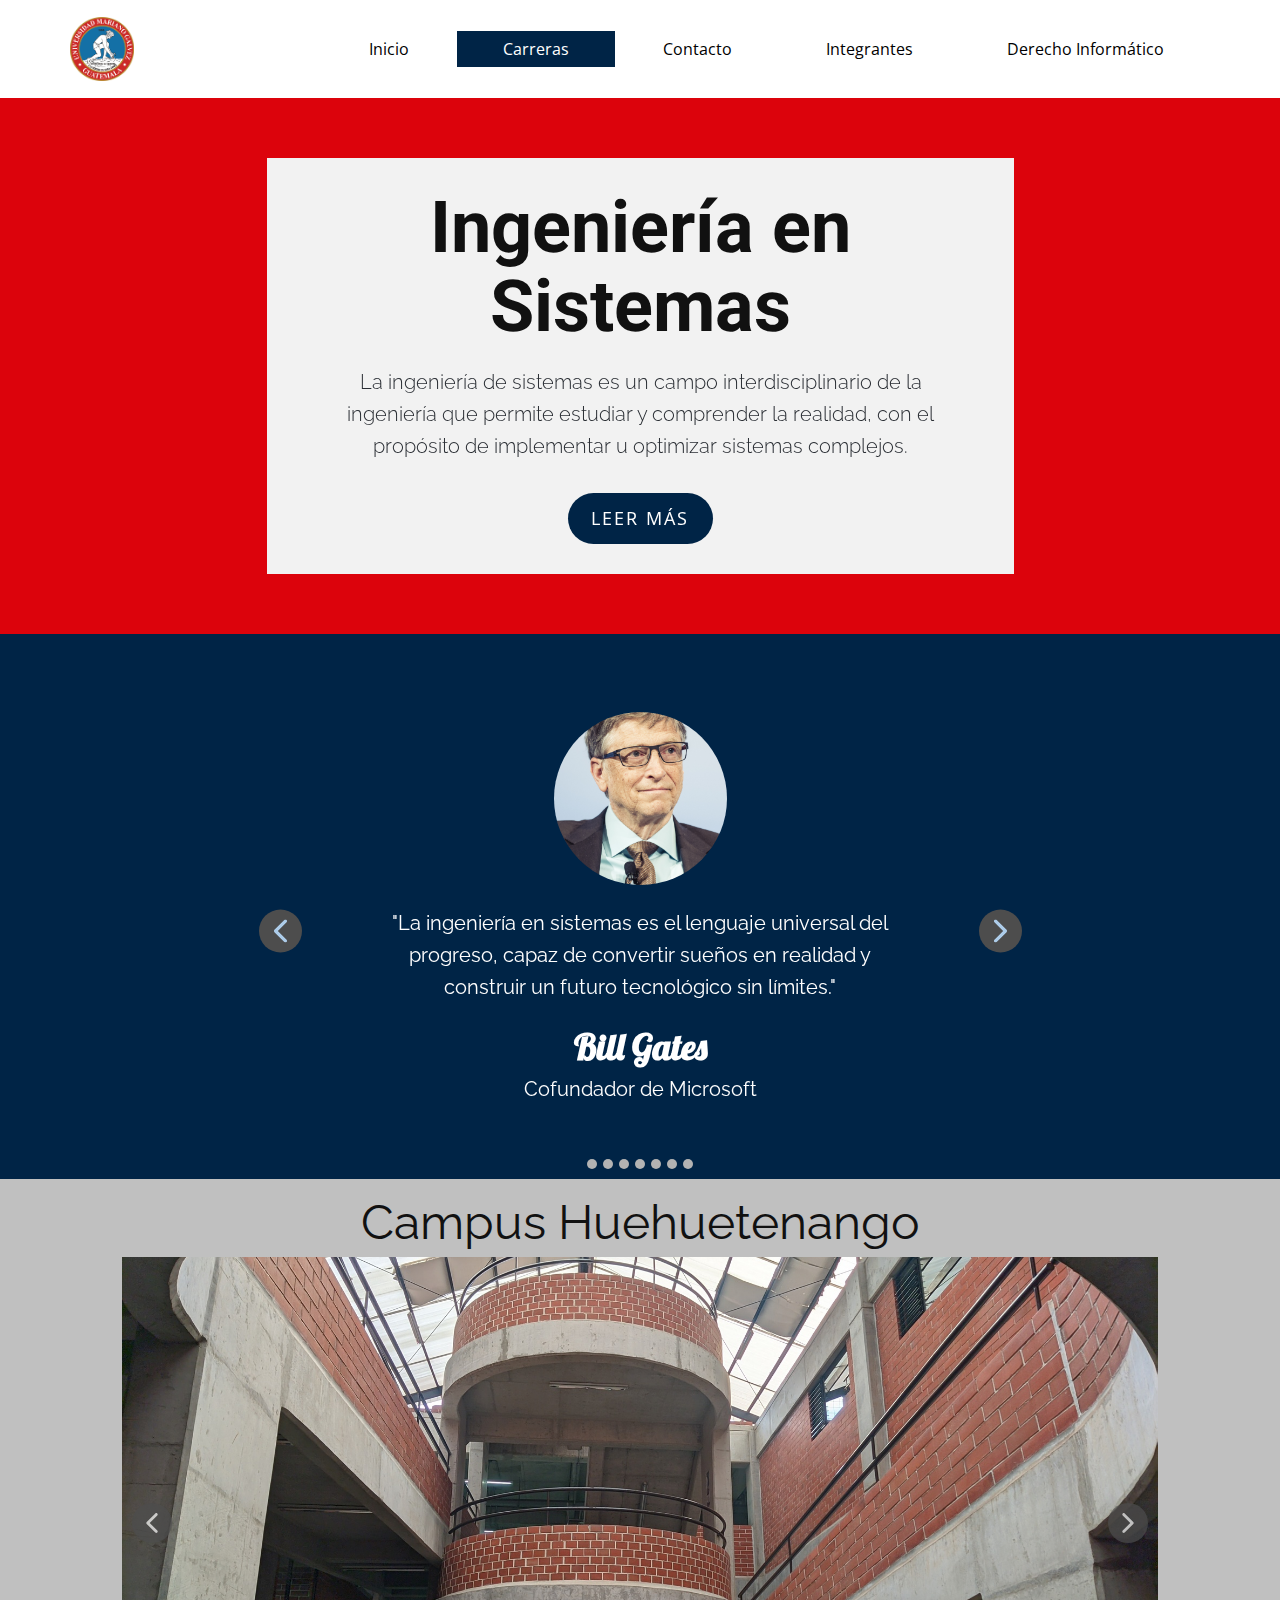
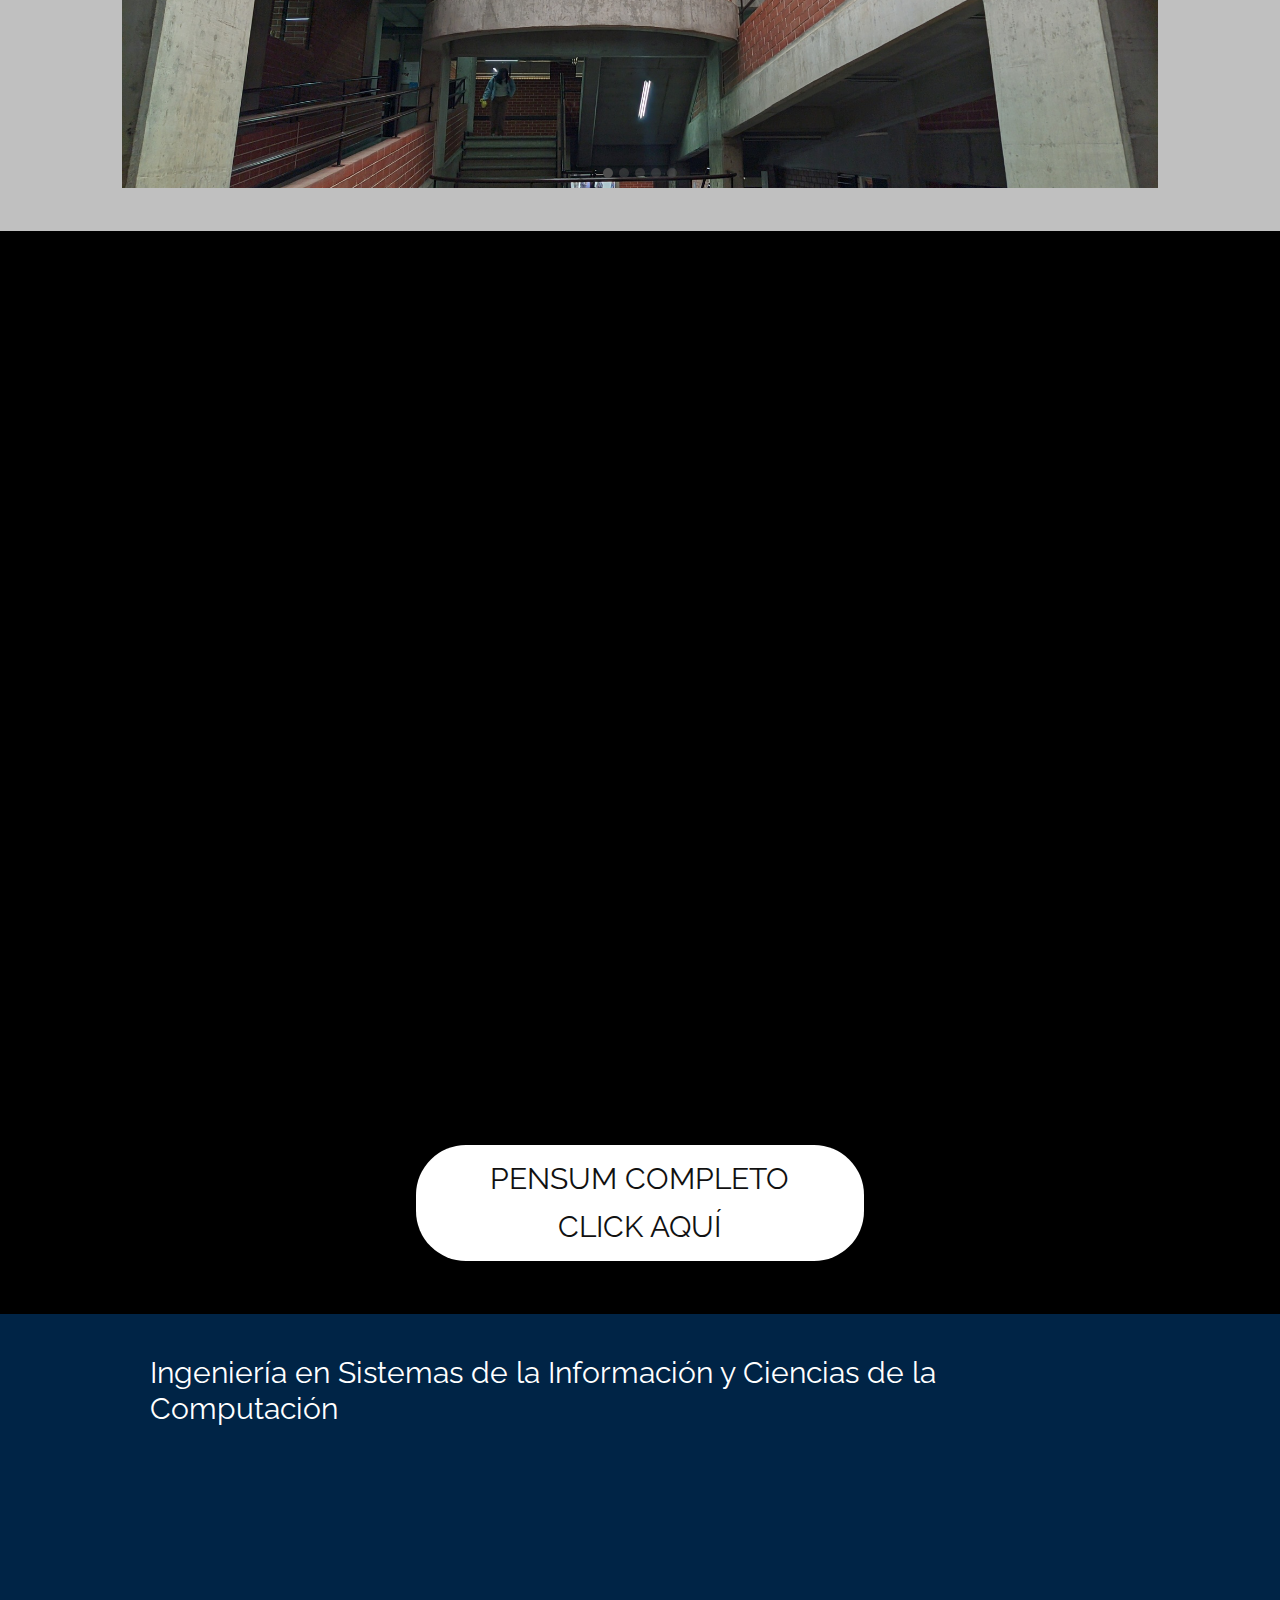
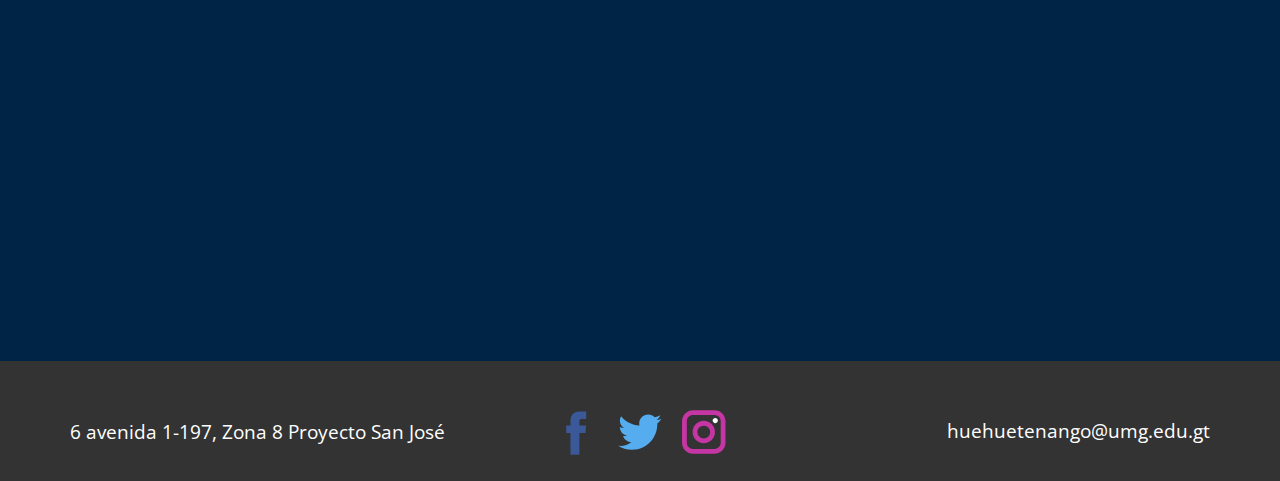
<file: Carreras.html>
<!DOCTYPE html>
<html style="font-size: 16px;" lang="es"><head>
    <meta name="viewport" content="width=device-width, initial-scale=1.0">
    <meta charset="utf-8">
    <meta name="keywords" content="Ingeniería en Sistemas, Sample Headline, Uniqueness. Enjoyment. Ever Forward.">
    <meta name="description" content="">
    <title>Carreras</title>
    <link rel="stylesheet" href="nicepage.css" media="screen">
<link rel="stylesheet" href="Carreras.css" media="screen">
    <script class="u-script" type="text/javascript" src="jquery.js" defer=""></script>
    <script class="u-script" type="text/javascript" src="nicepage.js" defer=""></script>
    <meta name="generator" content="Nicepage 5.10.3, nicepage.com">
    <link id="u-theme-google-font" rel="stylesheet" href="https://fonts.googleapis.com/css?family=Roboto:100,100i,300,300i,400,400i,500,500i,700,700i,900,900i|Open+Sans:300,300i,400,400i,500,500i,600,600i,700,700i,800,800i">
    <link id="u-page-google-font" rel="stylesheet" href="https://fonts.googleapis.com/css?family=Raleway:100,100i,200,200i,300,300i,400,400i,500,500i,600,600i,700,700i,800,800i,900,900i|Lobster:400|Ubuntu:300,300i,400,400i,500,500i,700,700i">
    
    
    
    
    
    
    <script type="application/ld+json">{
		"@context": "http://schema.org",
		"@type": "Organization",
		"name": "Site1",
		"logo": "images/umg.png",
		"sameAs": [
				"https://www.facebook.com/profile.php?id=100063558099325",
				"https://twitter.com/marianogalvez",
				"https://www.instagram.com/sistemas.umg.huehue/"
		]
}</script>
    <meta name="theme-color" content="#478ac9">
    <meta name="twitter:site" content="@">
    <meta name="twitter:card" content="summary_large_image">
    <meta name="twitter:title" content="Carreras">
    <meta name="twitter:description" content="Site1">
    <meta property="og:title" content="Carreras">
    <meta property="og:type" content="website">
  <meta data-intl-tel-input-cdn-path="intlTelInput/"></head>
  <body class="u-body u-xl-mode" data-lang="es"><header class="u-clearfix u-header u-header" id="sec-812b"><div class="u-clearfix u-sheet u-sheet-1">
        <a href="https://nicepage.com" class="u-image u-logo u-image-1" data-image-width="293" data-image-height="294">
          <img src="images/umg.png" class="u-logo-image u-logo-image-1">
        </a>
        <nav class="u-menu u-menu-one-level u-offcanvas u-menu-1">
          <div class="menu-collapse" style="font-size: 1rem; letter-spacing: 0px;">
            <a class="u-button-style u-custom-left-right-menu-spacing u-custom-padding-bottom u-custom-text-hover-color u-custom-top-bottom-menu-spacing u-nav-link u-text-active-palette-1-base u-text-hover-palette-2-base" href="#" style="padding: 11px 18px; font-size: calc(1em + 22px);">
              <svg class="u-svg-link" viewBox="0 0 24 24"><use xmlns:xlink="http://www.w3.org/1999/xlink" xlink:href="#menu-hamburger"></use></svg>
              <svg class="u-svg-content" version="1.1" id="menu-hamburger" viewBox="0 0 16 16" x="0px" y="0px" xmlns:xlink="http://www.w3.org/1999/xlink" xmlns="http://www.w3.org/2000/svg"><g><rect y="1" width="16" height="2"></rect><rect y="7" width="16" height="2"></rect><rect y="13" width="16" height="2"></rect>
</g></svg>
            </a>
          </div>
          <div class="u-custom-menu u-nav-container">
            <ul class="u-nav u-spacing-2 u-unstyled u-nav-1"><li class="u-nav-item"><a class="u-active-custom-color-1 u-border-active-palette-1-base u-border-hover-palette-1-base u-border-no-left u-border-no-right u-border-no-top u-button-style u-hover-custom-color-3 u-nav-link u-text-active-white u-text-black u-text-hover-custom-color-1 u-white" href="Inicio.html" style="padding: 10px 46px;">Inicio</a>
</li><li class="u-nav-item"><a class="u-active-custom-color-1 u-border-active-palette-1-base u-border-hover-palette-1-base u-border-no-left u-border-no-right u-border-no-top u-button-style u-hover-custom-color-3 u-nav-link u-text-active-white u-text-black u-text-hover-custom-color-1 u-white" href="Carreras.html" style="padding: 10px 46px;">Carreras</a>
</li><li class="u-nav-item"><a class="u-active-custom-color-1 u-border-active-palette-1-base u-border-hover-palette-1-base u-border-no-left u-border-no-right u-border-no-top u-button-style u-hover-custom-color-3 u-nav-link u-text-active-white u-text-black u-text-hover-custom-color-1 u-white" href="Contacto.html" style="padding: 10px 46px;">Contacto</a>
</li><li class="u-nav-item"><a class="u-active-custom-color-1 u-border-active-palette-1-base u-border-hover-palette-1-base u-border-no-left u-border-no-right u-border-no-top u-button-style u-hover-custom-color-3 u-nav-link u-text-active-white u-text-black u-text-hover-custom-color-1 u-white" href="Integrantes.html" style="padding: 10px 46px;">Integrantes</a>
</li><li class="u-nav-item"><a class="u-active-custom-color-1 u-border-active-palette-1-base u-border-hover-palette-1-base u-border-no-left u-border-no-right u-border-no-top u-button-style u-hover-custom-color-3 u-nav-link u-text-active-white u-text-black u-text-hover-custom-color-1 u-white" href="Derecho-Informático.html" style="padding: 10px 46px;">Derecho Informático</a>
</li></ul>
          </div>
          <div class="u-custom-menu u-nav-container-collapse">
            <div class="u-black u-container-style u-inner-container-layout u-opacity u-opacity-95 u-sidenav">
              <div class="u-inner-container-layout u-sidenav-overflow">
                <div class="u-menu-close"></div>
                <ul class="u-align-center u-nav u-popupmenu-items u-unstyled u-nav-2"><li class="u-nav-item"><a class="u-button-style u-nav-link" href="Inicio.html">Inicio</a>
</li><li class="u-nav-item"><a class="u-button-style u-nav-link" href="Carreras.html">Carreras</a>
</li><li class="u-nav-item"><a class="u-button-style u-nav-link" href="Contacto.html">Contacto</a>
</li><li class="u-nav-item"><a class="u-button-style u-nav-link" href="Integrantes.html">Integrantes</a>
</li><li class="u-nav-item"><a class="u-button-style u-nav-link" href="Derecho-Informático.html">Derecho Informático</a>
</li></ul>
              </div>
            </div>
            <div class="u-black u-menu-overlay u-opacity u-opacity-70"></div>
          </div>
        </nav>
      </div></header>
    <section class="u-align-left u-clearfix u-custom-color-3 u-section-1" id="sec-4881">
      <div class="u-clearfix u-sheet u-valign-middle u-sheet-1">
        <div class="u-align-center u-container-style u-grey-5 u-group u-group-1" data-animation-name="customAnimationIn" data-animation-duration="1000">
          <div class="u-container-layout u-valign-middle u-container-layout-1">
            <h1 class="u-text u-text-default u-text-1" data-animation-name="customAnimationIn" data-animation-duration="1000">Ingeniería en Sistemas</h1>
            <p class="u-custom-font u-font-raleway u-text u-text-palette-5-dark-3 u-text-2"> La ingeniería de sistemas es un campo interdisciplinario de la ingeniería que permite estudiar y comprender la realidad, con el propósito de implementar u optimizar sistemas complejos.</p>
            <a href="Carreras.html#carousel_c90b" class="u-active-custom-color-3 u-border-none u-btn u-btn-round u-button-style u-color-scheme-summer-time u-color-style-multicolor-1 u-custom-color-1 u-hover-custom-color-3 u-radius-50 u-btn-1">leer más</a>
          </div>
        </div>
      </div>
    </section>
    <section class="u-align-center u-clearfix u-custom-color-1 u-section-2" id="sec-1dc7">
      <div class="u-clearfix u-sheet u-valign-bottom-lg u-valign-bottom-md u-valign-bottom-xl u-sheet-1">
        <div id="carousel-5989" data-interval="5500" data-u-ride="carousel" class="u-carousel u-carousel-duration-1000 u-expanded-width-sm u-expanded-width-xs u-slider u-slider-1">
          <ol class="u-absolute-hcenter u-carousel-indicators u-carousel-indicators-1">
            <li data-u-target="#carousel-5989" class="u-active u-grey-30 u-shape-circle" data-u-slide-to="0" style="width: 10px; height: 10px;"></li>
            <li data-u-target="#carousel-5989" class="u-grey-30 u-shape-circle" data-u-slide-to="1" style="width: 10px; height: 10px;"></li>
            <li data-u-target="#carousel-5989" class="u-grey-30 u-shape-circle" data-u-slide-to="2" style="width: 10px; height: 10px;"></li>
            <li data-u-target="#carousel-5989" class="u-grey-30 u-shape-circle" data-u-slide-to="3" style="width: 10px; height: 10px;"></li>
            <li data-u-target="#carousel-5989" class="u-grey-30 u-shape-circle" data-u-slide-to="4" style="width: 10px; height: 10px;"></li>
            <li data-u-target="#carousel-5989" class="u-grey-30 u-shape-circle" data-u-slide-to="5" style="width: 10px; height: 10px;"></li>
            <li data-u-target="#carousel-5989" class="u-grey-30 u-shape-circle" data-u-slide-to="6" style="width: 10px; height: 10px;"></li>
          </ol>
          <div class="u-carousel-inner" role="listbox" style="">
            <div class="u-active u-align-center u-carousel-item u-container-style u-slide">
              <div class="u-container-layout u-valign-top u-container-layout-1">
                <div alt="" class="u-image u-image-circle u-image-1" data-image-width="1141" data-image-height="1557"></div>
                <p class="u-custom-font u-font-raleway u-large-text u-text u-text-variant u-text-1"> "La ingeniería en sistemas es el lenguaje universal del progreso, capaz de convertir sueños en realidad y construir un futuro tecnológico sin límites."</p>
                <h4 class="u-custom-font u-font-lobster u-text u-text-default u-text-2">Bill Gates<br>
                </h4>
                <h6 class="u-custom-font u-font-raleway u-text u-text-default u-text-3">Cofundador de Microsoft</h6>
              </div>
            </div>
            <div class="u-align-center u-carousel-item u-container-style u-slide">
              <div class="u-container-layout u-container-layout-2">
                <div alt="" class="u-image u-image-circle u-image-2" data-image-width="2226" data-image-height="2767"></div>
                <p class="u-custom-font u-font-raleway u-large-text u-text u-text-variant u-text-4"> "La ingeniería en sistemas es una disciplina fundamental para construir tecnología que cambia el mundo. Es una carrera desafiante pero gratificante, que te permite crear soluciones innovadoras y hacer una diferencia"</p>
                <h4 class="u-custom-font u-font-lobster u-text u-text-default u-text-5">Mark Zuckerberg</h4>
                <h6 class="u-custom-font u-font-raleway u-text u-text-default u-text-6">CEO de Facebook</h6>
              </div>
            </div>
            <div class="u-align-center u-carousel-item u-container-style u-slide">
              <div class="u-container-layout u-container-layout-3">
                <img class="u-image u-image-circle u-image-3" src="images/Untitled-19-885x500.png" alt="" data-image-width="885" data-image-height="500">
                <p class="u-custom-font u-font-raleway u-text u-text-default u-text-7"> "La alegría más grande de todos mis logros ha sido poder demostrar que los guatemaltecos también existen, porque no fue un estadounidense ni un alemán el que llegó hasta acá, fue un guatemalteco"</p>
                <p class="u-custom-font u-font-lobster u-text u-text-default u-text-8">Sergio Flores</p>
                <p class="u-custom-font u-font-raleway u-text u-text-default u-text-9">Ingeniero guatemalteco en Samsung Electro-Mechanics, en Corea.</p>
              </div>
            </div>
            <div class="u-carousel-item u-container-style u-slide">
              <div class="u-container-layout u-valign-top-sm u-valign-top-xs u-container-layout-4">
                <img class="u-image u-image-circle u-image-4" src="images/turing.webp" alt="" data-image-width="149" data-image-height="143">
                <p class="u-align-center-sm u-align-center-xs u-custom-font u-font-raleway u-text u-text-default u-text-10"> "Los que pueden imaginar cualquier cosa, pueden crear lo imposible".</p>
                <p class="u-custom-font u-font-lobster u-text u-text-default u-text-11">Alan Turing</p>
                <p class="u-align-center u-custom-font u-font-raleway u-text u-text-default u-text-12">Uno de los padres de la ciencia ​​de la computación y precursor de la informática moderna.</p>
              </div>
            </div>
            <div class="u-carousel-item u-container-style u-slide">
              <div class="u-container-layout u-valign-bottom-lg u-valign-bottom-md u-valign-bottom-sm u-valign-bottom-xs u-container-layout-5">
                <img class="u-image u-image-circle u-image-5" src="images/Steve_Jobs_Headshot_2010-CROP_cropped_2.jpg" alt="" data-image-width="800" data-image-height="774">
                <p class="u-align-center u-custom-font u-font-raleway u-text u-text-default u-text-13"> "La ingeniería en sistemas es la piedra angular de la revolución digital, el arte de convertir complejidad en simplicidad y posibilidades en realidades."&nbsp;</p>
                <p class="u-custom-font u-font-lobster u-text u-text-default u-text-14">Steve Jobs</p>
                <p class="u-align-center u-custom-font u-font-raleway u-hidden-xs u-text u-text-default u-text-15">Fundador de Apple</p>
              </div>
            </div>
            <div class="u-carousel-item u-container-style u-slide">
              <div class="u-container-layout u-valign-top-sm u-valign-top-xs u-container-layout-6">
                <img class="u-image u-image-circle u-image-6" src="images/grace-hopper.jpg" alt="" data-image-width="980" data-image-height="936">
                <p class="u-align-center u-custom-font u-font-raleway u-text u-text-16"> "La ingeniería en sistemas es el motor del progreso tecnológico, el arte de traducir necesidades en soluciones y desafíos en oportunidades."</p>
                <p class="u-custom-font u-font-lobster u-hidden-xs u-text u-text-17">Grace Hooper</p>
                <p class="u-align-center-lg u-align-center-md u-align-center-sm u-align-center-xs u-custom-font u-font-raleway u-hidden-xs u-text u-text-18">Desarrolladora del primer compilador de la historia</p>
              </div>
            </div>
            <div class="u-carousel-item u-container-style u-slide">
              <div class="u-container-layout u-valign-top-lg u-valign-top-md u-valign-top-sm u-valign-top-xs u-container-layout-7">
                <img class="u-image u-image-circle u-image-7" src="images/Elon-Musk-2022.webp" alt="" data-image-width="150" data-image-height="109">
                <p class="u-align-center u-custom-font u-font-raleway u-text u-text-19"> "La ingeniería en sistemas es el puente entre la imaginación y la ejecución, donde la creatividad se convierte en código y la innovación en experiencia."</p>
                <p class="u-custom-font u-font-lobster u-text u-text-20">Elon Musk</p>
                <p class="u-align-center u-custom-font u-font-raleway u-text u-text-21">CEO de SpaceX</p>
              </div>
            </div>
          </div>
          <a class="u-absolute-vcenter u-carousel-control u-carousel-control-prev u-grey-70 u-hidden-xs u-icon-circle u-spacing-10 u-carousel-control-1" href="#carousel-5989" role="button" data-u-slide="prev">
            <span aria-hidden="true">
              <svg viewBox="0 0 451.847 451.847"><path d="M97.141,225.92c0-8.095,3.091-16.192,9.259-22.366L300.689,9.27c12.359-12.359,32.397-12.359,44.751,0
c12.354,12.354,12.354,32.388,0,44.748L173.525,225.92l171.903,171.909c12.354,12.354,12.354,32.391,0,44.744
c-12.354,12.365-32.386,12.365-44.745,0l-194.29-194.281C100.226,242.115,97.141,234.018,97.141,225.92z"></path></svg>
            </span>
            <span class="sr-only">
              <svg viewBox="0 0 451.847 451.847"><path d="M97.141,225.92c0-8.095,3.091-16.192,9.259-22.366L300.689,9.27c12.359-12.359,32.397-12.359,44.751,0
c12.354,12.354,12.354,32.388,0,44.748L173.525,225.92l171.903,171.909c12.354,12.354,12.354,32.391,0,44.744
c-12.354,12.365-32.386,12.365-44.745,0l-194.29-194.281C100.226,242.115,97.141,234.018,97.141,225.92z"></path></svg>
            </span>
          </a>
          <a class="u-absolute-vcenter u-carousel-control u-carousel-control-next u-grey-70 u-hidden-xs u-icon-circle u-spacing-10 u-carousel-control-2" href="#carousel-5989" role="button" data-u-slide="next">
            <span aria-hidden="true">
              <svg viewBox="0 0 451.846 451.847"><path d="M345.441,248.292L151.154,442.573c-12.359,12.365-32.397,12.365-44.75,0c-12.354-12.354-12.354-32.391,0-44.744
L278.318,225.92L106.409,54.017c-12.354-12.359-12.354-32.394,0-44.748c12.354-12.359,32.391-12.359,44.75,0l194.287,194.284
c6.177,6.18,9.262,14.271,9.262,22.366C354.708,234.018,351.617,242.115,345.441,248.292z"></path></svg>
            </span>
            <span class="sr-only">
              <svg viewBox="0 0 451.846 451.847"><path d="M345.441,248.292L151.154,442.573c-12.359,12.365-32.397,12.365-44.75,0c-12.354-12.354-12.354-32.391,0-44.744
L278.318,225.92L106.409,54.017c-12.354-12.359-12.354-32.394,0-44.748c12.354-12.359,32.391-12.359,44.75,0l194.287,194.284
c6.177,6.18,9.262,14.271,9.262,22.366C354.708,234.018,351.617,242.115,345.441,248.292z"></path></svg>
            </span>
          </a>
        </div>
      </div>
      <style data-mode="XXL">@media (max-width: 0px) {
   .u-section-2 {
    background-image: none;
  }
  .u-section-2 .u-sheet-1 {
    min-height: 579px;
  }
  .u-section-2 .u-slider-1 {
    min-height: 480px;
    width: 763px;
    margin-top: 50px;
    margin-bottom: 50px;
    margin-left: auto;
    margin-right: auto;
  }
  .u-section-2 .u-carousel-indicators-1 {
    position: absolute;
    bottom: 10px;
    width: auto;
    height: auto;
  }
  .u-section-2 .u-container-layout-1 {
    padding-top: 30px;
    padding-bottom: 30px;
    padding-left: 80px;
    padding-right: 80px;
  }
  .u-section-2 .u-image-1 {
    width: 83px;
    height: 83px;
    background-image: url("[data-uri]");
    background-position: 50% 50%;
    margin-top: 0;
    margin-bottom: 0;
    margin-left: auto;
    margin-right: auto;
  }
  .u-section-2 .u-text-1 {
    margin-top: 20px;
    margin-left: 0;
    margin-right: 0;
    margin-bottom: 0;
    font-size: 1.25rem;
  }
  .u-section-2 .u-text-2 {
    font-weight: 700;
    margin-top: 35px;
    margin-left: auto;
    margin-right: auto;
    margin-bottom: 0;
  }
  .u-section-2 .u-text-3 {
    font-size: 1rem;
    font-weight: 400;
    margin-top: 15px;
    margin-left: auto;
    margin-right: auto;
    margin-bottom: 0;
  }
  .u-section-2 .u-container-layout-2 {
    padding-top: 30px;
    padding-bottom: 30px;
    padding-left: 80px;
    padding-right: 80px;
  }
  .u-section-2 .u-image-2 {
    width: 83px;
    height: 83px;
    background-image: url("[data-uri]");
    background-position: 50% 50%;
    margin-top: 0;
    margin-bottom: 0;
    margin-left: auto;
    margin-right: auto;
  }
  .u-section-2 .u-text-4 {
    margin-top: 20px;
    margin-left: 0;
    margin-right: 0;
    margin-bottom: 0;
    font-size: 1.25rem;
  }
  .u-section-2 .u-text-5 {
    font-weight: 700;
    margin-top: 35px;
    margin-left: auto;
    margin-right: auto;
    margin-bottom: 0;
  }
  .u-section-2 .u-text-6 {
    font-size: 1rem;
    font-weight: 400;
    margin-top: 15px;
    margin-left: auto;
    margin-right: auto;
    margin-bottom: 0;
  }
  .u-section-2 .u-carousel-control-1 {
    width: 43px;
    height: 43px;
    background-image: none;
  }
  .u-section-2 .u-carousel-control-2 {
    width: 43px;
    height: 43px;
    background-image: none;
    left: auto;
    position: absolute;
    right: 0;
  }
}</style>
    </section>
    <section class="u-align-center u-clearfix u-grey-25 u-section-3" id="sec-0dd9">
      <div class="u-clearfix u-sheet u-sheet-1">
        <h2 class="u-custom-font u-font-raleway u-text u-text-default u-text-1">Campus Huehuetenango</h2>
        <div class="u-carousel u-expanded-width-xs u-gallery u-layout-carousel u-lightbox u-no-transition u-show-text-none u-gallery-1" data-interval="5000" data-u-ride="carousel" id="carousel-9387">
          <ol class="u-absolute-hcenter u-carousel-indicators u-carousel-indicators-1">
            <li data-u-target="#carousel-9387" data-u-slide-to="0" class="u-active u-grey-70 u-shape-circle" style="width: 10px; height: 10px;"></li>
            <li data-u-target="#carousel-9387" data-u-slide-to="1" class="u-grey-70 u-shape-circle" style="width: 10px; height: 10px;"></li>
            <li data-u-target="#carousel-9387" data-u-slide-to="2" class="u-grey-70 u-shape-circle" style="width: 10px; height: 10px;"></li>
            <li data-u-target="#carousel-9387" data-u-slide-to="3" class="u-grey-70 u-shape-circle" style="width: 10px; height: 10px;"></li>
            <li data-u-target="#carousel-9387" data-u-slide-to="4" class="u-grey-70 u-shape-circle" style="width: 10px; height: 10px;"></li>
          </ol>
          <div class="u-carousel-inner u-gallery-inner" role="listbox">
            <div class="u-active u-carousel-item u-gallery-item u-carousel-item-1">
              <div class="u-back-slide" data-image-width="3840" data-image-height="2160">
                <img class="u-back-image u-expanded" src="images/PXL_20230520_221832810.jpg">
              </div>
              <div class="u-over-slide u-over-slide-1">
                <h3 class="u-gallery-heading"></h3>
                <p class="u-gallery-text"></p>
              </div>
            </div>
            <div class="u-carousel-item u-gallery-item u-carousel-item-2">
              <div class="u-back-slide" data-image-width="3840" data-image-height="2160">
                <img class="u-back-image u-expanded" src="images/PXL_20230520_221942645.jpg">
              </div>
              <div class="u-over-slide u-over-slide-2">
                <h3 class="u-gallery-heading"></h3>
                <p class="u-gallery-text"></p>
              </div>
            </div>
            <div class="u-carousel-item u-gallery-item u-carousel-item-3" data-image-width="3840" data-image-height="2160">
              <div class="u-back-slide">
                <img class="u-back-image u-expanded" src="images/PXL_20230520_222036111.jpg">
              </div>
              <div class="u-over-slide u-over-slide-3">
                <h3 class="u-gallery-heading"></h3>
                <p class="u-gallery-text"></p>
              </div>
              <style data-mode="XL" data-visited="true"></style>
              <style data-mode="LG"></style>
              <style data-mode="MD"></style>
              <style data-mode="SM"></style>
              <style data-mode="XS"></style>
            </div>
            <div class="u-carousel-item u-gallery-item u-carousel-item-4" data-image-width="3840" data-image-height="2160">
              <div class="u-back-slide">
                <img class="u-back-image u-expanded" src="images/PXL_20230520_221947546.jpg">
              </div>
              <div class="u-over-slide u-over-slide-4">
                <h3 class="u-gallery-heading"></h3>
                <p class="u-gallery-text"></p>
              </div>
              <style data-mode="XL" data-visited="true"></style>
              <style data-mode="LG"></style>
              <style data-mode="MD"></style>
              <style data-mode="SM"></style>
              <style data-mode="XS"></style>
            </div>
            <div class="u-carousel-item u-gallery-item u-carousel-item-5" data-image-width="3840" data-image-height="2160">
              <div class="u-back-slide">
                <img class="u-back-image u-expanded" src="images/PXL_20230520_221942645.jpg">
              </div>
              <div class="u-over-slide u-over-slide-5">
                <h3 class="u-gallery-heading"></h3>
                <p class="u-gallery-text"></p>
              </div>
              <style data-mode="XL" data-visited="true"></style>
              <style data-mode="LG"></style>
              <style data-mode="MD"></style>
              <style data-mode="SM"></style>
              <style data-mode="XS"></style>
            </div>
          </div>
          <a class="u-absolute-vcenter u-carousel-control u-carousel-control-prev u-grey-70 u-icon-circle u-opacity u-opacity-70 u-spacing-10 u-text-white u-carousel-control-1" href="#carousel-9387" role="button" data-u-slide="prev">
            <span aria-hidden="true">
              <svg viewBox="0 0 451.847 451.847"><path d="M97.141,225.92c0-8.095,3.091-16.192,9.259-22.366L300.689,9.27c12.359-12.359,32.397-12.359,44.751,0
c12.354,12.354,12.354,32.388,0,44.748L173.525,225.92l171.903,171.909c12.354,12.354,12.354,32.391,0,44.744
c-12.354,12.365-32.386,12.365-44.745,0l-194.29-194.281C100.226,242.115,97.141,234.018,97.141,225.92z"></path></svg>
            </span>
            <span class="sr-only">
              <svg viewBox="0 0 451.847 451.847"><path d="M97.141,225.92c0-8.095,3.091-16.192,9.259-22.366L300.689,9.27c12.359-12.359,32.397-12.359,44.751,0
c12.354,12.354,12.354,32.388,0,44.748L173.525,225.92l171.903,171.909c12.354,12.354,12.354,32.391,0,44.744
c-12.354,12.365-32.386,12.365-44.745,0l-194.29-194.281C100.226,242.115,97.141,234.018,97.141,225.92z"></path></svg>
            </span>
          </a>
          <a class="u-absolute-vcenter u-carousel-control u-carousel-control-next u-grey-70 u-icon-circle u-opacity u-opacity-70 u-spacing-10 u-text-white u-carousel-control-2" href="#carousel-9387" role="button" data-u-slide="next">
            <span aria-hidden="true">
              <svg viewBox="0 0 451.846 451.847"><path d="M345.441,248.292L151.154,442.573c-12.359,12.365-32.397,12.365-44.75,0c-12.354-12.354-12.354-32.391,0-44.744
L278.318,225.92L106.409,54.017c-12.354-12.359-12.354-32.394,0-44.748c12.354-12.359,32.391-12.359,44.75,0l194.287,194.284
c6.177,6.18,9.262,14.271,9.262,22.366C354.708,234.018,351.617,242.115,345.441,248.292z"></path></svg>
            </span>
            <span class="sr-only">
              <svg viewBox="0 0 451.846 451.847"><path d="M345.441,248.292L151.154,442.573c-12.359,12.365-32.397,12.365-44.75,0c-12.354-12.354-12.354-32.391,0-44.744
L278.318,225.92L106.409,54.017c-12.354-12.359-12.354-32.394,0-44.748c12.354-12.359,32.391-12.359,44.75,0l194.287,194.284
c6.177,6.18,9.262,14.271,9.262,22.366C354.708,234.018,351.617,242.115,345.441,248.292z"></path></svg>
            </span>
          </a>
        </div>
      </div>
    </section>
    <section class="u-black u-clearfix u-valign-middle u-section-4" id="carousel_c90b">
      <h2 class="u-align-center u-custom-font u-font-raleway u-text u-text-1" data-animation-name="customAnimationIn" data-animation-duration="1250" data-animation-delay="500">¿Qué puedo esperar de la carrera?</h2>
      <p class="u-align-center u-custom-font u-font-raleway u-text u-text-2" data-animation-name="customAnimationIn" data-animation-duration="1750" data-animation-delay="500">En la Universidad Mariano Gálvez nos preocupamos por la preparación de cada uno de nuestros estudiantes, tanto que llegamos a capacitarlos con los mejores cursos y con las personas más indicadas, para poder asegurar el aprendizaje de cada uno de ellos.<br>
      </p>
      <div class="u-expanded-width u-grey-30 u-shape u-shape-rectangle u-shape-1" data-animation-name="customAnimationIn" data-animation-duration="1500" data-animation-delay="1000"></div>
      <div class="u-list u-list-1">
        <div class="u-repeater u-repeater-1">
          <div class="u-container-style u-list-item u-radius-20 u-repeater-item u-shape-round u-video-cover u-white u-list-item-1" data-animation-name="customAnimationIn" data-animation-duration="1500" data-animation-delay="500" data-animation-direction="">
            <div class="u-container-layout u-similar-container u-container-layout-1">
              <h6 class="u-align-center u-custom-font u-font-ubuntu u-text u-text-default u-text-palette-5-dark-3 u-text-3">Lógica de sistemas</h6>
              <p class="u-align-left u-text u-text-grey-40 u-text-4"> El curso de "Lógica de Sistemas" se centra en el estudio de los principios y métodos de la lógica aplicados a la ingeniería y los sistemas.&nbsp;</p>
            </div>
          </div>
          <div class="u-container-style u-list-item u-radius-20 u-repeater-item u-shape-round u-white u-list-item-2" data-animation-name="customAnimationIn" data-animation-duration="1500" data-animation-delay="500" data-animation-direction="">
            <div class="u-container-layout u-similar-container u-container-layout-2">
              <h6 class="u-align-center u-custom-font u-font-ubuntu u-text u-text-default u-text-palette-5-dark-3 u-text-5">Algoritmos</h6>
              <p class="u-align-left u-text u-text-grey-40 u-text-6"> Este curso se centra en el estudio y análisis de algoritmos, que son conjuntos de instrucciones paso a paso utilizados para resolver problemas y realizar cálculos.</p>
            </div>
          </div>
          <div class="u-container-style u-list-item u-radius-20 u-repeater-item u-shape-round u-video-cover u-white u-list-item-3" data-animation-name="customAnimationIn" data-animation-duration="1500" data-animation-delay="500" data-animation-direction="">
            <div class="u-container-layout u-similar-container u-container-layout-3">
              <h6 class="u-align-center u-custom-font u-font-ubuntu u-text u-text-default u-text-palette-5-dark-3 u-text-7">programación</h6>
              <p class="u-align-left u-text u-text-grey-40 u-text-8"> Este curso se enfoca en enseñar a los estudiantes los fundamentos de la programación de computadoras y proporcionarles las habilidades necesarias para desarrollar software.</p>
            </div>
          </div>
          <div class="u-container-style u-list-item u-radius-20 u-repeater-item u-shape-round u-video-cover u-white u-list-item-4" data-animation-name="customAnimationIn" data-animation-duration="1500" data-animation-delay="500" data-animation-direction="">
            <div class="u-container-layout u-similar-container u-container-layout-4">
              <h6 class="u-align-center u-custom-font u-font-ubuntu u-text u-text-default u-text-palette-5-dark-3 u-text-9">cálculo</h6>
              <p class="u-align-left u-text u-text-grey-40 u-text-10"> El cálculo es una rama de las matemáticas que se centra en el estudio de las tasas de cambio, la acumulación y el análisis de funciones.</p>
            </div>
          </div>
          <div class="u-container-style u-list-item u-radius-20 u-repeater-item u-shape-round u-white u-list-item-5" data-animation-name="customAnimationIn" data-animation-duration="1500" data-animation-delay="500" data-animation-direction="">
            <div class="u-container-layout u-similar-container u-container-layout-5">
              <h6 class="u-align-center u-custom-font u-font-ubuntu u-text u-text-default u-text-palette-5-dark-3 u-text-11">derecho informático</h6>
              <p class="u-align-left u-text u-text-grey-40 u-text-12"> es un curso que aborda la intersección entre el derecho y la tecnología de la información. Se centra en estudiar los aspectos legales relacionados con el uso de la tecnología y los derechos digitales.&nbsp;</p>
            </div>
          </div>
          <div class="u-container-style u-list-item u-radius-20 u-repeater-item u-shape-round u-video-cover u-white u-list-item-6" data-animation-name="customAnimationIn" data-animation-duration="1500" data-animation-delay="500" data-animation-direction="">
            <div class="u-container-layout u-similar-container u-container-layout-6">
              <h6 class="u-align-center u-custom-font u-font-ubuntu u-text u-text-default u-text-palette-5-dark-3 u-text-13">física</h6>
              <p class="u-align-left u-text u-text-grey-40 u-text-14"> La física es una disciplina científica que se centra en el estudio de las propiedades y el comportamiento de la materia y la energía, así como las interacciones entre ellos.</p>
            </div>
          </div>
        </div>
      </div>
      <a href="https://apps1.umg.edu.gt/pensum/0904/2014.pdf" class="u-active-black u-border-2 u-border-active-white u-border-hover-black u-btn u-btn-round u-button-style u-custom-font u-font-raleway u-hover-palette-3-base u-radius-50 u-white u-btn-1" target="_blank">PENSUM COMPLETO<br>CLICK AQUÍ
      </a>
    </section>
    <section class="u-clearfix u-custom-color-1 u-section-5" id="sec-ae35">
      <div class="u-clearfix u-sheet u-valign-middle-lg u-valign-middle-xl u-sheet-1">
        <h5 class="u-align-center-lg u-align-center-md u-align-center-sm u-align-center-xs u-custom-font u-font-raleway u-text u-text-default-lg u-text-default-md u-text-default-sm u-text-default-xl u-text-1">Ingeniería en Sistemas de la Información y Ciencias de la Computación</h5>
        <div class="u-container-style u-expanded-width-lg u-expanded-width-xl u-group u-image u-shape-rectangle u-image-1" data-image-width="3840" data-image-height="2160" data-animation-name="customAnimationIn" data-animation-duration="1000">
          <div class="u-container-layout u-container-layout-1"></div>
        </div>
      </div>
    </section>
    
    
    <footer class="u-align-center u-clearfix u-footer u-grey-80 u-footer" id="sec-4d4d"><div class="u-clearfix u-sheet u-sheet-1">
        <a href="mailto:huehuetenango@umg.edu.gt" class="u-active-none u-bottom-left-radius-0 u-bottom-right-radius-0 u-btn u-btn-rectangle u-button-style u-hover-none u-none u-radius-0 u-text-body-alt-color u-top-left-radius-0 u-top-right-radius-0 u-btn-1">huehuetenango@umg.edu.gt</a>
        <div class="u-social-icons u-spacing-10 u-social-icons-1">
          <a class="u-social-url" title="facebook" target="_blank" href="https://www.facebook.com/profile.php?id=100063558099325"><span class="u-icon u-social-facebook u-social-icon u-icon-1"><svg class="u-svg-link" preserveAspectRatio="xMidYMin slice" viewBox="0 0 112 112" style=""><use xmlns:xlink="http://www.w3.org/1999/xlink" xlink:href="#svg-2cdd"></use></svg><svg class="u-svg-content" viewBox="0 0 112 112" x="0" y="0" id="svg-2cdd"><path fill="currentColor" d="M75.5,28.8H65.4c-1.5,0-4,0.9-4,4.3v9.4h13.9l-1.5,15.8H61.4v45.1H42.8V58.3h-8.8V42.4h8.8V32.2
c0-7.4,3.4-18.8,18.8-18.8h13.8v15.4H75.5z"></path></svg></span>
          </a>
          <a class="u-social-url" title="twitter" target="_blank" href="https://twitter.com/marianogalvez"><span class="u-icon u-social-icon u-social-twitter u-icon-2"><svg class="u-svg-link" preserveAspectRatio="xMidYMin slice" viewBox="0 0 112 112" style=""><use xmlns:xlink="http://www.w3.org/1999/xlink" xlink:href="#svg-b350"></use></svg><svg class="u-svg-content" viewBox="0 0 112 112" x="0" y="0" id="svg-b350"><path fill="currentColor" d="M92.2,38.2c0,0.8,0,1.6,0,2.3c0,24.3-18.6,52.4-52.6,52.4c-10.6,0.1-20.2-2.9-28.5-8.2
	c1.4,0.2,2.9,0.2,4.4,0.2c8.7,0,16.7-2.9,23-7.9c-8.1-0.2-14.9-5.5-17.3-12.8c1.1,0.2,2.4,0.2,3.4,0.2c1.6,0,3.3-0.2,4.8-0.7
	c-8.4-1.6-14.9-9.2-14.9-18c0-0.2,0-0.2,0-0.2c2.5,1.4,5.4,2.2,8.4,2.3c-5-3.3-8.3-8.9-8.3-15.4c0-3.4,1-6.5,2.5-9.2
	c9.1,11.1,22.7,18.5,38,19.2c-0.2-1.4-0.4-2.8-0.4-4.3c0.1-10,8.3-18.2,18.5-18.2c5.4,0,10.1,2.2,13.5,5.7c4.3-0.8,8.1-2.3,11.7-4.5
	c-1.4,4.3-4.3,7.9-8.1,10.1c3.7-0.4,7.3-1.4,10.6-2.9C98.9,32.3,95.7,35.5,92.2,38.2z"></path></svg></span>
          </a>
          <a class="u-social-url" title="instagram" target="_blank" href="https://www.instagram.com/sistemas.umg.huehue/"><span class="u-icon u-social-icon u-social-instagram u-icon-3"><svg class="u-svg-link" preserveAspectRatio="xMidYMin slice" viewBox="0 0 112 112" style=""><use xmlns:xlink="http://www.w3.org/1999/xlink" xlink:href="#svg-3453"></use></svg><svg class="u-svg-content" viewBox="0 0 112 112" x="0" y="0" id="svg-3453"><path fill="currentColor" d="M55.9,32.9c-12.8,0-23.2,10.4-23.2,23.2s10.4,23.2,23.2,23.2s23.2-10.4,23.2-23.2S68.7,32.9,55.9,32.9z
	 M55.9,69.4c-7.4,0-13.3-6-13.3-13.3c-0.1-7.4,6-13.3,13.3-13.3s13.3,6,13.3,13.3C69.3,63.5,63.3,69.4,55.9,69.4z"></path><path fill="#FFFFFF" d="M79.7,26.8c-3,0-5.4,2.5-5.4,5.4s2.5,5.4,5.4,5.4c3,0,5.4-2.5,5.4-5.4S82.7,26.8,79.7,26.8z"></path><path fill="currentColor" d="M78.2,11H33.5C21,11,10.8,21.3,10.8,33.7v44.7c0,12.6,10.2,22.8,22.7,22.8h44.7c12.6,0,22.7-10.2,22.7-22.7
	V33.7C100.8,21.1,90.6,11,78.2,11z M91,78.4c0,7.1-5.8,12.8-12.8,12.8H33.5c-7.1,0-12.8-5.8-12.8-12.8V33.7
	c0-7.1,5.8-12.8,12.8-12.8h44.7c7.1,0,12.8,5.8,12.8,12.8V78.4z"></path></svg></span>
          </a>
        </div>
        <a href="https://www.google.com/maps/place/Universidad+Mariano+G%C3%A1lvez/@15.3175876,-91.4885003,17z/data=!3m1!4b1!4m6!3m5!1s0x858c15d235f4a3c9:0x55475dc85b5ed10b!8m2!3d15.3175876!4d-91.4859254!16s%2Fg%2F11hv43rkv?entry=ttu" class="u-active-none u-bottom-left-radius-0 u-bottom-right-radius-0 u-btn u-btn-rectangle u-button-style u-hover-none u-none u-radius-0 u-text-body-alt-color u-top-left-radius-0 u-top-right-radius-0 u-btn-2" target="_blank"> 6 avenida 1-197, Zona 8 Proyecto San José</a>
      </div></footer>

</body></html>
</file>
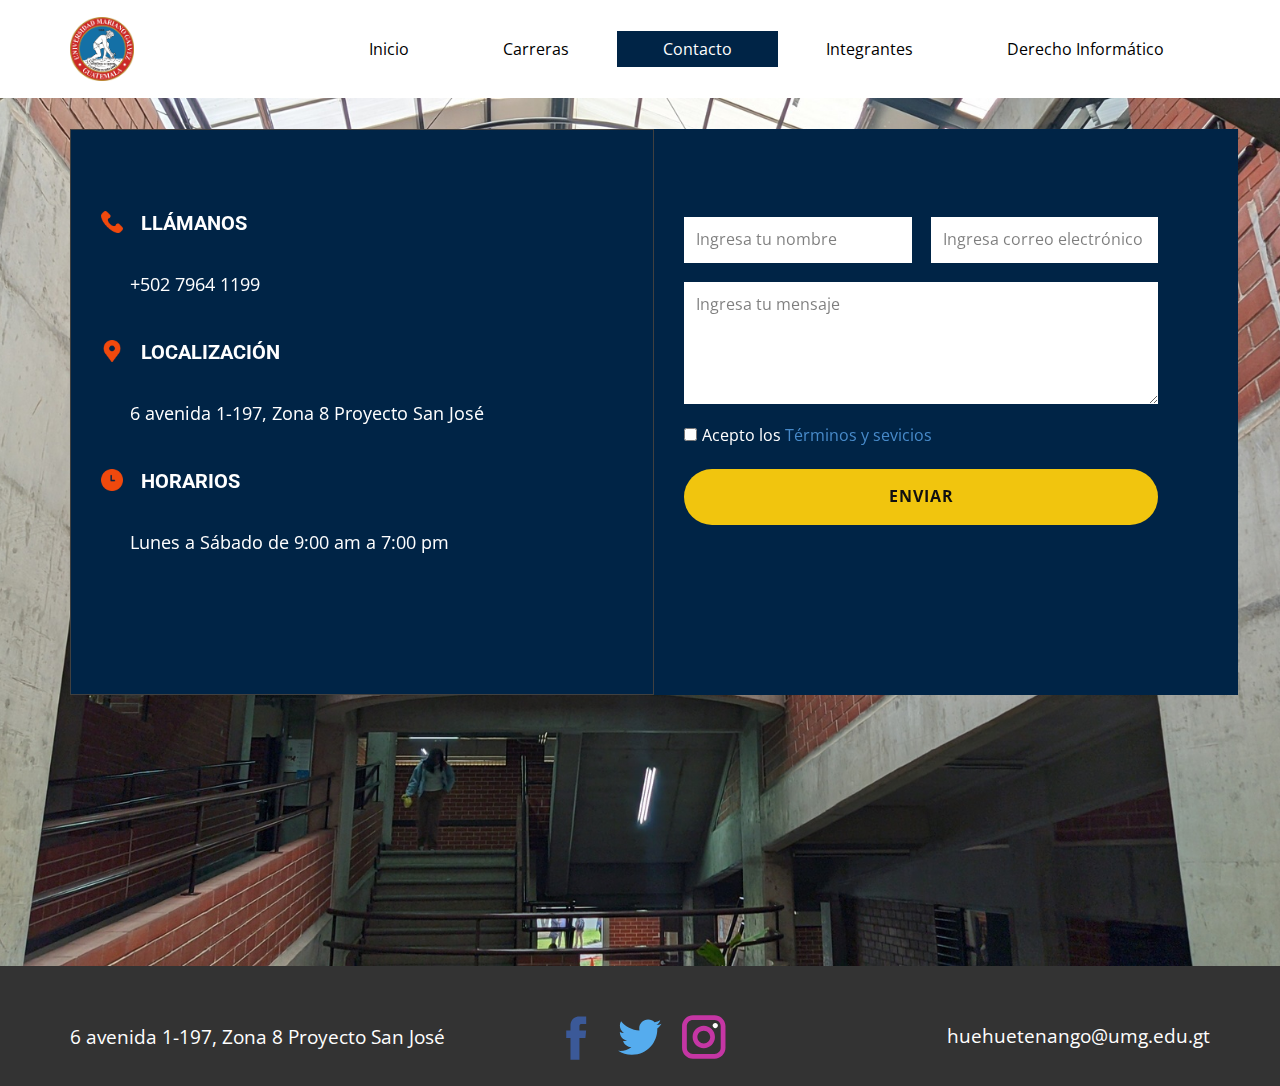
<file: Contacto.html>
<!DOCTYPE html>
<html style="font-size: 16px;" lang="es"><head>
    <meta name="viewport" content="width=device-width, initial-scale=1.0">
    <meta charset="utf-8">
    <meta name="keywords" content="">
    <meta name="description" content="">
    <title>Contacto</title>
    <link rel="stylesheet" href="nicepage.css" media="screen">
<link rel="stylesheet" href="Contacto.css" media="screen">
    <script class="u-script" type="text/javascript" src="jquery.js" defer=""></script>
    <script class="u-script" type="text/javascript" src="nicepage.js" defer=""></script>
    <meta name="generator" content="Nicepage 5.10.3, nicepage.com">
    <meta name="referrer" content="origin">
    <link id="u-theme-google-font" rel="stylesheet" href="https://fonts.googleapis.com/css?family=Roboto:100,100i,300,300i,400,400i,500,500i,700,700i,900,900i|Open+Sans:300,300i,400,400i,500,500i,600,600i,700,700i,800,800i">
    
    
    <script type="application/ld+json">{
		"@context": "http://schema.org",
		"@type": "Organization",
		"name": "Site1",
		"logo": "images/umg.png",
		"sameAs": [
				"https://www.facebook.com/profile.php?id=100063558099325",
				"https://twitter.com/marianogalvez",
				"https://www.instagram.com/sistemas.umg.huehue/"
		]
}</script>
    <meta name="theme-color" content="#478ac9">
    <meta name="twitter:site" content="@">
    <meta name="twitter:card" content="summary_large_image">
    <meta name="twitter:title" content="Contacto">
    <meta name="twitter:description" content="Site1">
    <meta property="og:title" content="Contacto">
    <meta property="og:type" content="website">
  <meta data-intl-tel-input-cdn-path="intlTelInput/"></head>
  <body class="u-body u-xl-mode" data-lang="es"><header class="u-clearfix u-header u-header" id="sec-812b"><div class="u-clearfix u-sheet u-sheet-1">
        <a href="https://nicepage.com" class="u-image u-logo u-image-1" data-image-width="293" data-image-height="294">
          <img src="images/umg.png" class="u-logo-image u-logo-image-1">
        </a>
        <nav class="u-menu u-menu-one-level u-offcanvas u-menu-1">
          <div class="menu-collapse" style="font-size: 1rem; letter-spacing: 0px;">
            <a class="u-button-style u-custom-left-right-menu-spacing u-custom-padding-bottom u-custom-text-hover-color u-custom-top-bottom-menu-spacing u-nav-link u-text-active-palette-1-base u-text-hover-palette-2-base" href="#" style="padding: 11px 18px; font-size: calc(1em + 22px);">
              <svg class="u-svg-link" viewBox="0 0 24 24"><use xmlns:xlink="http://www.w3.org/1999/xlink" xlink:href="#menu-hamburger"></use></svg>
              <svg class="u-svg-content" version="1.1" id="menu-hamburger" viewBox="0 0 16 16" x="0px" y="0px" xmlns:xlink="http://www.w3.org/1999/xlink" xmlns="http://www.w3.org/2000/svg"><g><rect y="1" width="16" height="2"></rect><rect y="7" width="16" height="2"></rect><rect y="13" width="16" height="2"></rect>
</g></svg>
            </a>
          </div>
          <div class="u-custom-menu u-nav-container">
            <ul class="u-nav u-spacing-2 u-unstyled u-nav-1"><li class="u-nav-item"><a class="u-active-custom-color-1 u-border-active-palette-1-base u-border-hover-palette-1-base u-border-no-left u-border-no-right u-border-no-top u-button-style u-hover-custom-color-3 u-nav-link u-text-active-white u-text-black u-text-hover-custom-color-1 u-white" href="Inicio.html" style="padding: 10px 46px;">Inicio</a>
</li><li class="u-nav-item"><a class="u-active-custom-color-1 u-border-active-palette-1-base u-border-hover-palette-1-base u-border-no-left u-border-no-right u-border-no-top u-button-style u-hover-custom-color-3 u-nav-link u-text-active-white u-text-black u-text-hover-custom-color-1 u-white" href="Carreras.html" style="padding: 10px 46px;">Carreras</a>
</li><li class="u-nav-item"><a class="u-active-custom-color-1 u-border-active-palette-1-base u-border-hover-palette-1-base u-border-no-left u-border-no-right u-border-no-top u-button-style u-hover-custom-color-3 u-nav-link u-text-active-white u-text-black u-text-hover-custom-color-1 u-white" href="Contacto.html" style="padding: 10px 46px;">Contacto</a>
</li><li class="u-nav-item"><a class="u-active-custom-color-1 u-border-active-palette-1-base u-border-hover-palette-1-base u-border-no-left u-border-no-right u-border-no-top u-button-style u-hover-custom-color-3 u-nav-link u-text-active-white u-text-black u-text-hover-custom-color-1 u-white" href="Integrantes.html" style="padding: 10px 46px;">Integrantes</a>
</li><li class="u-nav-item"><a class="u-active-custom-color-1 u-border-active-palette-1-base u-border-hover-palette-1-base u-border-no-left u-border-no-right u-border-no-top u-button-style u-hover-custom-color-3 u-nav-link u-text-active-white u-text-black u-text-hover-custom-color-1 u-white" href="Derecho-Informático.html" style="padding: 10px 46px;">Derecho Informático</a>
</li></ul>
          </div>
          <div class="u-custom-menu u-nav-container-collapse">
            <div class="u-black u-container-style u-inner-container-layout u-opacity u-opacity-95 u-sidenav">
              <div class="u-inner-container-layout u-sidenav-overflow">
                <div class="u-menu-close"></div>
                <ul class="u-align-center u-nav u-popupmenu-items u-unstyled u-nav-2"><li class="u-nav-item"><a class="u-button-style u-nav-link" href="Inicio.html">Inicio</a>
</li><li class="u-nav-item"><a class="u-button-style u-nav-link" href="Carreras.html">Carreras</a>
</li><li class="u-nav-item"><a class="u-button-style u-nav-link" href="Contacto.html">Contacto</a>
</li><li class="u-nav-item"><a class="u-button-style u-nav-link" href="Integrantes.html">Integrantes</a>
</li><li class="u-nav-item"><a class="u-button-style u-nav-link" href="Derecho-Informático.html">Derecho Informático</a>
</li></ul>
              </div>
            </div>
            <div class="u-black u-menu-overlay u-opacity u-opacity-70"></div>
          </div>
        </nav>
      </div></header>
    <section class="u-clearfix u-image u-section-1" id="carousel_25d7" data-image-width="3840" data-image-height="2160">
      <div class="u-clearfix u-sheet u-valign-middle-md u-valign-middle-sm u-valign-middle-xs u-sheet-1">
        <div class="u-clearfix u-expanded-width-lg u-expanded-width-md u-expanded-width-sm u-expanded-width-xs u-gradient u-gutter-0 u-layout-wrap u-layout-wrap-1">
          <div class="u-layout">
            <div class="u-layout-row">
              <div class="u-align-left u-container-style u-custom-color-1 u-layout-cell u-size-30 u-layout-cell-1" data-animation-name="customAnimationIn" data-animation-duration="1000">
                <div class="u-border-1 u-border-grey-75 u-container-layout u-container-layout-1">
                  <div class="u-expanded-width u-list u-list-1">
                    <div class="u-repeater u-repeater-1">
                      <div class="u-container-style u-list-item u-repeater-item u-shape-rectangle">
                        <div class="u-container-layout u-similar-container u-container-layout-2"><span class="u-file-icon u-icon u-text-palette-2-base u-icon-1"><img src="images/ce131fa2-9b26-4c33-a9f7-aff3357242a7-13ef7e31.png" alt=""></span>
                          <h5 class="u-text u-text-1">llámanos</h5>
                          <p class="u-text u-text-2">+502 7964 1199</p>
                        </div>
                      </div>
                      <div class="u-container-style u-list-item u-repeater-item u-shape-rectangle">
                        <div class="u-container-layout u-similar-container u-container-layout-3"><span class="u-file-icon u-icon u-text-palette-2-base u-icon-2"><img src="images/450016-36ac7249.png" alt=""></span>
                          <h5 class="u-text u-text-3">localización</h5>
                          <p class="u-text u-text-4">6 avenida 1-197, Zona 8 Proyecto San José</p>
                        </div>
                      </div>
                      <div class="u-container-style u-list-item u-repeater-item u-shape-rectangle">
                        <div class="u-container-layout u-similar-container u-container-layout-4"><span class="u-file-icon u-icon u-text-palette-2-base u-icon-3"><img src="images/447114-74ae64c0.png" alt=""></span>
                          <h5 class="u-text u-text-5">horarios</h5>
                          <p class="u-text u-text-6">Lunes a Sábado de 9:00 am a 7:00 pm</p>
                        </div>
                      </div>
                    </div>
                  </div>
                </div>
              </div>
              <div class="u-align-center u-container-style u-custom-color-1 u-layout-cell u-shape-rectangle u-size-30 u-layout-cell-2" data-animation-name="customAnimationIn" data-animation-duration="1000" data-animation-delay="0" data-animation-direction="">
                <div class="u-container-layout u-container-layout-5">
                  <div class="u-align-left u-form u-form-1">
                    <form action="https://forms.nicepagesrv.com/v2/form/process" class="u-clearfix u-form-spacing-19 u-form-vertical u-inner-form" style="padding: 0px;" source="email" name="form">
                      <div class="u-form-group u-form-name u-form-partition-factor-2">
                        <label for="name-5a14" class="u-form-control-hidden u-label" wfd-invisible="true">Name</label>
                        <input type="text" placeholder="Ingresa tu nombre" id="name-5a14" name="name" class="u-border-none u-input u-input-rectangle" required="">
                      </div>
                      <div class="u-form-email u-form-group u-form-partition-factor-2">
                        <label for="email-5a14" class="u-form-control-hidden u-label" wfd-invisible="true">Email</label>
                        <input type="email" placeholder="Ingresa correo electrónico válido" id="email-5a14" name="email" class="u-border-none u-input u-input-rectangle" required="">
                      </div>
                      <div class="u-form-group u-form-message">
                        <label for="message-5a14" class="u-form-control-hidden u-label" wfd-invisible="true">Message</label>
                        <textarea placeholder="Ingresa tu mensaje" rows="4" cols="50" id="message-5a14" name="message" class="u-border-none u-input u-input-rectangle" required=""></textarea>
                      </div>
                      <div class="u-form-agree u-form-group">
                        <label class="u-block-bc50-45 u-field-label" style=""></label>
                        <input type="checkbox" id="agree-5f06" name="agree" class="u-agree-checkbox u-field-input" required="">
                        <label for="agree-5f06" class="u-agree-label u-field-label">Acepto los&nbsp;<a class="u-active-none u-border-none u-btn u-button-link u-button-style u-hover-none u-none u-text-palette-1-base u-btn-1" href="Términos-y-Condiciones.html">Términos y sevicios</a>
                        </label>
                      </div>
                      <div class="u-align-left u-form-group u-form-submit">
                        <a href="#" class="u-active-black u-border-1 u-border-active-white u-border-hover-black u-btn u-btn-round u-btn-submit u-button-style u-hover-palette-4-base u-palette-3-base u-radius-50 u-btn-2">enviar</a>
                        <input type="submit" value="submit" class="u-form-control-hidden" wfd-invisible="true">
                      </div>
                      <div class="u-form-send-message u-form-send-success" wfd-invisible="true">Datos guardados correctamente.</div>
                      <div class="u-form-send-error u-form-send-message" wfd-invisible="true">Llene todos los campos solicitados.</div>
                      <input type="hidden" value="" name="recaptchaResponse" wfd-invisible="true">
                      <input type="hidden" name="formServices" value="ab1ecfb6de11dfebcdce3aa6e443a11f">
                    </form>
                  </div>
                </div>
              </div>
            </div>
          </div>
        </div>
      </div>
    </section>
    
    
    <footer class="u-align-center u-clearfix u-footer u-grey-80 u-footer" id="sec-4d4d"><div class="u-clearfix u-sheet u-sheet-1">
        <a href="mailto:huehuetenango@umg.edu.gt" class="u-active-none u-bottom-left-radius-0 u-bottom-right-radius-0 u-btn u-btn-rectangle u-button-style u-hover-none u-none u-radius-0 u-text-body-alt-color u-top-left-radius-0 u-top-right-radius-0 u-btn-1">huehuetenango@umg.edu.gt</a>
        <div class="u-social-icons u-spacing-10 u-social-icons-1">
          <a class="u-social-url" title="facebook" target="_blank" href="https://www.facebook.com/profile.php?id=100063558099325"><span class="u-icon u-social-facebook u-social-icon u-icon-1"><svg class="u-svg-link" preserveAspectRatio="xMidYMin slice" viewBox="0 0 112 112" style=""><use xmlns:xlink="http://www.w3.org/1999/xlink" xlink:href="#svg-2cdd"></use></svg><svg class="u-svg-content" viewBox="0 0 112 112" x="0" y="0" id="svg-2cdd"><path fill="currentColor" d="M75.5,28.8H65.4c-1.5,0-4,0.9-4,4.3v9.4h13.9l-1.5,15.8H61.4v45.1H42.8V58.3h-8.8V42.4h8.8V32.2
c0-7.4,3.4-18.8,18.8-18.8h13.8v15.4H75.5z"></path></svg></span>
          </a>
          <a class="u-social-url" title="twitter" target="_blank" href="https://twitter.com/marianogalvez"><span class="u-icon u-social-icon u-social-twitter u-icon-2"><svg class="u-svg-link" preserveAspectRatio="xMidYMin slice" viewBox="0 0 112 112" style=""><use xmlns:xlink="http://www.w3.org/1999/xlink" xlink:href="#svg-b350"></use></svg><svg class="u-svg-content" viewBox="0 0 112 112" x="0" y="0" id="svg-b350"><path fill="currentColor" d="M92.2,38.2c0,0.8,0,1.6,0,2.3c0,24.3-18.6,52.4-52.6,52.4c-10.6,0.1-20.2-2.9-28.5-8.2
	c1.4,0.2,2.9,0.2,4.4,0.2c8.7,0,16.7-2.9,23-7.9c-8.1-0.2-14.9-5.5-17.3-12.8c1.1,0.2,2.4,0.2,3.4,0.2c1.6,0,3.3-0.2,4.8-0.7
	c-8.4-1.6-14.9-9.2-14.9-18c0-0.2,0-0.2,0-0.2c2.5,1.4,5.4,2.2,8.4,2.3c-5-3.3-8.3-8.9-8.3-15.4c0-3.4,1-6.5,2.5-9.2
	c9.1,11.1,22.7,18.5,38,19.2c-0.2-1.4-0.4-2.8-0.4-4.3c0.1-10,8.3-18.2,18.5-18.2c5.4,0,10.1,2.2,13.5,5.7c4.3-0.8,8.1-2.3,11.7-4.5
	c-1.4,4.3-4.3,7.9-8.1,10.1c3.7-0.4,7.3-1.4,10.6-2.9C98.9,32.3,95.7,35.5,92.2,38.2z"></path></svg></span>
          </a>
          <a class="u-social-url" title="instagram" target="_blank" href="https://www.instagram.com/sistemas.umg.huehue/"><span class="u-icon u-social-icon u-social-instagram u-icon-3"><svg class="u-svg-link" preserveAspectRatio="xMidYMin slice" viewBox="0 0 112 112" style=""><use xmlns:xlink="http://www.w3.org/1999/xlink" xlink:href="#svg-3453"></use></svg><svg class="u-svg-content" viewBox="0 0 112 112" x="0" y="0" id="svg-3453"><path fill="currentColor" d="M55.9,32.9c-12.8,0-23.2,10.4-23.2,23.2s10.4,23.2,23.2,23.2s23.2-10.4,23.2-23.2S68.7,32.9,55.9,32.9z
	 M55.9,69.4c-7.4,0-13.3-6-13.3-13.3c-0.1-7.4,6-13.3,13.3-13.3s13.3,6,13.3,13.3C69.3,63.5,63.3,69.4,55.9,69.4z"></path><path fill="#FFFFFF" d="M79.7,26.8c-3,0-5.4,2.5-5.4,5.4s2.5,5.4,5.4,5.4c3,0,5.4-2.5,5.4-5.4S82.7,26.8,79.7,26.8z"></path><path fill="currentColor" d="M78.2,11H33.5C21,11,10.8,21.3,10.8,33.7v44.7c0,12.6,10.2,22.8,22.7,22.8h44.7c12.6,0,22.7-10.2,22.7-22.7
	V33.7C100.8,21.1,90.6,11,78.2,11z M91,78.4c0,7.1-5.8,12.8-12.8,12.8H33.5c-7.1,0-12.8-5.8-12.8-12.8V33.7
	c0-7.1,5.8-12.8,12.8-12.8h44.7c7.1,0,12.8,5.8,12.8,12.8V78.4z"></path></svg></span>
          </a>
        </div>
        <a href="https://www.google.com/maps/place/Universidad+Mariano+G%C3%A1lvez/@15.3175876,-91.4885003,17z/data=!3m1!4b1!4m6!3m5!1s0x858c15d235f4a3c9:0x55475dc85b5ed10b!8m2!3d15.3175876!4d-91.4859254!16s%2Fg%2F11hv43rkv?entry=ttu" class="u-active-none u-bottom-left-radius-0 u-bottom-right-radius-0 u-btn u-btn-rectangle u-button-style u-hover-none u-none u-radius-0 u-text-body-alt-color u-top-left-radius-0 u-top-right-radius-0 u-btn-2" target="_blank"> 6 avenida 1-197, Zona 8 Proyecto San José</a>
      </div></footer>

</body></html>
</file>
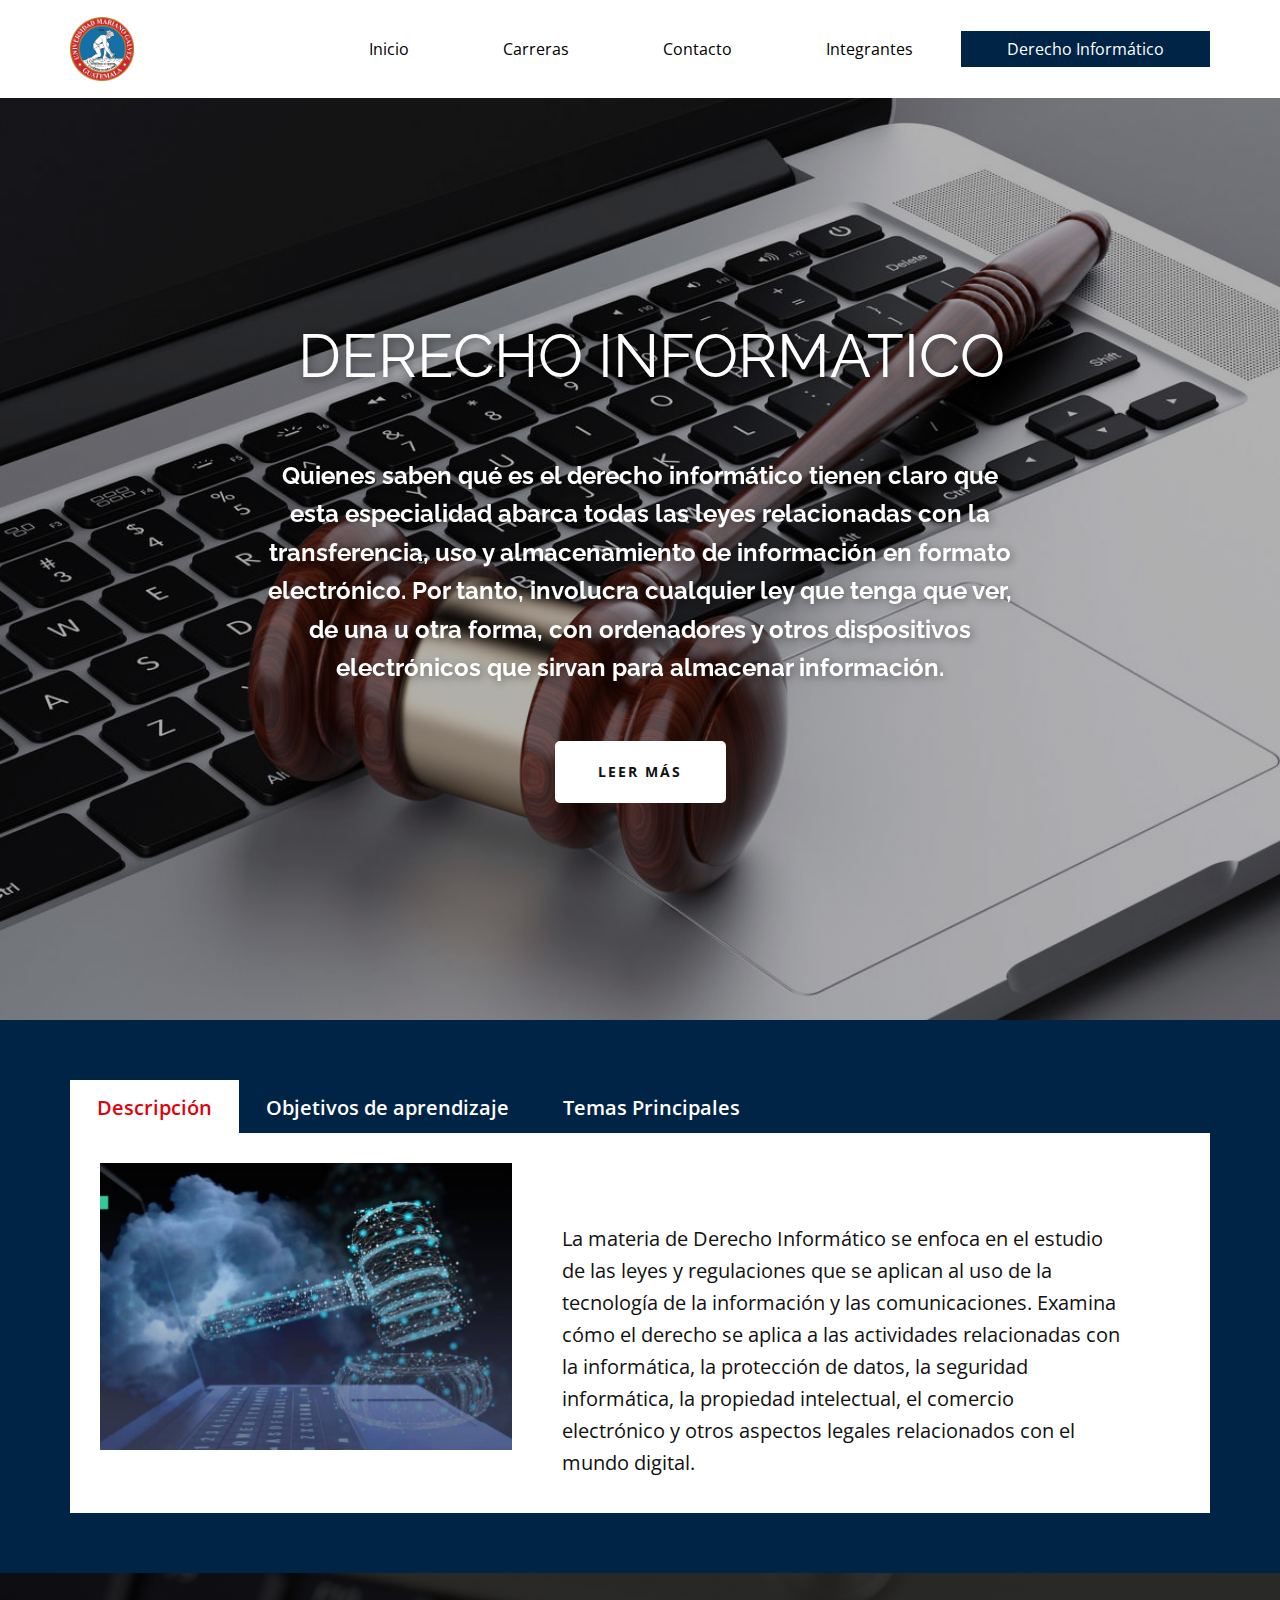
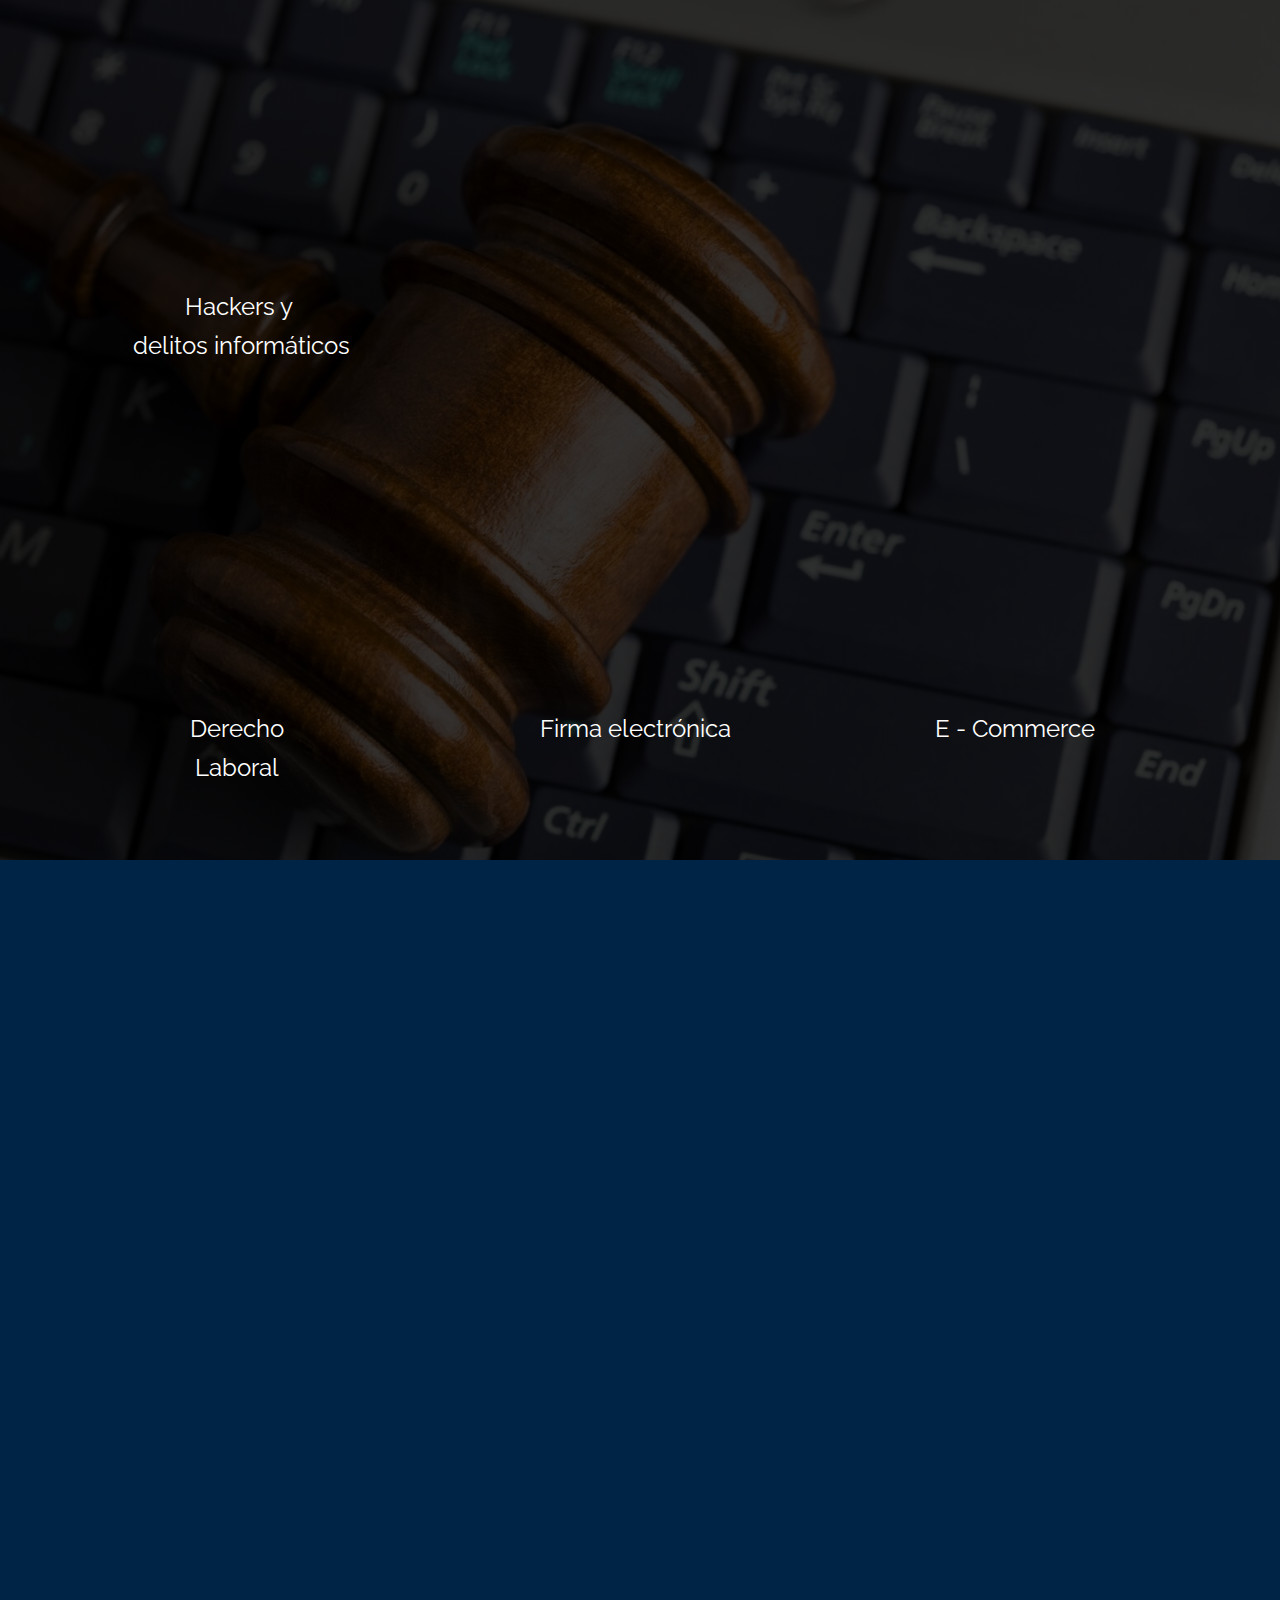
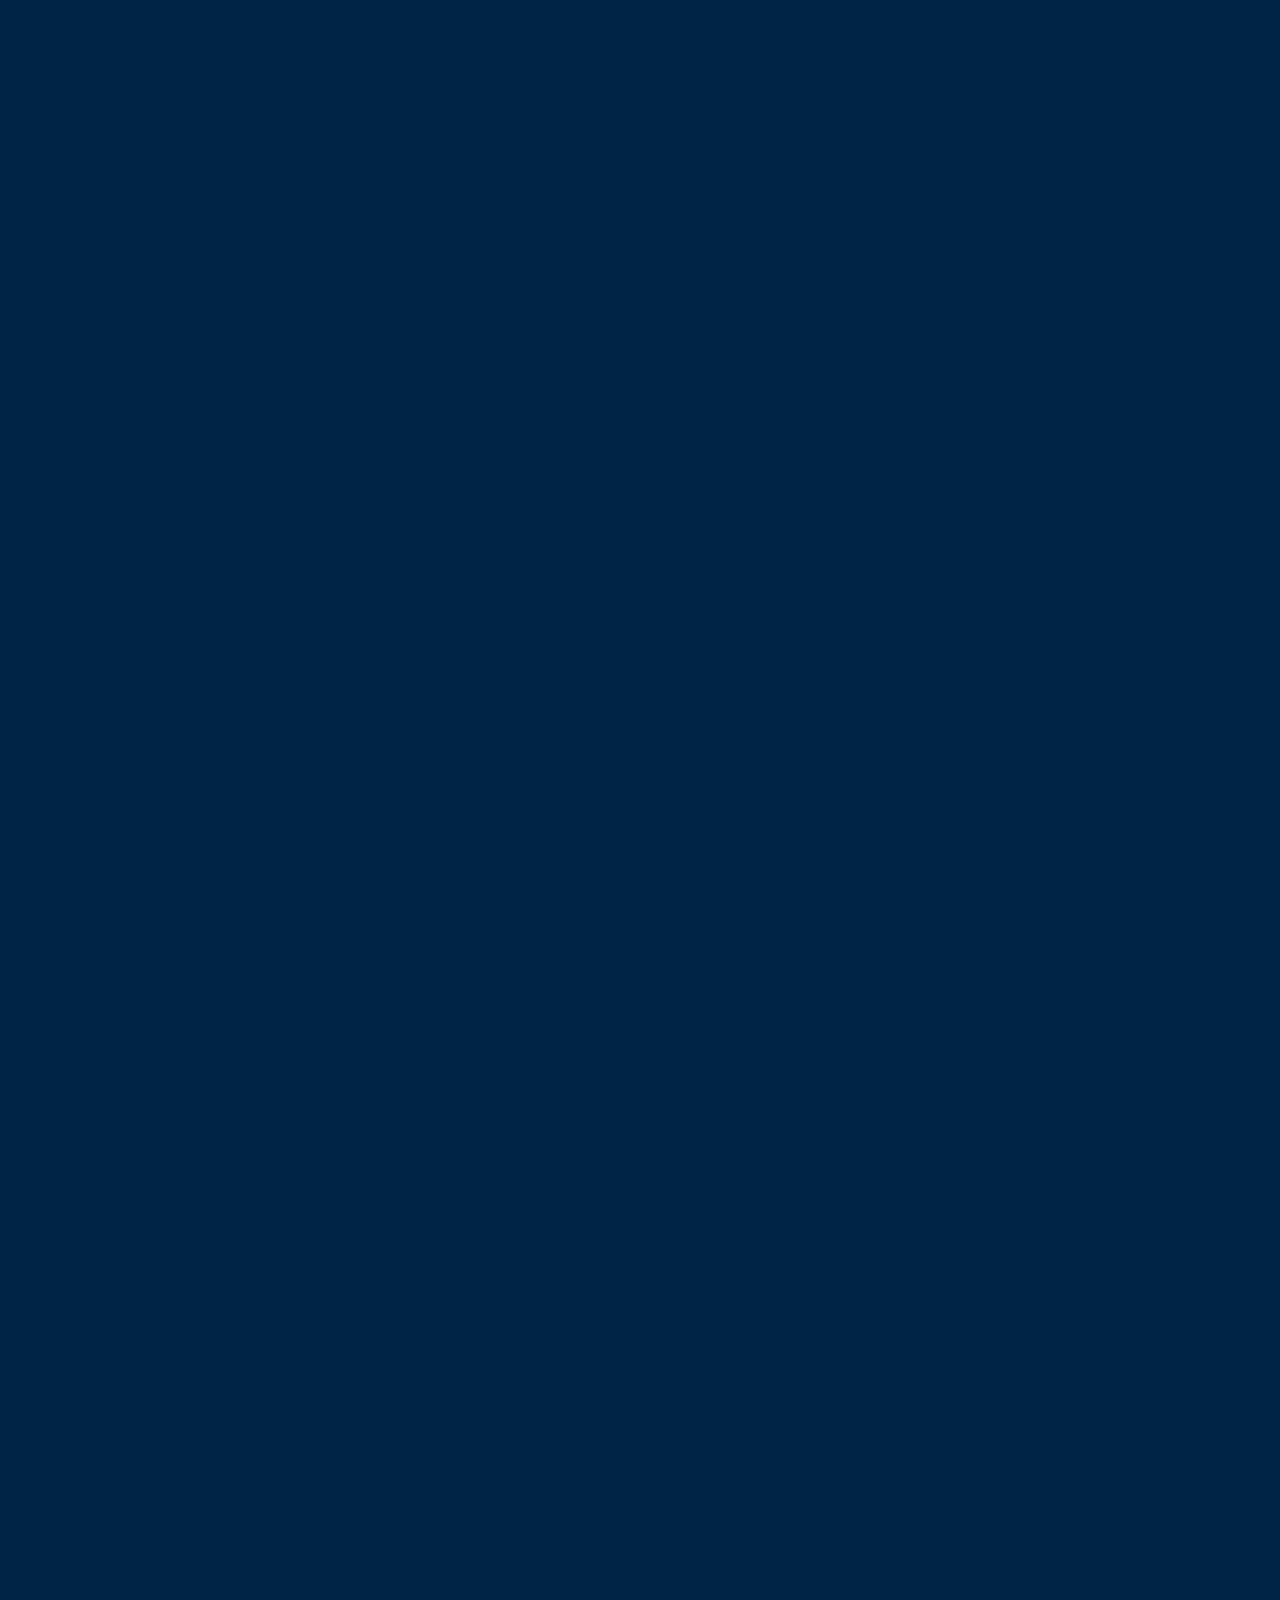
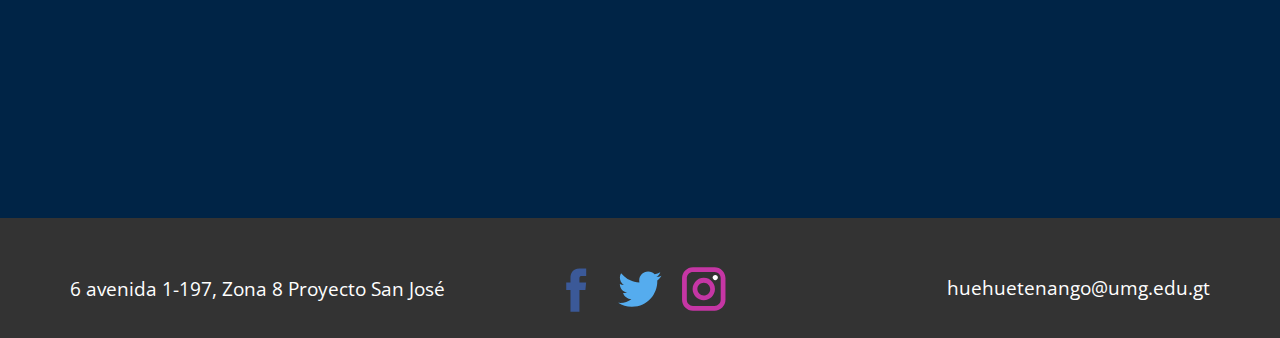
<file: Derecho-Informático.html>
<!DOCTYPE html>
<html style="font-size: 16px;" lang="es"><head>
    <meta name="viewport" content="width=device-width, initial-scale=1.0">
    <meta charset="utf-8">
    <meta name="keywords" content="​Full service barber shop &amp;amp; men’s grooming studio">
    <meta name="description" content="">
    <title>Derecho Informático</title>
    <link rel="stylesheet" href="nicepage.css" media="screen">
<link rel="stylesheet" href="Derecho-Informático.css" media="screen">
    <script class="u-script" type="text/javascript" src="jquery.js" defer=""></script>
    <script class="u-script" type="text/javascript" src="nicepage.js" defer=""></script>
    <meta name="generator" content="Nicepage 5.10.3, nicepage.com">
    <link id="u-theme-google-font" rel="stylesheet" href="https://fonts.googleapis.com/css?family=Roboto:100,100i,300,300i,400,400i,500,500i,700,700i,900,900i|Open+Sans:300,300i,400,400i,500,500i,600,600i,700,700i,800,800i">
    <link id="u-page-google-font" rel="stylesheet" href="https://fonts.googleapis.com/css?family=Raleway:100,100i,200,200i,300,300i,400,400i,500,500i,600,600i,700,700i,800,800i,900,900i">
    
    
    
    
    
    
    
    
    
    <script type="application/ld+json">{
		"@context": "http://schema.org",
		"@type": "Organization",
		"name": "Site1",
		"logo": "images/umg.png",
		"sameAs": [
				"https://www.facebook.com/profile.php?id=100063558099325",
				"https://twitter.com/marianogalvez",
				"https://www.instagram.com/sistemas.umg.huehue/"
		]
}</script>
    <meta name="theme-color" content="#478ac9">
    <meta name="twitter:site" content="@">
    <meta name="twitter:card" content="summary_large_image">
    <meta name="twitter:title" content="Derecho Informático">
    <meta name="twitter:description" content="Site1">
    <meta property="og:title" content="Derecho Informático">
    <meta property="og:type" content="website">
  <meta data-intl-tel-input-cdn-path="intlTelInput/"></head>
  <body class="u-body u-xl-mode" data-lang="es"><header class="u-clearfix u-header u-header" id="sec-812b"><div class="u-clearfix u-sheet u-sheet-1">
        <a href="https://nicepage.com" class="u-image u-logo u-image-1" data-image-width="293" data-image-height="294">
          <img src="images/umg.png" class="u-logo-image u-logo-image-1">
        </a>
        <nav class="u-menu u-menu-one-level u-offcanvas u-menu-1">
          <div class="menu-collapse" style="font-size: 1rem; letter-spacing: 0px;">
            <a class="u-button-style u-custom-left-right-menu-spacing u-custom-padding-bottom u-custom-text-hover-color u-custom-top-bottom-menu-spacing u-nav-link u-text-active-palette-1-base u-text-hover-palette-2-base" href="#" style="padding: 11px 18px; font-size: calc(1em + 22px);">
              <svg class="u-svg-link" viewBox="0 0 24 24"><use xmlns:xlink="http://www.w3.org/1999/xlink" xlink:href="#menu-hamburger"></use></svg>
              <svg class="u-svg-content" version="1.1" id="menu-hamburger" viewBox="0 0 16 16" x="0px" y="0px" xmlns:xlink="http://www.w3.org/1999/xlink" xmlns="http://www.w3.org/2000/svg"><g><rect y="1" width="16" height="2"></rect><rect y="7" width="16" height="2"></rect><rect y="13" width="16" height="2"></rect>
</g></svg>
            </a>
          </div>
          <div class="u-custom-menu u-nav-container">
            <ul class="u-nav u-spacing-2 u-unstyled u-nav-1"><li class="u-nav-item"><a class="u-active-custom-color-1 u-border-active-palette-1-base u-border-hover-palette-1-base u-border-no-left u-border-no-right u-border-no-top u-button-style u-hover-custom-color-3 u-nav-link u-text-active-white u-text-black u-text-hover-custom-color-1 u-white" href="Inicio.html" style="padding: 10px 46px;">Inicio</a>
</li><li class="u-nav-item"><a class="u-active-custom-color-1 u-border-active-palette-1-base u-border-hover-palette-1-base u-border-no-left u-border-no-right u-border-no-top u-button-style u-hover-custom-color-3 u-nav-link u-text-active-white u-text-black u-text-hover-custom-color-1 u-white" href="Carreras.html" style="padding: 10px 46px;">Carreras</a>
</li><li class="u-nav-item"><a class="u-active-custom-color-1 u-border-active-palette-1-base u-border-hover-palette-1-base u-border-no-left u-border-no-right u-border-no-top u-button-style u-hover-custom-color-3 u-nav-link u-text-active-white u-text-black u-text-hover-custom-color-1 u-white" href="Contacto.html" style="padding: 10px 46px;">Contacto</a>
</li><li class="u-nav-item"><a class="u-active-custom-color-1 u-border-active-palette-1-base u-border-hover-palette-1-base u-border-no-left u-border-no-right u-border-no-top u-button-style u-hover-custom-color-3 u-nav-link u-text-active-white u-text-black u-text-hover-custom-color-1 u-white" href="Integrantes.html" style="padding: 10px 46px;">Integrantes</a>
</li><li class="u-nav-item"><a class="u-active-custom-color-1 u-border-active-palette-1-base u-border-hover-palette-1-base u-border-no-left u-border-no-right u-border-no-top u-button-style u-hover-custom-color-3 u-nav-link u-text-active-white u-text-black u-text-hover-custom-color-1 u-white" href="Derecho-Informático.html" style="padding: 10px 46px;">Derecho Informático</a>
</li></ul>
          </div>
          <div class="u-custom-menu u-nav-container-collapse">
            <div class="u-black u-container-style u-inner-container-layout u-opacity u-opacity-95 u-sidenav">
              <div class="u-inner-container-layout u-sidenav-overflow">
                <div class="u-menu-close"></div>
                <ul class="u-align-center u-nav u-popupmenu-items u-unstyled u-nav-2"><li class="u-nav-item"><a class="u-button-style u-nav-link" href="Inicio.html">Inicio</a>
</li><li class="u-nav-item"><a class="u-button-style u-nav-link" href="Carreras.html">Carreras</a>
</li><li class="u-nav-item"><a class="u-button-style u-nav-link" href="Contacto.html">Contacto</a>
</li><li class="u-nav-item"><a class="u-button-style u-nav-link" href="Integrantes.html">Integrantes</a>
</li><li class="u-nav-item"><a class="u-button-style u-nav-link" href="Derecho-Informático.html">Derecho Informático</a>
</li></ul>
              </div>
            </div>
            <div class="u-black u-menu-overlay u-opacity u-opacity-70"></div>
          </div>
        </nav>
      </div></header>
    <section class="skrollable skrollable-between u-align-center u-clearfix u-image u-shading u-section-1" id="carousel_2a06" src="" data-image-width="1200" data-image-height="900">
      <div class="u-clearfix u-sheet u-sheet-1">
        <h2 class="u-custom-font u-font-raleway u-text u-text-default u-text-1" data-animation-name="customAnimationIn" data-animation-duration="1500">DERECHO INFORMATICO&nbsp;</h2>
        <p class="u-custom-font u-font-raleway u-large-text u-text u-text-variant u-text-2" data-animation-name="customAnimationIn" data-animation-duration="1500" data-animation-delay="250"> Quienes saben&nbsp;qué es el derecho informático&nbsp;tienen claro que esta especialidad abarca todas las leyes relacionadas con la transferencia, uso y almacenamiento de información en formato electrónico. Por tanto, involucra cualquier ley que tenga que ver, de una u otra forma, con ordenadores y otros dispositivos electrónicos que sirvan para almacenar información.</p>
        <div class="u-clearfix u-layout-custom-sm u-layout-custom-xs u-layout-wrap u-layout-wrap-1">
          <div class="u-layout">
            <div class="u-layout-row">
              <div class="u-align-right u-container-style u-layout-cell u-left-cell u-size-60 u-layout-cell-1" data-animation-name="customAnimationIn" data-animation-duration="1500" data-animation-delay="500">
                <div class="u-container-layout u-valign-middle u-container-layout-1"></div>
              </div>
            </div>
          </div>
        </div>
        <a href="Derecho-Informático.html#sec-e5ae" class="u-active-palette-4-base u-align-center u-border-2 u-border-white u-btn u-btn-round u-button-style u-hover-palette-4-base u-radius-5 u-text-active-white u-text-hover-white u-white u-btn-1" data-animation-name="" data-animation-duration="0" data-animation-delay="0" data-animation-direction="">LEER más</a>
      </div>
    </section>
    <section class="u-align-center u-clearfix u-custom-color-1 u-section-2" id="sec-84e0">
      <div class="u-clearfix u-sheet u-valign-middle-xl u-sheet-1">
        <div class="u-expanded-width u-tabs u-tabs-1">
          <ul class="u-border-1 u-border-grey-25 u-tab-list u-unstyled" role="tablist">
            <li class="u-tab-item" role="presentation">
              <a class="active u-active-white u-border-2 u-border-active-white u-border-hover-grey-15 u-border-no-bottom u-button-style u-tab-link u-text-active-custom-color-3 u-text-hover-black u-tab-link-1" id="link-tab-0da5" href="#tab-0da5" role="tab" aria-controls="tab-0da5" aria-selected="true">Descripción</a>
            </li>
            <li class="u-tab-item" role="presentation">
              <a class="u-active-white u-border-2 u-border-active-white u-border-hover-grey-15 u-border-no-bottom u-button-style u-tab-link u-text-active-custom-color-3 u-text-hover-black u-tab-link-2" id="link-tab-14b7" href="#tab-14b7" role="tab" aria-controls="tab-14b7" aria-selected="false">Objetivos de aprendizaje</a>
            </li>
            <li class="u-tab-item" role="presentation">
              <a class="u-active-white u-border-2 u-border-active-white u-border-hover-grey-15 u-border-no-bottom u-button-style u-tab-link u-text-active-custom-color-3 u-text-hover-black u-tab-link-3" id="link-tab-83a7" href="#tab-83a7" role="tab" aria-controls="tab-83a7" aria-selected="false">Temas Principales</a>
            </li>
          </ul>
          <div class="u-tab-content">
            <div class="u-align-left u-container-style u-tab-active u-tab-pane u-white u-tab-pane-1" id="tab-0da5" role="tabpanel" aria-labelledby="link-tab-0da5">
              <div class="u-container-layout u-container-layout-1">
                <img alt="" class="u-image u-image-default u-image-1" data-image-width="1024" data-image-height="576" src="images/TYM-MEX-nueva-portada-1-3-1024x576.jpg">
                <h4 class="u-custom-font u-font-raleway u-text u-text-1" data-animation-name="customAnimationIn" data-animation-duration="1000">Descripción</h4>
                <p class="u-text u-text-2">
                  <span style="background-color: #ffffff; color: #111111;"></span>La materia de Derecho Informático se enfoca en el estudio de las leyes y regulaciones que se aplican al uso de la tecnología de la información y las comunicaciones. Examina cómo el derecho se aplica a las actividades relacionadas con la informática, la protección de datos, la seguridad informática, la propiedad intelectual, el comercio electrónico y otros aspectos legales relacionados con el mundo digital.
                </p>
              </div>
            </div>
            <div class="u-align-left u-container-style u-tab-pane u-white u-tab-pane-2" id="tab-14b7" role="tabpanel" aria-labelledby="link-tab-14b7">
              <div class="u-container-layout u-container-layout-2">
                <img class="u-expanded-width-xs u-image u-image-default u-image-2" src="images/derecho-informatico1.jpg" alt="" data-image-width="1200" data-image-height="800" data-animation-name="customAnimationIn" data-animation-duration="1000" data-animation-direction="X">
                <h4 class="u-custom-font u-font-raleway u-text u-text-default u-text-3" data-animation-name="customAnimationIn" data-animation-duration="1000">Objetivos de Aprendizaje</h4>
                <ul class="u-custom-font u-font-raleway u-text u-text-4">
                  <li> Fundamentos del derecho y su relación con la tecnología de la información.</li>
                  <li>Aspectos legales y éticos del uso de la tecnología informática.</li>
                  <li>Leyes y regulaciones sobre privacidad y protección de datos.</li>
                  <li>Retos legales en seguridad informática y ciberdelincuencia.</li>
                  <li>Propiedad intelectual en el entorno digital (derechos de autor, patentes y marcas registradas).</li>
                  <li>Aspectos legales del comercio electrónico y las transacciones electrónicas. </li>
                  <li>Evaluación de la legislación y regulación específica aplicable a la informática y las tecnologías de la información.</li>
                </ul>
              </div>
            </div>
            <div class="u-align-left u-container-style u-tab-pane u-white u-tab-pane-3" id="tab-83a7" role="tabpanel" aria-labelledby="link-tab-83a7">
              <div class="u-container-layout u-container-layout-3">
                <h4 class="u-custom-font u-font-raleway u-text u-text-default u-text-5" data-animation-name="customAnimationIn" data-animation-duration="1000">Temas Principales</h4>
                <ul class="u-custom-font u-font-raleway u-text u-text-default-xl u-text-6">
                  <li> Introducción al Derecho Informático.</li>
                  <li>Legislación y regulaciones de la tecnología de la información.</li>
                  <li>Privacidad y protección de datos personales.</li>
                  <li>Seguridad informática y ciberdelincuencia.</li>
                  <li>Propiedad intelectual en el entorno digital.</li>
                  <li>Comercio electrónico y transacciones electrónicas.</li>
                  <li>Responsabilidad legal de los proveedores de servicios en línea.</li>
                  <li>Uso adecuado de la firma electrónica.</li>
                  <li>Derecho laboral y su relacio´n con el ámbito informático.</li>
                </ul>
                <img class="u-expanded-width-xs u-image u-image-default u-image-3" src="images/Depositphotos_302379672_xl-2015-1024x482.jpg" alt="" data-image-width="1024" data-image-height="482">
              </div>
            </div>
          </div>
        </div>
      </div>
    </section>
    <section class="u-clearfix u-image u-shading u-section-3" id="sec-e5ae" data-image-width="1587" data-image-height="1080">
      <div class="u-clearfix u-sheet u-valign-middle-xs u-sheet-1">
        <div class="u-image u-image-circle u-preserve-proportions u-image-1" alt="" data-image-width="250" data-image-height="141" data-animation-name="customAnimationIn" data-animation-duration="1000" data-href="Derecho-Informático.html#sec-b1f2"></div>
        <img class="u-expanded-width-sm u-image u-image-round u-radius-50 u-image-2" src="images/arco_notas.png" alt="" data-image-width="1475" data-image-height="500" data-animation-name="customAnimationIn" data-animation-duration="1000" data-href="Derecho-Informático.html#carousel_9843">
        <p class="u-align-center u-custom-font u-font-raleway u-text u-text-default u-text-1">Hackers y&nbsp;<br>delitos informáticos
        </p>
        <p class="u-align-center u-custom-font u-font-raleway u-text u-text-default u-text-2" data-animation-name="customAnimationIn" data-animation-duration="1000">Derechos&nbsp;<br>ARCO
        </p>
        <div class="u-image u-image-circle u-image-3" alt="" data-image-width="1500" data-image-height="1000" data-animation-name="customAnimationIn" data-animation-duration="1000" data-href="Derecho-Informático.html#carousel_3200"></div>
        <div class="u-image u-image-circle u-image-4" alt="" data-image-width="2431" data-image-height="1606" data-animation-name="customAnimationIn" data-animation-duration="1000" data-href="Derecho-Informático.html#carousel_4380"></div>
        <div class="u-image u-image-circle u-image-5" alt="" data-image-width="750" data-image-height="450" data-animation-name="customAnimationIn" data-animation-duration="1000" data-href="Derecho-Informático.html#carousel_ed62"></div>
        <p class="u-align-center u-custom-font u-font-raleway u-text u-text-default u-text-3">Firma electrónica</p>
        <p class="u-align-center u-custom-font u-font-raleway u-text u-text-default u-text-4">Derecho<br>Laboral
        </p>
        <p class="u-align-center u-custom-font u-font-raleway u-text u-text-default u-text-5">E - Commerce</p>
      </div>
    </section>
    <section class="u-align-left u-clearfix u-custom-color-1 u-section-4" id="sec-b1f2">
      <div class="u-clearfix u-sheet u-sheet-1">
        <div class="fr-view u-clearfix u-rich-text u-text u-text-1" data-animation-name="customAnimationIn" data-animation-duration="1000">
          <h1 style="text-align: left;">Hackers y delitos informáticos</h1>
          <p id="isPasted" style="text-align: justify;">
            <span style="font-size: 0.875rem;">Los hackers son personas que tienen habilidades avanzadas en el campo de la informática y la seguridad informática. Utilizan su conocimiento para explorar y analizar sistemas informáticos, buscando vulnerabilidades y debilidades con el fin de mejorar la seguridad o, en algunos casos, realizar acciones maliciosas.</span>
          </p>
          <p>
            <span style="font-size: 0.875rem;">Los delitos informáticos, también conocidos como ciberdelitos, son acciones ilegales que se cometen utilizando tecnología informática o internet. Estos delitos pueden incluir actividades como el robo de información personal, el fraude en línea, el acceso no autorizado a sistemas informáticos, el vandalismo digital, la difusión de virus informáticos y el phishing, entre otros. Los delitos informáticos pueden causar daños financieros, violar la privacidad y la seguridad de las personas, y perturbar el funcionamiento normal de los sistemas informáticos.</span>
          </p>
        </div>
        <img class="u-image u-image-default u-image-1" src="images/security_safety_vulnerability_vulnerabilities_risks_danger_threats_hacking_stealing_phishing_ddos_virus_spyware_malware_crime_thinkstock_485001496-100750012-large.webp" alt="" data-image-width="1200" data-image-height="800" data-animation-name="customAnimationIn" data-animation-duration="1000">
      </div>
    </section>
    <section class="u-align-left u-clearfix u-custom-color-1 u-section-5" id="carousel_9843">
      <div class="u-clearfix u-sheet u-sheet-1">
        <div class="fr-view u-clearfix u-rich-text u-text u-text-1" data-animation-name="customAnimationIn" data-animation-duration="1000">
          <h1>
            <span class="u-custom-font u-font-raleway">Derechos ARCO</span>
          </h1>
          <p id="isPasted">
            <span class="u-custom-font u-font-raleway" style="font-size: 1rem;">Los derechos ARCO (Acceso, Rectificación, Cancelación y Oposición) permiten al ciudadano obtener información sobre sus propios datos y el tratamiento que les dan: cuál es su origen, finalidad y de qué forma se están comunicando o compartiendo.</span>
          </p>
          <p>
            <span style="font-weight: 700;">
              <span class="u-custom-font u-font-raleway" style="font-size: 1rem;">Acceso:</span>
            </span>
            <span class="u-custom-font u-font-raleway" style="font-size: 1rem;"> el derecho a saber qué datos personales tienen sobre ti, preguntar cómo los obtuvieron, para qué los utilizaron, con quién los han compartido y todos los detalles de su uso.</span>
          </p>
          <p>
            <span style="font-weight: 700;">
              <span class="u-custom-font u-font-raleway" style="font-size: 1rem;">Rectificación:</span>
            </span>
            <span class="u-custom-font u-font-raleway" style="font-size: 1rem;"> el derecho a modificar y actualizar tus datos personales, cuando estos sean erróneos, inexactos o incompletos.</span>
          </p>
          <p>
            <span style="font-weight: 700;">
              <span class="u-custom-font u-font-raleway" style="font-size: 1rem;">Cancelación:</span>
            </span>
            <span class="u-custom-font u-font-raleway" style="font-size: 1rem;"> el derecho a cancelar el uso de tus datos personales cuando la finalidad para la que los entregaste ha concluido, venció el plazo establecido para su tratamiento, o revocaste el consentimiento.</span>
          </p>
          <p>
            <span class="u-custom-font u-font-raleway" style="font-size: 1rem;">Oposición: el derecho a oponerte al uso de tus datos porque te están generando un perjuicio en diversos ámbitos, situación que se presenta con mayor frecuencia en plataformas digitales.</span>
          </p>
        </div>
      </div>
    </section>
    <section class="u-align-left u-clearfix u-custom-color-1 u-section-6" id="carousel_3200">
      <div class="u-clearfix u-sheet u-sheet-1">
        <div class="fr-view u-clearfix u-rich-text u-text u-text-1" data-animation-name="customAnimationIn" data-animation-duration="1000">
          <h1>
            <span class="u-custom-font u-font-raleway">Derecho laboral</span>
          </h1>
          <p id="isPasted" style="text-align: justify;">
            <span class="u-custom-font u-font-raleway" style="font-size: 1rem;">El derecho laboral se refiere al conjunto de normas y regulaciones que rigen las relaciones entre empleadores y empleados en el ámbito laboral. Estas leyes abarcan aspectos como los derechos y obligaciones de los trabajadores, las condiciones de empleo, la seguridad laboral, la negociación colectiva, la resolución de conflictos laborales y la protección de los derechos laborales básicos, como el salario mínimo, las horas de trabajo y el descanso. El derecho laboral tiene como objetivo principal garantizar condiciones justas y equitativas en el entorno laboral y proteger los derechos de los trabajadores.&nbsp;</span>
          </p>
        </div>
        <img class="u-image u-image-default u-image-1" src="images/justicia-laboral-banner.jpg" alt="" data-image-width="2000" data-image-height="924" data-animation-name="customAnimationIn" data-animation-duration="1000">
      </div>
    </section>
    <section class="u-align-left u-clearfix u-custom-color-1 u-section-7" id="carousel_4380">
      <div class="u-clearfix u-sheet u-sheet-1">
        <div class="fr-view u-clearfix u-rich-text u-text u-text-1" data-animation-name="customAnimationIn" data-animation-duration="1000">
          <h1>
            <span class="u-custom-font u-font-raleway">Firma electrónica</span>
          </h1>
          <p id="isPasted">
            <span class="u-custom-font u-font-raleway" style="font-size: 1rem;">La firma electrónica es un concepto legal que se refiere a un método electrónico utilizado para verificar la autenticidad e integridad de un documento o mensaje en el ámbito digital. Consiste en un conjunto de datos electrónicos adjuntos a un documento o archivo que identifican al remitente y garantizan que el contenido no ha sido modificado desde su firma.</span>
          </p>
          <p style="text-align: justify;">
            <span class="u-custom-font u-font-raleway" style="font-size: 1rem;">La firma electrónica puede ser utilizada en transacciones comerciales, contratos, documentos legales y otros procesos que requieren la validación de la identidad y la autenticidad de las partes involucradas. Al utilizar la firma electrónica, se busca asegurar la confiabilidad de las transacciones electrónicas y otorgarles el mismo valor legal que las firmas manuscritas.</span>
          </p>
          <p>
            <span class="u-custom-font u-font-raleway" style="font-size: 1rem;">Las legislaciones de diferentes países establecen los requisitos y estándares para el uso de la firma electrónica, incluyendo la identificación del firmante, la seguridad y la integridad del proceso de firma. Estas normas buscan promover la adopción de soluciones tecnológicas que faciliten el intercambio de documentos de manera segura y eficiente en el entorno digital.</span>
          </p>
        </div>
        <img class="u-image u-image-default u-image-1" src="images/firma-electronica-negocios.jpeg" alt="" data-image-width="1300" data-image-height="900" data-animation-name="customAnimationIn" data-animation-duration="1000">
      </div>
    </section>
    <section class="u-align-left u-clearfix u-custom-color-1 u-section-8" id="carousel_ed62">
      <div class="u-clearfix u-sheet u-sheet-1">
        <div class="fr-view u-clearfix u-rich-text u-text u-text-1" data-animation-name="customAnimationIn" data-animation-duration="1000">
          <h1>
            <span class="u-custom-font u-font-raleway">E-Commerce</span>
          </h1>
          <p id="isPasted">
            <span class="u-custom-font u-font-raleway" style="font-size: 1rem;">El comercio electrónico, también conocido como e-commerce, se refiere a la compra y venta de bienes y servicios a través de medios electrónicos, como internet. Es un modelo de negocio que permite a las empresas y consumidores realizar transacciones comerciales de manera virtual, sin la necesidad de una presencia física en una tienda física.</span>
          </p>
          <p>
            <span class="u-custom-font u-font-raleway" style="font-size: 1rem;">En el comercio electrónico, los productos y servicios se exhiben y se ofrecen a través de sitios web, plataformas en línea o aplicaciones móviles. Los consumidores pueden buscar, seleccionar y comprar productos de forma conveniente desde cualquier lugar y en cualquier momento, utilizando diversos métodos de pago electrónicos.</span>
          </p>
          <p>
            <br>
          </p>
        </div>
        <img class="u-image u-image-default u-image-1" src="images/E-commerce.jpg" alt="" data-image-width="1800" data-image-height="984" data-animation-name="customAnimationIn" data-animation-duration="1000">
      </div>
    </section>
    
    
    <footer class="u-align-center u-clearfix u-footer u-grey-80 u-footer" id="sec-4d4d"><div class="u-clearfix u-sheet u-sheet-1">
        <a href="mailto:huehuetenango@umg.edu.gt" class="u-active-none u-bottom-left-radius-0 u-bottom-right-radius-0 u-btn u-btn-rectangle u-button-style u-hover-none u-none u-radius-0 u-text-body-alt-color u-top-left-radius-0 u-top-right-radius-0 u-btn-1">huehuetenango@umg.edu.gt</a>
        <div class="u-social-icons u-spacing-10 u-social-icons-1">
          <a class="u-social-url" title="facebook" target="_blank" href="https://www.facebook.com/profile.php?id=100063558099325"><span class="u-icon u-social-facebook u-social-icon u-icon-1"><svg class="u-svg-link" preserveAspectRatio="xMidYMin slice" viewBox="0 0 112 112" style=""><use xmlns:xlink="http://www.w3.org/1999/xlink" xlink:href="#svg-2cdd"></use></svg><svg class="u-svg-content" viewBox="0 0 112 112" x="0" y="0" id="svg-2cdd"><path fill="currentColor" d="M75.5,28.8H65.4c-1.5,0-4,0.9-4,4.3v9.4h13.9l-1.5,15.8H61.4v45.1H42.8V58.3h-8.8V42.4h8.8V32.2
c0-7.4,3.4-18.8,18.8-18.8h13.8v15.4H75.5z"></path></svg></span>
          </a>
          <a class="u-social-url" title="twitter" target="_blank" href="https://twitter.com/marianogalvez"><span class="u-icon u-social-icon u-social-twitter u-icon-2"><svg class="u-svg-link" preserveAspectRatio="xMidYMin slice" viewBox="0 0 112 112" style=""><use xmlns:xlink="http://www.w3.org/1999/xlink" xlink:href="#svg-b350"></use></svg><svg class="u-svg-content" viewBox="0 0 112 112" x="0" y="0" id="svg-b350"><path fill="currentColor" d="M92.2,38.2c0,0.8,0,1.6,0,2.3c0,24.3-18.6,52.4-52.6,52.4c-10.6,0.1-20.2-2.9-28.5-8.2
	c1.4,0.2,2.9,0.2,4.4,0.2c8.7,0,16.7-2.9,23-7.9c-8.1-0.2-14.9-5.5-17.3-12.8c1.1,0.2,2.4,0.2,3.4,0.2c1.6,0,3.3-0.2,4.8-0.7
	c-8.4-1.6-14.9-9.2-14.9-18c0-0.2,0-0.2,0-0.2c2.5,1.4,5.4,2.2,8.4,2.3c-5-3.3-8.3-8.9-8.3-15.4c0-3.4,1-6.5,2.5-9.2
	c9.1,11.1,22.7,18.5,38,19.2c-0.2-1.4-0.4-2.8-0.4-4.3c0.1-10,8.3-18.2,18.5-18.2c5.4,0,10.1,2.2,13.5,5.7c4.3-0.8,8.1-2.3,11.7-4.5
	c-1.4,4.3-4.3,7.9-8.1,10.1c3.7-0.4,7.3-1.4,10.6-2.9C98.9,32.3,95.7,35.5,92.2,38.2z"></path></svg></span>
          </a>
          <a class="u-social-url" title="instagram" target="_blank" href="https://www.instagram.com/sistemas.umg.huehue/"><span class="u-icon u-social-icon u-social-instagram u-icon-3"><svg class="u-svg-link" preserveAspectRatio="xMidYMin slice" viewBox="0 0 112 112" style=""><use xmlns:xlink="http://www.w3.org/1999/xlink" xlink:href="#svg-3453"></use></svg><svg class="u-svg-content" viewBox="0 0 112 112" x="0" y="0" id="svg-3453"><path fill="currentColor" d="M55.9,32.9c-12.8,0-23.2,10.4-23.2,23.2s10.4,23.2,23.2,23.2s23.2-10.4,23.2-23.2S68.7,32.9,55.9,32.9z
	 M55.9,69.4c-7.4,0-13.3-6-13.3-13.3c-0.1-7.4,6-13.3,13.3-13.3s13.3,6,13.3,13.3C69.3,63.5,63.3,69.4,55.9,69.4z"></path><path fill="#FFFFFF" d="M79.7,26.8c-3,0-5.4,2.5-5.4,5.4s2.5,5.4,5.4,5.4c3,0,5.4-2.5,5.4-5.4S82.7,26.8,79.7,26.8z"></path><path fill="currentColor" d="M78.2,11H33.5C21,11,10.8,21.3,10.8,33.7v44.7c0,12.6,10.2,22.8,22.7,22.8h44.7c12.6,0,22.7-10.2,22.7-22.7
	V33.7C100.8,21.1,90.6,11,78.2,11z M91,78.4c0,7.1-5.8,12.8-12.8,12.8H33.5c-7.1,0-12.8-5.8-12.8-12.8V33.7
	c0-7.1,5.8-12.8,12.8-12.8h44.7c7.1,0,12.8,5.8,12.8,12.8V78.4z"></path></svg></span>
          </a>
        </div>
        <a href="https://www.google.com/maps/place/Universidad+Mariano+G%C3%A1lvez/@15.3175876,-91.4885003,17z/data=!3m1!4b1!4m6!3m5!1s0x858c15d235f4a3c9:0x55475dc85b5ed10b!8m2!3d15.3175876!4d-91.4859254!16s%2Fg%2F11hv43rkv?entry=ttu" class="u-active-none u-bottom-left-radius-0 u-bottom-right-radius-0 u-btn u-btn-rectangle u-button-style u-hover-none u-none u-radius-0 u-text-body-alt-color u-top-left-radius-0 u-top-right-radius-0 u-btn-2" target="_blank"> 6 avenida 1-197, Zona 8 Proyecto San José</a>
      </div></footer>

</body></html>
</file>
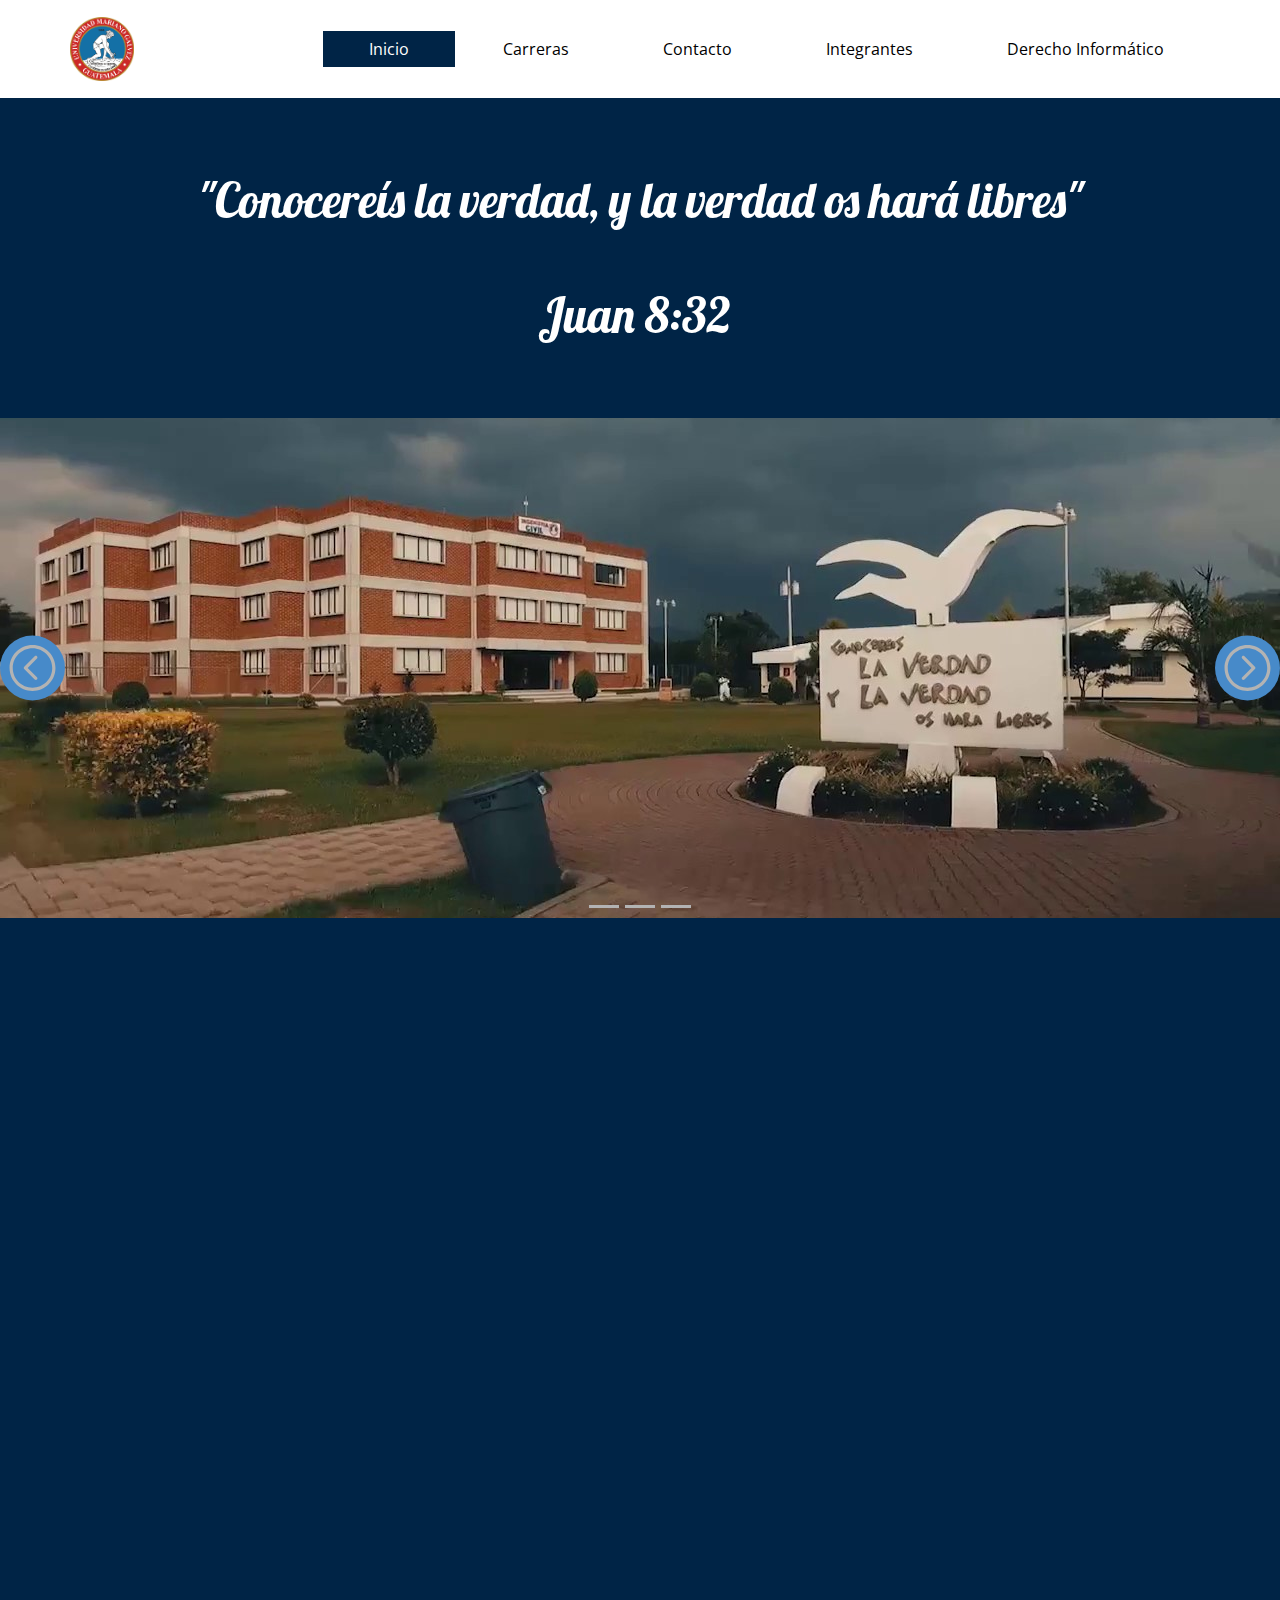
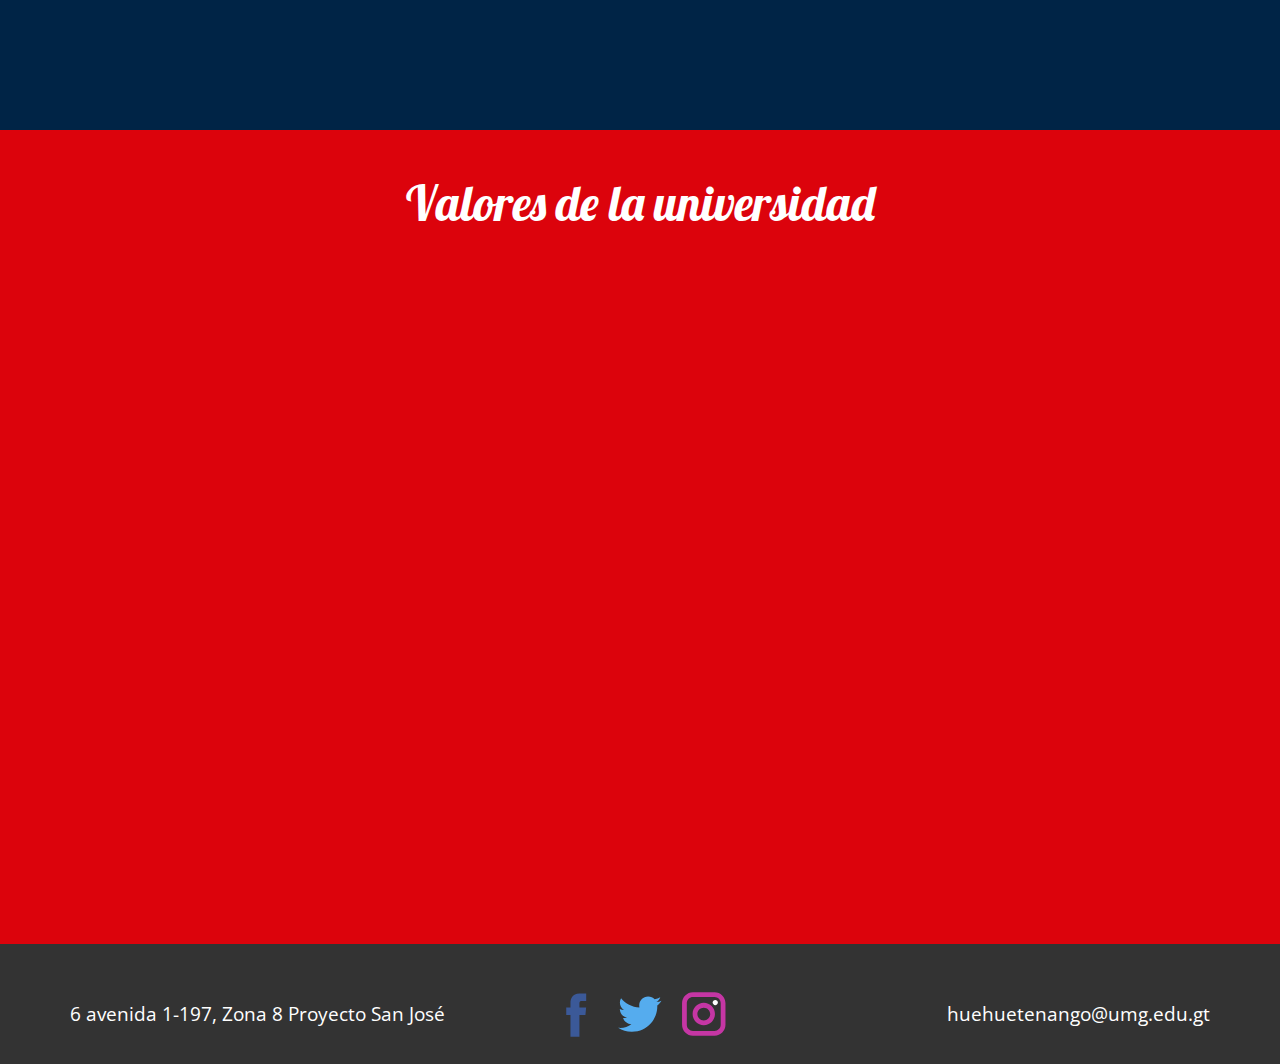
<file: Inicio.html>
<!DOCTYPE html>
<html style="font-size: 16px;" lang="es"><head>
    <meta name="viewport" content="width=device-width, initial-scale=1.0">
    <meta charset="utf-8">
    <meta name="keywords" content="Misión">
    <meta name="description" content="">
    <title>Inicio</title>
    <link rel="stylesheet" href="nicepage.css" media="screen">
<link rel="stylesheet" href="Inicio.css" media="screen">
    <script class="u-script" type="text/javascript" src="jquery.js" defer=""></script>
    <script class="u-script" type="text/javascript" src="nicepage.js" defer=""></script>
    <meta name="generator" content="Nicepage 5.10.3, nicepage.com">
    <link id="u-theme-google-font" rel="stylesheet" href="https://fonts.googleapis.com/css?family=Roboto:100,100i,300,300i,400,400i,500,500i,700,700i,900,900i|Open+Sans:300,300i,400,400i,500,500i,600,600i,700,700i,800,800i">
    <link id="u-page-google-font" rel="stylesheet" href="https://fonts.googleapis.com/css?family=Lobster:400|Raleway:100,100i,200,200i,300,300i,400,400i,500,500i,600,600i,700,700i,800,800i,900,900i">
    
    
    
    
    
    
    
    <script type="application/ld+json">{
		"@context": "http://schema.org",
		"@type": "Organization",
		"name": "Site1",
		"logo": "images/umg.png",
		"sameAs": [
				"https://www.facebook.com/profile.php?id=100063558099325",
				"https://twitter.com/marianogalvez",
				"https://www.instagram.com/sistemas.umg.huehue/"
		]
}</script>
    <meta name="theme-color" content="#478ac9">
    <meta name="twitter:site" content="@">
    <meta name="twitter:card" content="summary_large_image">
    <meta name="twitter:title" content="Inicio">
    <meta name="twitter:description" content="Site1">
    <meta property="og:title" content="Inicio">
    <meta property="og:type" content="website">
  <meta data-intl-tel-input-cdn-path="intlTelInput/"></head>
  <body class="u-body u-xl-mode" data-lang="es"><header class="u-clearfix u-header u-header" id="sec-812b"><div class="u-clearfix u-sheet u-sheet-1">
        <a href="https://nicepage.com" class="u-image u-logo u-image-1" data-image-width="293" data-image-height="294">
          <img src="images/umg.png" class="u-logo-image u-logo-image-1">
        </a>
        <nav class="u-menu u-menu-one-level u-offcanvas u-menu-1">
          <div class="menu-collapse" style="font-size: 1rem; letter-spacing: 0px;">
            <a class="u-button-style u-custom-left-right-menu-spacing u-custom-padding-bottom u-custom-text-hover-color u-custom-top-bottom-menu-spacing u-nav-link u-text-active-palette-1-base u-text-hover-palette-2-base" href="#" style="padding: 11px 18px; font-size: calc(1em + 22px);">
              <svg class="u-svg-link" viewBox="0 0 24 24"><use xmlns:xlink="http://www.w3.org/1999/xlink" xlink:href="#menu-hamburger"></use></svg>
              <svg class="u-svg-content" version="1.1" id="menu-hamburger" viewBox="0 0 16 16" x="0px" y="0px" xmlns:xlink="http://www.w3.org/1999/xlink" xmlns="http://www.w3.org/2000/svg"><g><rect y="1" width="16" height="2"></rect><rect y="7" width="16" height="2"></rect><rect y="13" width="16" height="2"></rect>
</g></svg>
            </a>
          </div>
          <div class="u-custom-menu u-nav-container">
            <ul class="u-nav u-spacing-2 u-unstyled u-nav-1"><li class="u-nav-item"><a class="u-active-custom-color-1 u-border-active-palette-1-base u-border-hover-palette-1-base u-border-no-left u-border-no-right u-border-no-top u-button-style u-hover-custom-color-3 u-nav-link u-text-active-white u-text-black u-text-hover-custom-color-1 u-white" href="Inicio.html" style="padding: 10px 46px;">Inicio</a>
</li><li class="u-nav-item"><a class="u-active-custom-color-1 u-border-active-palette-1-base u-border-hover-palette-1-base u-border-no-left u-border-no-right u-border-no-top u-button-style u-hover-custom-color-3 u-nav-link u-text-active-white u-text-black u-text-hover-custom-color-1 u-white" href="Carreras.html" style="padding: 10px 46px;">Carreras</a>
</li><li class="u-nav-item"><a class="u-active-custom-color-1 u-border-active-palette-1-base u-border-hover-palette-1-base u-border-no-left u-border-no-right u-border-no-top u-button-style u-hover-custom-color-3 u-nav-link u-text-active-white u-text-black u-text-hover-custom-color-1 u-white" href="Contacto.html" style="padding: 10px 46px;">Contacto</a>
</li><li class="u-nav-item"><a class="u-active-custom-color-1 u-border-active-palette-1-base u-border-hover-palette-1-base u-border-no-left u-border-no-right u-border-no-top u-button-style u-hover-custom-color-3 u-nav-link u-text-active-white u-text-black u-text-hover-custom-color-1 u-white" href="Integrantes.html" style="padding: 10px 46px;">Integrantes</a>
</li><li class="u-nav-item"><a class="u-active-custom-color-1 u-border-active-palette-1-base u-border-hover-palette-1-base u-border-no-left u-border-no-right u-border-no-top u-button-style u-hover-custom-color-3 u-nav-link u-text-active-white u-text-black u-text-hover-custom-color-1 u-white" href="Derecho-Informático.html" style="padding: 10px 46px;">Derecho Informático</a>
</li></ul>
          </div>
          <div class="u-custom-menu u-nav-container-collapse">
            <div class="u-black u-container-style u-inner-container-layout u-opacity u-opacity-95 u-sidenav">
              <div class="u-inner-container-layout u-sidenav-overflow">
                <div class="u-menu-close"></div>
                <ul class="u-align-center u-nav u-popupmenu-items u-unstyled u-nav-2"><li class="u-nav-item"><a class="u-button-style u-nav-link" href="Inicio.html">Inicio</a>
</li><li class="u-nav-item"><a class="u-button-style u-nav-link" href="Carreras.html">Carreras</a>
</li><li class="u-nav-item"><a class="u-button-style u-nav-link" href="Contacto.html">Contacto</a>
</li><li class="u-nav-item"><a class="u-button-style u-nav-link" href="Integrantes.html">Integrantes</a>
</li><li class="u-nav-item"><a class="u-button-style u-nav-link" href="Derecho-Informático.html">Derecho Informático</a>
</li></ul>
              </div>
            </div>
            <div class="u-black u-menu-overlay u-opacity u-opacity-70"></div>
          </div>
        </nav>
      </div></header>
    <section class="u-clearfix u-custom-color-1 u-section-1" id="sec-2c25">
      <div class="u-clearfix u-sheet u-valign-middle u-sheet-1">
        <h3 class="u-custom-font u-font-lobster u-text u-text-default u-text-1" data-animation-name="customAnimationIn" data-animation-duration="1000">"Conocereís la verdad, y la verdad os hará libres"<br>
          <br>&nbsp; &nbsp; &nbsp; &nbsp; &nbsp; &nbsp; &nbsp; &nbsp; &nbsp; &nbsp; &nbsp; &nbsp; &nbsp; &nbsp; &nbsp; &nbsp; &nbsp; Juan 8:32
        </h3>
      </div>
    </section>
    <section class="u-carousel u-slide u-block-c7be-1" id="carousel_b232" data-interval="5000" data-u-ride="carousel">
      <ol class="u-absolute-hcenter u-carousel-indicators u-block-c7be-2">
        <li data-u-target="#carousel_b232" class="u-active u-grey-30" data-u-slide-to="0"></li>
        <li data-u-target="#carousel_b232" class="u-grey-30" data-u-slide-to="1"></li>
        <li data-u-target="#carousel_b232" class="u-grey-30" data-u-slide-to="2"></li>
      </ol>
      <div class="u-carousel-inner" role="listbox">
        <div class="u-active u-carousel-item u-clearfix u-container-align-center u-image u-section-2-1" data-image-width="1280" data-image-height="720">
          <div class="u-clearfix u-sheet u-sheet-1"></div>
        </div>
        <div class="u-carousel-item u-clearfix u-container-align-center u-image u-section-2-2" data-image-width="1920" data-image-height="1080">
          <div class="u-clearfix u-sheet u-sheet-1"></div>
        </div>
        <div class="u-carousel-item u-clearfix u-gradient u-section-2-3">
          <div class="u-clearfix u-sheet u-sheet-1">
            <img class="u-absolute-hcenter u-expanded-height u-image u-image-1" src="images/PXL_20230506_170729089.jpg" data-image-width="1920" data-image-height="1080">
          </div>
        </div>
      </div>
      <a class="u-absolute-vcenter u-carousel-control u-carousel-control-prev u-icon-rounded u-palette-1-base u-radius-50 u-text-grey-30 u-block-c7be-3" href="#carousel_b232" role="button" data-u-slide="prev">
        <span aria-hidden="true">
          <svg viewBox="0 0 129 129"><path d="m64.5,122.6c32,0 58.1-26 58.1-58.1s-26-58-58.1-58-58,26-58,58 26,58.1 58,58.1zm0-108c27.5,5.32907e-15 49.9,22.4 49.9,49.9s-22.4,49.9-49.9,49.9-49.9-22.4-49.9-49.9 22.4-49.9 49.9-49.9z"></path><path d="m70,93.5c0.8,0.8 1.8,1.2 2.9,1.2 1,0 2.1-0.4 2.9-1.2 1.6-1.6 1.6-4.2 0-5.8l-23.5-23.5 23.5-23.5c1.6-1.6 1.6-4.2 0-5.8s-4.2-1.6-5.8,0l-26.4,26.4c-0.8,0.8-1.2,1.8-1.2,2.9s0.4,2.1 1.2,2.9l26.4,26.4z"></path></svg>
        </span>
        <span class="sr-only">
          <svg viewBox="0 0 129 129"><path d="m64.5,122.6c32,0 58.1-26 58.1-58.1s-26-58-58.1-58-58,26-58,58 26,58.1 58,58.1zm0-108c27.5,5.32907e-15 49.9,22.4 49.9,49.9s-22.4,49.9-49.9,49.9-49.9-22.4-49.9-49.9 22.4-49.9 49.9-49.9z"></path><path d="m70,93.5c0.8,0.8 1.8,1.2 2.9,1.2 1,0 2.1-0.4 2.9-1.2 1.6-1.6 1.6-4.2 0-5.8l-23.5-23.5 23.5-23.5c1.6-1.6 1.6-4.2 0-5.8s-4.2-1.6-5.8,0l-26.4,26.4c-0.8,0.8-1.2,1.8-1.2,2.9s0.4,2.1 1.2,2.9l26.4,26.4z"></path></svg>
        </span>
      </a>
      <a class="u-absolute-vcenter u-carousel-control u-carousel-control-next u-icon-rounded u-palette-1-base u-radius-50 u-text-grey-30 u-block-c7be-4" href="#carousel_b232" role="button" data-u-slide="next">
        <span aria-hidden="true">
          <svg viewBox="0 0 129 129"><path d="M64.5,122.6c32,0,58.1-26,58.1-58.1S96.5,6.4,64.5,6.4S6.4,32.5,6.4,64.5S32.5,122.6,64.5,122.6z M64.5,14.6    c27.5,0,49.9,22.4,49.9,49.9S92,114.4,64.5,114.4S14.6,92,14.6,64.5S37,14.6,64.5,14.6z"></path><path d="m51.1,93.5c0.8,0.8 1.8,1.2 2.9,1.2 1,0 2.1-0.4 2.9-1.2l26.4-26.4c0.8-0.8 1.2-1.8 1.2-2.9 0-1.1-0.4-2.1-1.2-2.9l-26.4-26.4c-1.6-1.6-4.2-1.6-5.8,0-1.6,1.6-1.6,4.2 0,5.8l23.5,23.5-23.5,23.5c-1.6,1.6-1.6,4.2 0,5.8z"></path></svg>
        </span>
        <span class="sr-only">
          <svg viewBox="0 0 129 129"><path d="M64.5,122.6c32,0,58.1-26,58.1-58.1S96.5,6.4,64.5,6.4S6.4,32.5,6.4,64.5S32.5,122.6,64.5,122.6z M64.5,14.6    c27.5,0,49.9,22.4,49.9,49.9S92,114.4,64.5,114.4S14.6,92,14.6,64.5S37,14.6,64.5,14.6z"></path><path d="m51.1,93.5c0.8,0.8 1.8,1.2 2.9,1.2 1,0 2.1-0.4 2.9-1.2l26.4-26.4c0.8-0.8 1.2-1.8 1.2-2.9 0-1.1-0.4-2.1-1.2-2.9l-26.4-26.4c-1.6-1.6-4.2-1.6-5.8,0-1.6,1.6-1.6,4.2 0,5.8l23.5,23.5-23.5,23.5c-1.6,1.6-1.6,4.2 0,5.8z"></path></svg>
        </span>
      </a>
    </section>
    <section class="u-clearfix u-custom-color-1 u-section-3" id="sec-881c">
      <div class="u-clearfix u-sheet u-sheet-1">
        <h2 class="u-custom-font u-font-lobster u-text u-text-body-alt-color u-text-default u-text-1" data-animation-name="customAnimationIn" data-animation-duration="1000">Misión</h2>
        <p class="u-align-center-lg u-align-center-xl u-align-left-md u-align-left-sm u-align-left-xs u-custom-font u-font-raleway u-text u-text-white u-text-2" data-animation-name="customAnimationIn" data-animation-duration="1000"> Formar integralmente capital humano altamente competente en las especialidades de ingeniería Civil, Industrial, Electrónica, Mecánica, Sistemas de Información y Ciencias de la Computación, Química, Ciencias de la Física y Matemática, a través de programas de estudio actualizados y dirigidos a todas las personas sin discriminación de género, etnia, religión, ideología, condición social o económica de la República de Guatemala.</p>
      </div>
    </section>
    <section class="u-clearfix u-custom-color-1 u-section-4" id="sec-26ea">
      <div class="u-clearfix u-sheet u-sheet-1">
        <h2 class="u-custom-font u-font-lobster u-text u-text-default u-text-1" data-animation-name="customAnimationIn" data-animation-duration="1000">Visión</h2>
        <p class="u-align-center u-custom-font u-font-raleway u-text u-text-2" data-animation-name="customAnimationIn" data-animation-duration="1000"> Ser una universidad acreditada en la región latinoamericana, de referencia para los procesos de investigación, docencia y vinculación con el desarrollo técnico, económico y social de manera sostenible y comprometida con la transformación responsable del entorno y la conservación del medio ambiente.</p>
      </div>
    </section>
    <section class="u-clearfix u-custom-color-1 u-section-5" id="sec-8559">
      <div class="u-clearfix u-sheet u-sheet-1">
        <h2 class="u-custom-font u-font-lobster u-text u-text-default u-text-1" data-animation-name="customAnimationIn" data-animation-duration="1000">Objetivos</h2>
        <p class="u-align-center u-custom-font u-font-raleway u-text u-text-2" data-animation-name="customAnimationIn" data-animation-duration="1000"> Formar profesionales altamente competitivos con el medio profesional. Satisfacer las necesidades de la sociedad guatemalteca de formar profesionales científicamente competentes, éticamente responsables, comprometido con la conservación del medio ambiente y abiertos socialmente a una mentalidad justa y progresista, mediante el desarrollo integrado de la docencia, la investigación y el servicio a la comunidad.</p>
      </div>
    </section>
    <section class="u-align-center u-clearfix u-custom-color-3 u-section-6" id="sec-d929">
      <div class="u-align-left u-clearfix u-sheet u-sheet-1">
        <h3 class="u-custom-font u-font-lobster u-text u-text-default u-text-white u-text-1">Valores de la universidad</h3>
        <div class="u-expanded-width u-list u-list-1">
          <div class="u-repeater u-repeater-1">
            <div class="u-container-style u-list-item u-repeater-item u-list-item-1" data-animation-name="customAnimationIn" data-animation-duration="1000" data-animation-direction="">
              <div class="u-container-layout u-similar-container u-valign-top u-container-layout-1"><span class="u-file-icon u-icon u-icon-1"><img src="images/2499960.png" alt=""></span>
                <h3 class="u-align-center u-text u-text-default u-text-white u-text-2">Solidaridad</h3>
                <p class="u-align-center u-custom-font u-font-raleway u-text u-text-white u-text-3">La universidad promueve la solidaridad como un valor fundamental, buscando el compromiso de sus estudiantes y miembros de la comunidad en la mejora de la sociedad, a través de acciones y proyectos que beneficien a aquellos que más lo necesitan.</p>
              </div>
            </div>
            <div class="u-align-center u-container-style u-list-item u-repeater-item u-list-item-2" data-animation-name="customAnimationIn" data-animation-duration="1000" data-animation-direction="">
              <div class="u-container-layout u-similar-container u-valign-top u-container-layout-2"><span class="u-file-icon u-icon u-icon-2"><img src="images/5521365.png" alt=""></span>
                <h3 class="u-align-center u-text u-text-default u-text-white u-text-4">Respeto</h3>
                <p class="u-align-center u-custom-font u-font-raleway u-text u-text-white u-text-5"> Se fomenta el respeto hacia la diversidad cultural, étnica, religiosa y de género. La universidad busca crear un ambiente inclusivo donde todos los miembros de la comunidad se sientan valorados y respetados.</p>
              </div>
            </div>
            <div class="u-container-style u-list-item u-repeater-item u-list-item-3" data-animation-name="customAnimationIn" data-animation-duration="1000" data-animation-direction="">
              <div class="u-container-layout u-similar-container u-valign-top u-container-layout-3"><span class="u-file-icon u-icon u-icon-3"><img src="images/6750490.png" alt=""></span>
                <h3 class="u-align-center u-text u-text-default u-text-white u-text-6">Responsabilidad</h3>
                <p class="u-align-center u-custom-font u-font-raleway u-text u-text-white u-text-7">&nbsp;La universidad promueve la responsabilidad social, fomentando la participación activa de sus estudiantes y miembros de la comunidad en proyectos y actividades que generen un impacto positivo en la sociedad.</p>
              </div>
            </div>
          </div>
        </div>
      </div>
    </section>
    
    
    <footer class="u-align-center u-clearfix u-footer u-grey-80 u-footer" id="sec-4d4d"><div class="u-clearfix u-sheet u-sheet-1">
        <a href="mailto:huehuetenango@umg.edu.gt" class="u-active-none u-bottom-left-radius-0 u-bottom-right-radius-0 u-btn u-btn-rectangle u-button-style u-hover-none u-none u-radius-0 u-text-body-alt-color u-top-left-radius-0 u-top-right-radius-0 u-btn-1">huehuetenango@umg.edu.gt</a>
        <div class="u-social-icons u-spacing-10 u-social-icons-1">
          <a class="u-social-url" title="facebook" target="_blank" href="https://www.facebook.com/profile.php?id=100063558099325"><span class="u-icon u-social-facebook u-social-icon u-icon-1"><svg class="u-svg-link" preserveAspectRatio="xMidYMin slice" viewBox="0 0 112 112" style=""><use xmlns:xlink="http://www.w3.org/1999/xlink" xlink:href="#svg-2cdd"></use></svg><svg class="u-svg-content" viewBox="0 0 112 112" x="0" y="0" id="svg-2cdd"><path fill="currentColor" d="M75.5,28.8H65.4c-1.5,0-4,0.9-4,4.3v9.4h13.9l-1.5,15.8H61.4v45.1H42.8V58.3h-8.8V42.4h8.8V32.2
c0-7.4,3.4-18.8,18.8-18.8h13.8v15.4H75.5z"></path></svg></span>
          </a>
          <a class="u-social-url" title="twitter" target="_blank" href="https://twitter.com/marianogalvez"><span class="u-icon u-social-icon u-social-twitter u-icon-2"><svg class="u-svg-link" preserveAspectRatio="xMidYMin slice" viewBox="0 0 112 112" style=""><use xmlns:xlink="http://www.w3.org/1999/xlink" xlink:href="#svg-b350"></use></svg><svg class="u-svg-content" viewBox="0 0 112 112" x="0" y="0" id="svg-b350"><path fill="currentColor" d="M92.2,38.2c0,0.8,0,1.6,0,2.3c0,24.3-18.6,52.4-52.6,52.4c-10.6,0.1-20.2-2.9-28.5-8.2
	c1.4,0.2,2.9,0.2,4.4,0.2c8.7,0,16.7-2.9,23-7.9c-8.1-0.2-14.9-5.5-17.3-12.8c1.1,0.2,2.4,0.2,3.4,0.2c1.6,0,3.3-0.2,4.8-0.7
	c-8.4-1.6-14.9-9.2-14.9-18c0-0.2,0-0.2,0-0.2c2.5,1.4,5.4,2.2,8.4,2.3c-5-3.3-8.3-8.9-8.3-15.4c0-3.4,1-6.5,2.5-9.2
	c9.1,11.1,22.7,18.5,38,19.2c-0.2-1.4-0.4-2.8-0.4-4.3c0.1-10,8.3-18.2,18.5-18.2c5.4,0,10.1,2.2,13.5,5.7c4.3-0.8,8.1-2.3,11.7-4.5
	c-1.4,4.3-4.3,7.9-8.1,10.1c3.7-0.4,7.3-1.4,10.6-2.9C98.9,32.3,95.7,35.5,92.2,38.2z"></path></svg></span>
          </a>
          <a class="u-social-url" title="instagram" target="_blank" href="https://www.instagram.com/sistemas.umg.huehue/"><span class="u-icon u-social-icon u-social-instagram u-icon-3"><svg class="u-svg-link" preserveAspectRatio="xMidYMin slice" viewBox="0 0 112 112" style=""><use xmlns:xlink="http://www.w3.org/1999/xlink" xlink:href="#svg-3453"></use></svg><svg class="u-svg-content" viewBox="0 0 112 112" x="0" y="0" id="svg-3453"><path fill="currentColor" d="M55.9,32.9c-12.8,0-23.2,10.4-23.2,23.2s10.4,23.2,23.2,23.2s23.2-10.4,23.2-23.2S68.7,32.9,55.9,32.9z
	 M55.9,69.4c-7.4,0-13.3-6-13.3-13.3c-0.1-7.4,6-13.3,13.3-13.3s13.3,6,13.3,13.3C69.3,63.5,63.3,69.4,55.9,69.4z"></path><path fill="#FFFFFF" d="M79.7,26.8c-3,0-5.4,2.5-5.4,5.4s2.5,5.4,5.4,5.4c3,0,5.4-2.5,5.4-5.4S82.7,26.8,79.7,26.8z"></path><path fill="currentColor" d="M78.2,11H33.5C21,11,10.8,21.3,10.8,33.7v44.7c0,12.6,10.2,22.8,22.7,22.8h44.7c12.6,0,22.7-10.2,22.7-22.7
	V33.7C100.8,21.1,90.6,11,78.2,11z M91,78.4c0,7.1-5.8,12.8-12.8,12.8H33.5c-7.1,0-12.8-5.8-12.8-12.8V33.7
	c0-7.1,5.8-12.8,12.8-12.8h44.7c7.1,0,12.8,5.8,12.8,12.8V78.4z"></path></svg></span>
          </a>
        </div>
        <a href="https://www.google.com/maps/place/Universidad+Mariano+G%C3%A1lvez/@15.3175876,-91.4885003,17z/data=!3m1!4b1!4m6!3m5!1s0x858c15d235f4a3c9:0x55475dc85b5ed10b!8m2!3d15.3175876!4d-91.4859254!16s%2Fg%2F11hv43rkv?entry=ttu" class="u-active-none u-bottom-left-radius-0 u-bottom-right-radius-0 u-btn u-btn-rectangle u-button-style u-hover-none u-none u-radius-0 u-text-body-alt-color u-top-left-radius-0 u-top-right-radius-0 u-btn-2" target="_blank"> 6 avenida 1-197, Zona 8 Proyecto San José</a>
      </div></footer>

</body></html>
</file>
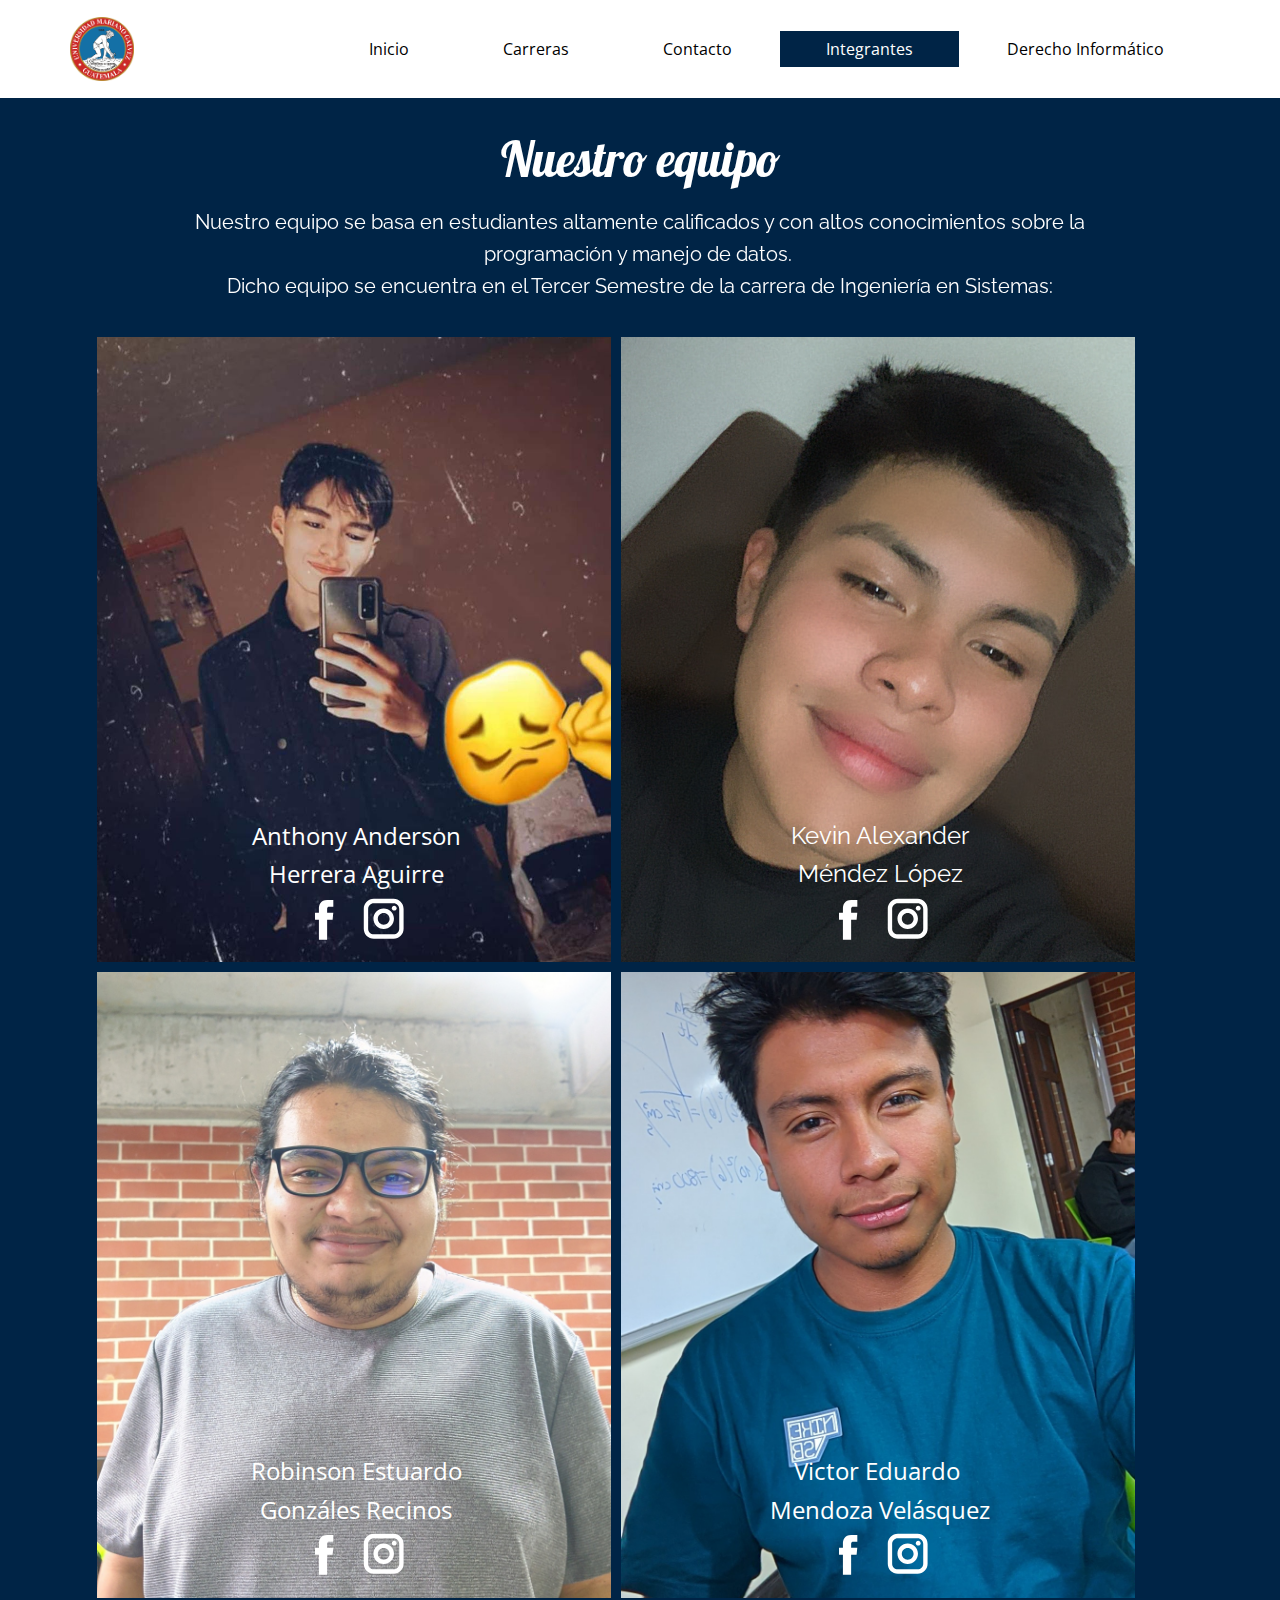
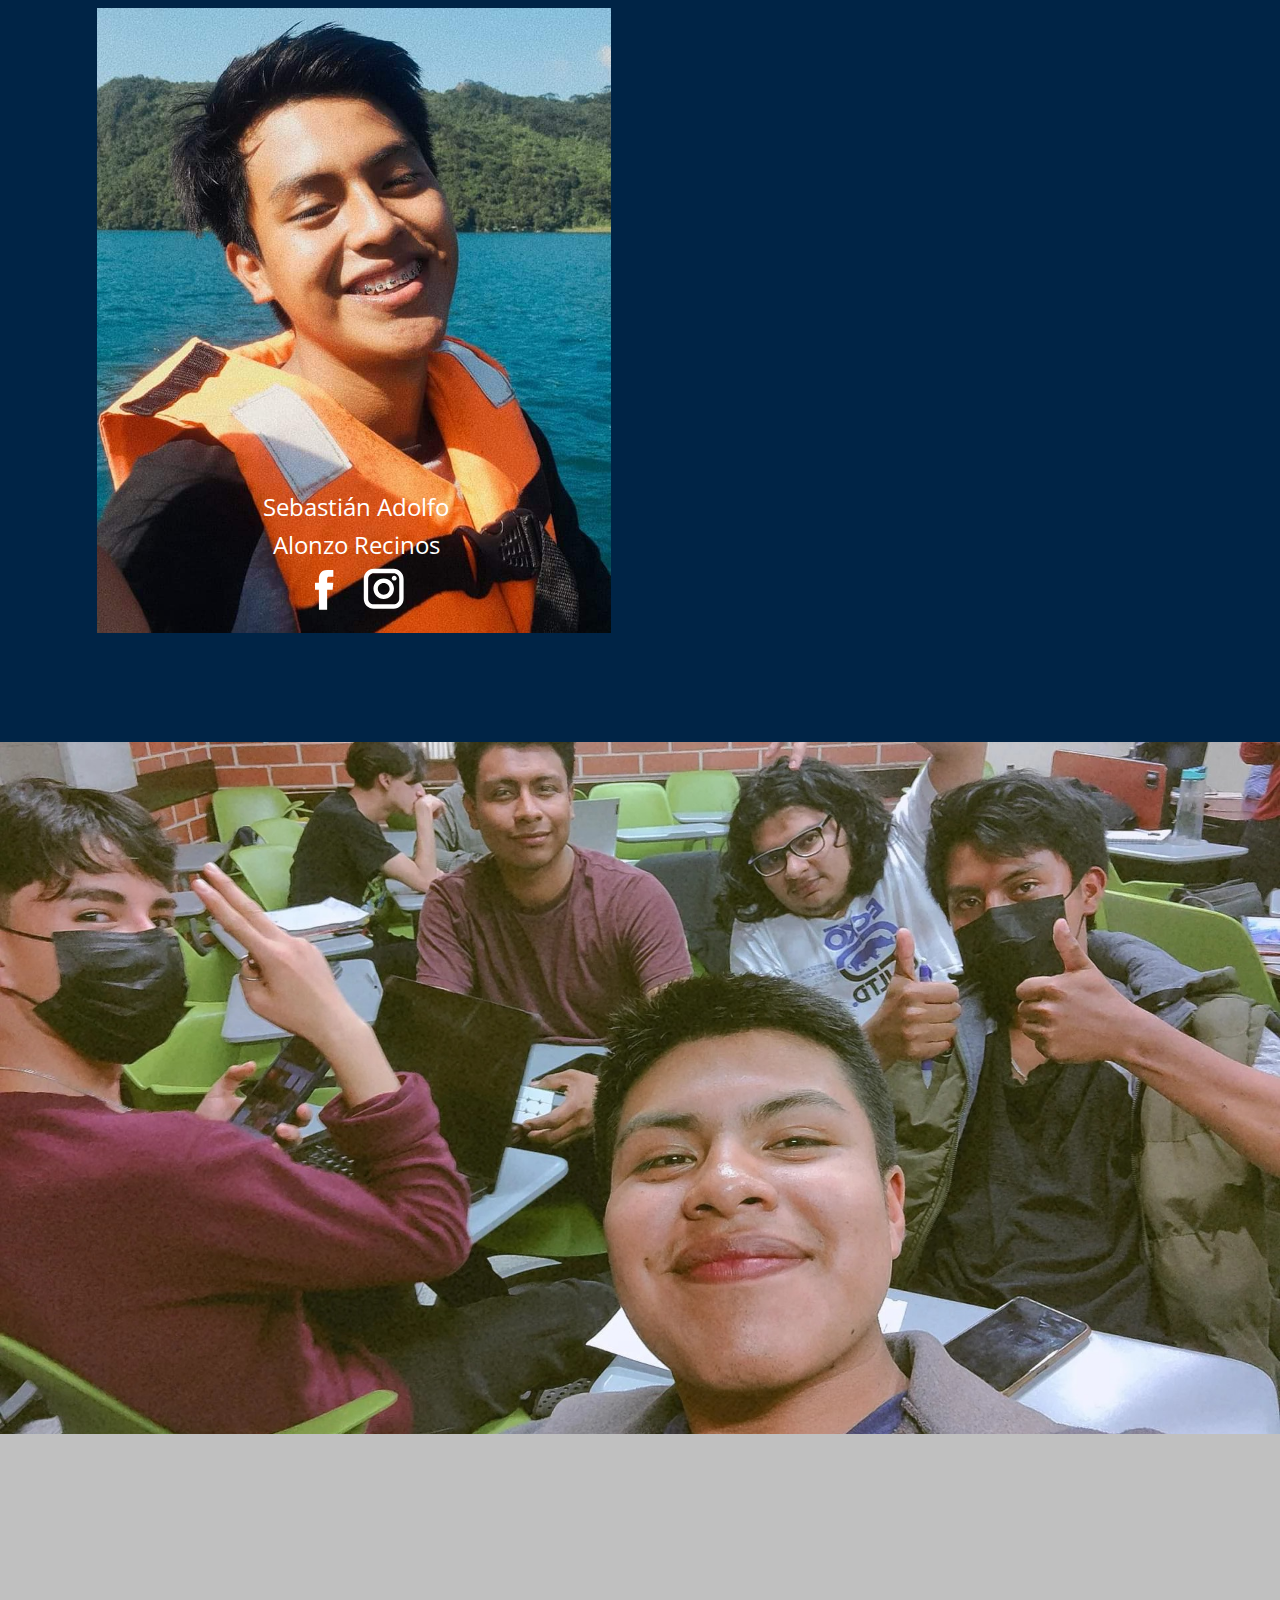
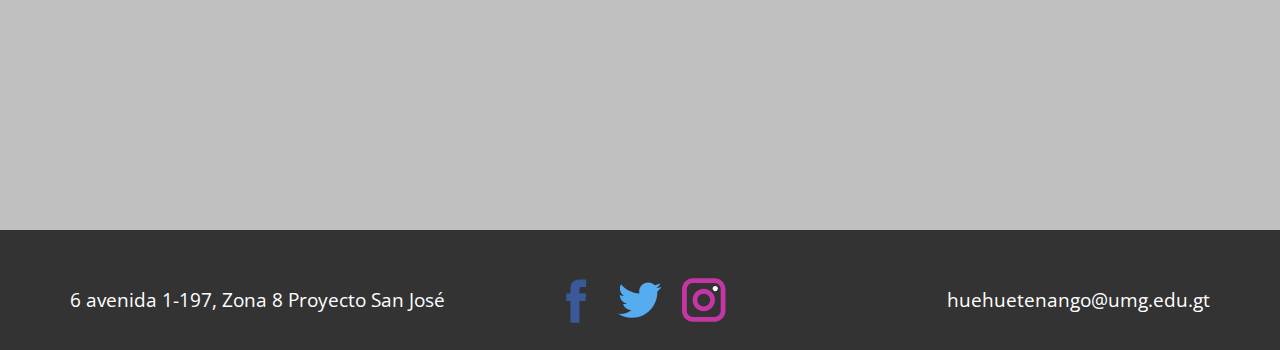
<file: Integrantes.html>
<!DOCTYPE html>
<html style="font-size: 16px;" lang="es"><head>
    <meta name="viewport" content="width=device-width, initial-scale=1.0">
    <meta charset="utf-8">
    <meta name="keywords" content="​About Our Team, ​How can we help you?, Our Team, ​Get our free newsletter+ bonus content">
    <meta name="description" content="">
    <title>Integrantes</title>
    <link rel="stylesheet" href="nicepage.css" media="screen">
<link rel="stylesheet" href="Integrantes.css" media="screen">
    <script class="u-script" type="text/javascript" src="jquery.js" defer=""></script>
    <script class="u-script" type="text/javascript" src="nicepage.js" defer=""></script>
    <meta name="generator" content="Nicepage 5.10.3, nicepage.com">
    <link id="u-theme-google-font" rel="stylesheet" href="https://fonts.googleapis.com/css?family=Roboto:100,100i,300,300i,400,400i,500,500i,700,700i,900,900i|Open+Sans:300,300i,400,400i,500,500i,600,600i,700,700i,800,800i">
    <link id="u-page-google-font" rel="stylesheet" href="https://fonts.googleapis.com/css?family=Lobster:400|Raleway:100,100i,200,200i,300,300i,400,400i,500,500i,600,600i,700,700i,800,800i,900,900i|Merriweather:300,300i,400,400i,700,700i,900,900i">
    
    
    
    
    <script type="application/ld+json">{
		"@context": "http://schema.org",
		"@type": "Organization",
		"name": "Site1",
		"logo": "images/umg.png",
		"sameAs": [
				"https://www.facebook.com/profile.php?id=100063558099325",
				"https://twitter.com/marianogalvez",
				"https://www.instagram.com/sistemas.umg.huehue/"
		]
}</script>
    <meta name="theme-color" content="#478ac9">
    <meta name="twitter:site" content="@">
    <meta name="twitter:card" content="summary_large_image">
    <meta name="twitter:title" content="Integrantes">
    <meta name="twitter:description" content="Site1">
    <meta property="og:title" content="Integrantes">
    <meta property="og:type" content="website">
  <meta data-intl-tel-input-cdn-path="intlTelInput/"></head>
  <body class="u-body u-xl-mode" data-lang="es"><header class="u-clearfix u-header u-header" id="sec-812b"><div class="u-clearfix u-sheet u-sheet-1">
        <a href="https://nicepage.com" class="u-image u-logo u-image-1" data-image-width="293" data-image-height="294">
          <img src="images/umg.png" class="u-logo-image u-logo-image-1">
        </a>
        <nav class="u-menu u-menu-one-level u-offcanvas u-menu-1">
          <div class="menu-collapse" style="font-size: 1rem; letter-spacing: 0px;">
            <a class="u-button-style u-custom-left-right-menu-spacing u-custom-padding-bottom u-custom-text-hover-color u-custom-top-bottom-menu-spacing u-nav-link u-text-active-palette-1-base u-text-hover-palette-2-base" href="#" style="padding: 11px 18px; font-size: calc(1em + 22px);">
              <svg class="u-svg-link" viewBox="0 0 24 24"><use xmlns:xlink="http://www.w3.org/1999/xlink" xlink:href="#menu-hamburger"></use></svg>
              <svg class="u-svg-content" version="1.1" id="menu-hamburger" viewBox="0 0 16 16" x="0px" y="0px" xmlns:xlink="http://www.w3.org/1999/xlink" xmlns="http://www.w3.org/2000/svg"><g><rect y="1" width="16" height="2"></rect><rect y="7" width="16" height="2"></rect><rect y="13" width="16" height="2"></rect>
</g></svg>
            </a>
          </div>
          <div class="u-custom-menu u-nav-container">
            <ul class="u-nav u-spacing-2 u-unstyled u-nav-1"><li class="u-nav-item"><a class="u-active-custom-color-1 u-border-active-palette-1-base u-border-hover-palette-1-base u-border-no-left u-border-no-right u-border-no-top u-button-style u-hover-custom-color-3 u-nav-link u-text-active-white u-text-black u-text-hover-custom-color-1 u-white" href="Inicio.html" style="padding: 10px 46px;">Inicio</a>
</li><li class="u-nav-item"><a class="u-active-custom-color-1 u-border-active-palette-1-base u-border-hover-palette-1-base u-border-no-left u-border-no-right u-border-no-top u-button-style u-hover-custom-color-3 u-nav-link u-text-active-white u-text-black u-text-hover-custom-color-1 u-white" href="Carreras.html" style="padding: 10px 46px;">Carreras</a>
</li><li class="u-nav-item"><a class="u-active-custom-color-1 u-border-active-palette-1-base u-border-hover-palette-1-base u-border-no-left u-border-no-right u-border-no-top u-button-style u-hover-custom-color-3 u-nav-link u-text-active-white u-text-black u-text-hover-custom-color-1 u-white" href="Contacto.html" style="padding: 10px 46px;">Contacto</a>
</li><li class="u-nav-item"><a class="u-active-custom-color-1 u-border-active-palette-1-base u-border-hover-palette-1-base u-border-no-left u-border-no-right u-border-no-top u-button-style u-hover-custom-color-3 u-nav-link u-text-active-white u-text-black u-text-hover-custom-color-1 u-white" href="Integrantes.html" style="padding: 10px 46px;">Integrantes</a>
</li><li class="u-nav-item"><a class="u-active-custom-color-1 u-border-active-palette-1-base u-border-hover-palette-1-base u-border-no-left u-border-no-right u-border-no-top u-button-style u-hover-custom-color-3 u-nav-link u-text-active-white u-text-black u-text-hover-custom-color-1 u-white" href="Derecho-Informático.html" style="padding: 10px 46px;">Derecho Informático</a>
</li></ul>
          </div>
          <div class="u-custom-menu u-nav-container-collapse">
            <div class="u-black u-container-style u-inner-container-layout u-opacity u-opacity-95 u-sidenav">
              <div class="u-inner-container-layout u-sidenav-overflow">
                <div class="u-menu-close"></div>
                <ul class="u-align-center u-nav u-popupmenu-items u-unstyled u-nav-2"><li class="u-nav-item"><a class="u-button-style u-nav-link" href="Inicio.html">Inicio</a>
</li><li class="u-nav-item"><a class="u-button-style u-nav-link" href="Carreras.html">Carreras</a>
</li><li class="u-nav-item"><a class="u-button-style u-nav-link" href="Contacto.html">Contacto</a>
</li><li class="u-nav-item"><a class="u-button-style u-nav-link" href="Integrantes.html">Integrantes</a>
</li><li class="u-nav-item"><a class="u-button-style u-nav-link" href="Derecho-Informático.html">Derecho Informático</a>
</li></ul>
              </div>
            </div>
            <div class="u-black u-menu-overlay u-opacity u-opacity-70"></div>
          </div>
        </nav>
      </div></header>
    <section class="u-clearfix u-custom-color-1 u-section-1" id="carousel_986a">
      <div class="u-clearfix u-sheet u-sheet-1">
        <h2 class="u-align-center u-custom-font u-font-lobster u-text u-text-1" data-animation-name="customAnimationIn" data-animation-duration="1000">Nuestro equipo</h2>
        <p class="u-align-center u-custom-font u-font-raleway u-text u-text-2" data-animation-name="customAnimationIn" data-animation-duration="1000">Nuestro equipo se basa en estudiantes altamente calificados y con altos conocimientos sobre la programación y manejo de datos.&nbsp;<br>Dicho equipo se encuentra en el Tercer Semestre de la carrera de Ingeniería en Sistemas:
        </p>
        <div class="u-list u-list-1">
          <div class="u-repeater u-repeater-1">
            <div class="u-align-center u-container-style u-image u-list-item u-repeater-item u-image-1" data-image-width="940" data-image-height="1280">
              <div class="u-container-layout u-similar-container u-container-layout-1">
                <p class="u-align-center u-custom-item u-large-text u-text u-text-variant u-text-white u-text-3">Anthony Anderson<br>Herrera Aguirre
                </p>
                <div class="u-social-icons u-spacing-10 u-social-icons-1">
                  <a class="u-social-url" title="facebook" target="_blank" href="https://www.facebook.com/iamanderrrr?mibextid=ZbWKwL"><span class="u-icon u-social-facebook u-social-icon u-text-white u-icon-1"><svg class="u-svg-link" preserveAspectRatio="xMidYMin slice" viewBox="0 0 112 112" style=""><use xmlns:xlink="http://www.w3.org/1999/xlink" xlink:href="#svg-c224"></use></svg><svg class="u-svg-content" viewBox="0 0 112 112" x="0" y="0" id="svg-c224"><path fill="currentColor" d="M75.5,28.8H65.4c-1.5,0-4,0.9-4,4.3v9.4h13.9l-1.5,15.8H61.4v45.1H42.8V58.3h-8.8V42.4h8.8V32.2
c0-7.4,3.4-18.8,18.8-18.8h13.8v15.4H75.5z"></path></svg></span>
                  </a>
                  <a class="u-social-url" title="instagram" target="_blank" href="https://instagram.com/iamanderrrr?igshid=Y2M0YTlkZGNmOQ=="><span class="u-icon u-social-icon u-social-instagram u-text-white u-icon-2"><svg class="u-svg-link" preserveAspectRatio="xMidYMin slice" viewBox="0 0 112 112" style=""><use xmlns:xlink="http://www.w3.org/1999/xlink" xlink:href="#svg-10b2"></use></svg><svg class="u-svg-content" viewBox="0 0 112 112" x="0" y="0" id="svg-10b2"><path fill="currentColor" d="M55.9,32.9c-12.8,0-23.2,10.4-23.2,23.2s10.4,23.2,23.2,23.2s23.2-10.4,23.2-23.2S68.7,32.9,55.9,32.9z
	 M55.9,69.4c-7.4,0-13.3-6-13.3-13.3c-0.1-7.4,6-13.3,13.3-13.3s13.3,6,13.3,13.3C69.3,63.5,63.3,69.4,55.9,69.4z"></path><path fill="#FFFFFF" d="M79.7,26.8c-3,0-5.4,2.5-5.4,5.4s2.5,5.4,5.4,5.4c3,0,5.4-2.5,5.4-5.4S82.7,26.8,79.7,26.8z"></path><path fill="currentColor" d="M78.2,11H33.5C21,11,10.8,21.3,10.8,33.7v44.7c0,12.6,10.2,22.8,22.7,22.8h44.7c12.6,0,22.7-10.2,22.7-22.7
	V33.7C100.8,21.1,90.6,11,78.2,11z M91,78.4c0,7.1-5.8,12.8-12.8,12.8H33.5c-7.1,0-12.8-5.8-12.8-12.8V33.7
	c0-7.1,5.8-12.8,12.8-12.8h44.7c7.1,0,12.8,5.8,12.8,12.8V78.4z"></path></svg></span>
                  </a>
                </div>
              </div>
            </div>
            <div class="u-align-center u-container-style u-image u-list-item u-repeater-item u-image-2" data-image-width="828" data-image-height="1472">
              <div class="u-container-layout u-similar-container u-container-layout-2">
                <p class="u-align-center u-custom-font u-custom-item u-font-raleway u-large-text u-text u-text-variant u-text-white u-text-4">Kevin Alexander<br>Méndez López
                </p>
                <div class="u-social-icons u-spacing-10 u-social-icons-2">
                  <a class="u-social-url" title="facebook" target="_blank" href="https://www.facebook.com/profile.php?id=100013594653032&amp;mibextid=ZbWKwL"><span class="u-icon u-social-facebook u-social-icon u-text-white u-icon-3"><svg class="u-svg-link" preserveAspectRatio="xMidYMin slice" viewBox="0 0 112 112" style=""><use xmlns:xlink="http://www.w3.org/1999/xlink" xlink:href="#svg-3a60"></use></svg><svg class="u-svg-content" viewBox="0 0 112 112" x="0" y="0" id="svg-3a60"><path fill="currentColor" d="M75.5,28.8H65.4c-1.5,0-4,0.9-4,4.3v9.4h13.9l-1.5,15.8H61.4v45.1H42.8V58.3h-8.8V42.4h8.8V32.2
c0-7.4,3.4-18.8,18.8-18.8h13.8v15.4H75.5z"></path></svg></span>
                  </a>
                  <a class="u-social-url" title="instagram" target="_blank" href="https://instagram.com/kevn.ml?igshid=OTk0YzhjMDVlZA=="><span class="u-icon u-social-icon u-social-instagram u-text-white u-icon-4"><svg class="u-svg-link" preserveAspectRatio="xMidYMin slice" viewBox="0 0 112 112" style=""><use xmlns:xlink="http://www.w3.org/1999/xlink" xlink:href="#svg-5050"></use></svg><svg class="u-svg-content" viewBox="0 0 112 112" x="0" y="0" id="svg-5050"><path fill="currentColor" d="M55.9,32.9c-12.8,0-23.2,10.4-23.2,23.2s10.4,23.2,23.2,23.2s23.2-10.4,23.2-23.2S68.7,32.9,55.9,32.9z
	 M55.9,69.4c-7.4,0-13.3-6-13.3-13.3c-0.1-7.4,6-13.3,13.3-13.3s13.3,6,13.3,13.3C69.3,63.5,63.3,69.4,55.9,69.4z"></path><path fill="#FFFFFF" d="M79.7,26.8c-3,0-5.4,2.5-5.4,5.4s2.5,5.4,5.4,5.4c3,0,5.4-2.5,5.4-5.4S82.7,26.8,79.7,26.8z"></path><path fill="currentColor" d="M78.2,11H33.5C21,11,10.8,21.3,10.8,33.7v44.7c0,12.6,10.2,22.8,22.7,22.8h44.7c12.6,0,22.7-10.2,22.7-22.7
	V33.7C100.8,21.1,90.6,11,78.2,11z M91,78.4c0,7.1-5.8,12.8-12.8,12.8H33.5c-7.1,0-12.8-5.8-12.8-12.8V33.7
	c0-7.1,5.8-12.8,12.8-12.8h44.7c7.1,0,12.8,5.8,12.8,12.8V78.4z"></path></svg></span>
                  </a>
                </div>
              </div>
            </div>
            <div class="u-align-center u-container-style u-image u-list-item u-repeater-item u-image-3" data-image-width="2160" data-image-height="3840">
              <div class="u-container-layout u-similar-container u-container-layout-3">
                <p class="u-align-center u-custom-item u-large-text u-text u-text-variant u-text-white u-text-5">Robinson Estuardo<br>Gonzáles Recinos
                </p>
                <div class="u-social-icons u-spacing-10 u-social-icons-3">
                  <a class="u-social-url" title="facebook" target="_blank" href="https://www.facebook.com/profile.php?id=100010698090652&amp;mibextid=ZbWKwLhttps://www.facebook.com/profile.php?id=100010698090652&amp;mibextid=ZbWKwL"><span class="u-icon u-social-facebook u-social-icon u-text-white u-icon-5"><svg class="u-svg-link" preserveAspectRatio="xMidYMin slice" viewBox="0 0 112 112" style=""><use xmlns:xlink="http://www.w3.org/1999/xlink" xlink:href="#svg-1fcf"></use></svg><svg class="u-svg-content" viewBox="0 0 112 112" x="0" y="0" id="svg-1fcf"><path fill="currentColor" d="M75.5,28.8H65.4c-1.5,0-4,0.9-4,4.3v9.4h13.9l-1.5,15.8H61.4v45.1H42.8V58.3h-8.8V42.4h8.8V32.2
c0-7.4,3.4-18.8,18.8-18.8h13.8v15.4H75.5z"></path></svg></span>
                  </a>
                  <a class="u-social-url" title="instagram" target="_blank" href="https://instagram.com/chutinrop?igshid=ZGUzMzM3NWJiOQ=="><span class="u-icon u-social-icon u-social-instagram u-text-white u-icon-6"><svg class="u-svg-link" preserveAspectRatio="xMidYMin slice" viewBox="0 0 112 112" style=""><use xmlns:xlink="http://www.w3.org/1999/xlink" xlink:href="#svg-5e94"></use></svg><svg class="u-svg-content" viewBox="0 0 112 112" x="0" y="0" id="svg-5e94"><path fill="currentColor" d="M55.9,32.9c-12.8,0-23.2,10.4-23.2,23.2s10.4,23.2,23.2,23.2s23.2-10.4,23.2-23.2S68.7,32.9,55.9,32.9z
	 M55.9,69.4c-7.4,0-13.3-6-13.3-13.3c-0.1-7.4,6-13.3,13.3-13.3s13.3,6,13.3,13.3C69.3,63.5,63.3,69.4,55.9,69.4z"></path><path fill="#FFFFFF" d="M79.7,26.8c-3,0-5.4,2.5-5.4,5.4s2.5,5.4,5.4,5.4c3,0,5.4-2.5,5.4-5.4S82.7,26.8,79.7,26.8z"></path><path fill="currentColor" d="M78.2,11H33.5C21,11,10.8,21.3,10.8,33.7v44.7c0,12.6,10.2,22.8,22.7,22.8h44.7c12.6,0,22.7-10.2,22.7-22.7
	V33.7C100.8,21.1,90.6,11,78.2,11z M91,78.4c0,7.1-5.8,12.8-12.8,12.8H33.5c-7.1,0-12.8-5.8-12.8-12.8V33.7
	c0-7.1,5.8-12.8,12.8-12.8h44.7c7.1,0,12.8,5.8,12.8,12.8V78.4z"></path></svg></span>
                  </a>
                </div>
              </div>
            </div>
            <div class="u-align-center u-container-style u-image u-list-item u-repeater-item u-image-4" data-image-width="1080" data-image-height="1920">
              <div class="u-container-layout u-similar-container u-container-layout-4">
                <p class="u-align-center u-custom-item u-large-text u-text u-text-variant u-text-white u-text-6">Victor Eduardo&nbsp;<br>Mendoza Velásquez
                </p>
                <div class="u-social-icons u-spacing-10 u-social-icons-4">
                  <a class="u-social-url" title="facebook" target="_blank" href="https://www.facebook.com/profile.php?id=100012959989519&amp;mibextid=ZbWKwL"><span class="u-icon u-social-facebook u-social-icon u-text-white u-icon-7"><svg class="u-svg-link" preserveAspectRatio="xMidYMin slice" viewBox="0 0 112 112" style=""><use xmlns:xlink="http://www.w3.org/1999/xlink" xlink:href="#svg-4120"></use></svg><svg class="u-svg-content" viewBox="0 0 112 112" x="0" y="0" id="svg-4120"><path fill="currentColor" d="M75.5,28.8H65.4c-1.5,0-4,0.9-4,4.3v9.4h13.9l-1.5,15.8H61.4v45.1H42.8V58.3h-8.8V42.4h8.8V32.2
c0-7.4,3.4-18.8,18.8-18.8h13.8v15.4H75.5z"></path></svg></span>
                  </a>
                  <a class="u-social-url" title="instagram" target="_blank" href="https://instagram.com/_victor_m7_?igshid=MzNlNGNkZWQ4Mg=="><span class="u-icon u-social-icon u-social-instagram u-text-white u-icon-8"><svg class="u-svg-link" preserveAspectRatio="xMidYMin slice" viewBox="0 0 112 112" style=""><use xmlns:xlink="http://www.w3.org/1999/xlink" xlink:href="#svg-fa31"></use></svg><svg class="u-svg-content" viewBox="0 0 112 112" x="0" y="0" id="svg-fa31"><path fill="currentColor" d="M55.9,32.9c-12.8,0-23.2,10.4-23.2,23.2s10.4,23.2,23.2,23.2s23.2-10.4,23.2-23.2S68.7,32.9,55.9,32.9z
	 M55.9,69.4c-7.4,0-13.3-6-13.3-13.3c-0.1-7.4,6-13.3,13.3-13.3s13.3,6,13.3,13.3C69.3,63.5,63.3,69.4,55.9,69.4z"></path><path fill="#FFFFFF" d="M79.7,26.8c-3,0-5.4,2.5-5.4,5.4s2.5,5.4,5.4,5.4c3,0,5.4-2.5,5.4-5.4S82.7,26.8,79.7,26.8z"></path><path fill="currentColor" d="M78.2,11H33.5C21,11,10.8,21.3,10.8,33.7v44.7c0,12.6,10.2,22.8,22.7,22.8h44.7c12.6,0,22.7-10.2,22.7-22.7
	V33.7C100.8,21.1,90.6,11,78.2,11z M91,78.4c0,7.1-5.8,12.8-12.8,12.8H33.5c-7.1,0-12.8-5.8-12.8-12.8V33.7
	c0-7.1,5.8-12.8,12.8-12.8h44.7c7.1,0,12.8,5.8,12.8,12.8V78.4z"></path></svg></span>
                  </a>
                </div>
              </div>
            </div>
            <div class="u-align-center u-container-style u-image u-list-item u-repeater-item u-image-5" data-image-width="960" data-image-height="947">
              <div class="u-container-layout u-similar-container u-container-layout-5">
                <p class="u-align-center u-custom-item u-large-text u-text u-text-variant u-text-white u-text-7">Sebastián Adolfo<br>Alonzo Recinos
                </p>
                <div class="u-social-icons u-spacing-10 u-social-icons-5">
                  <a class="u-social-url" title="facebook" target="_blank" href="https://facebook.com/name"><span class="u-icon u-social-facebook u-social-icon u-text-white u-icon-9"><svg class="u-svg-link" preserveAspectRatio="xMidYMin slice" viewBox="0 0 112 112" style=""><use xmlns:xlink="http://www.w3.org/1999/xlink" xlink:href="#svg-56ea"></use></svg><svg class="u-svg-content" viewBox="0 0 112 112" x="0" y="0" id="svg-56ea"><path fill="currentColor" d="M75.5,28.8H65.4c-1.5,0-4,0.9-4,4.3v9.4h13.9l-1.5,15.8H61.4v45.1H42.8V58.3h-8.8V42.4h8.8V32.2
c0-7.4,3.4-18.8,18.8-18.8h13.8v15.4H75.5z"></path></svg></span>
                  </a>
                  <a class="u-social-url" title="instagram" target="_blank" href="https://instagram.com/name"><span class="u-icon u-social-icon u-social-instagram u-text-white u-icon-10"><svg class="u-svg-link" preserveAspectRatio="xMidYMin slice" viewBox="0 0 112 112" style=""><use xmlns:xlink="http://www.w3.org/1999/xlink" xlink:href="#svg-9bc9"></use></svg><svg class="u-svg-content" viewBox="0 0 112 112" x="0" y="0" id="svg-9bc9"><path fill="currentColor" d="M55.9,32.9c-12.8,0-23.2,10.4-23.2,23.2s10.4,23.2,23.2,23.2s23.2-10.4,23.2-23.2S68.7,32.9,55.9,32.9z
	 M55.9,69.4c-7.4,0-13.3-6-13.3-13.3c-0.1-7.4,6-13.3,13.3-13.3s13.3,6,13.3,13.3C69.3,63.5,63.3,69.4,55.9,69.4z"></path><path fill="#FFFFFF" d="M79.7,26.8c-3,0-5.4,2.5-5.4,5.4s2.5,5.4,5.4,5.4c3,0,5.4-2.5,5.4-5.4S82.7,26.8,79.7,26.8z"></path><path fill="currentColor" d="M78.2,11H33.5C21,11,10.8,21.3,10.8,33.7v44.7c0,12.6,10.2,22.8,22.7,22.8h44.7c12.6,0,22.7-10.2,22.7-22.7
	V33.7C100.8,21.1,90.6,11,78.2,11z M91,78.4c0,7.1-5.8,12.8-12.8,12.8H33.5c-7.1,0-12.8-5.8-12.8-12.8V33.7
	c0-7.1,5.8-12.8,12.8-12.8h44.7c7.1,0,12.8,5.8,12.8,12.8V78.4z"></path></svg></span>
                  </a>
                </div>
              </div>
            </div>
          </div>
        </div>
      </div>
    </section>
    <section class="u-clearfix u-image u-section-2" id="sec-d5c9" data-image-width="1920" data-image-height="1080">
      <div class="u-clearfix u-sheet u-sheet-1"></div>
    </section>
    <section class="u-clearfix u-grey-25 u-section-3" id="sec-05ad">
      <div class="u-clearfix u-sheet u-valign-middle u-sheet-1">
        <p class="u-custom-font u-font-merriweather u-hover-feature u-text u-text-1" data-animation-name="customAnimationIn" data-animation-duration="1000"> Querida Universidad Mariano Gálvez. <br>
          <br>Nosotros, los estudiantes Anderson Aguirre, Kevin Méndez, Sebastián Adolfo, Robinson Gonzáles y Victor Mendoza, estamos sinceramente agradecidos por la excelente instrucción y orientación de la universidad y de nuestros profesores como estudiantes de ingeniería de sistemas. <br>
          <br>En primer lugar, nos gustaría expresar nuestro agradecimiento a la Universidad Mariano Gálvez por brindarnos la oportunidad de estudiar allí e interactuar con su alumnado. También queremos agradecer al equipo de docentes de la carrera ingeniería de sistemas que nos han enseñado a lo largo de nuestra carrera académica.&nbsp;<br>También queremos expresar nuestra gratitud a todo el personal administrativo y de apoyo de la universidad que ha marcado la diferencia en nuestro bienestar y nuestra capacidad de tener una rica experiencia educativa. Valoramos su consideración, profesionalismo y ayuda con todos los aspectos de nuestra vida estudiantil.
        </p>
      </div>
      
    </section>
    
    
    <footer class="u-align-center u-clearfix u-footer u-grey-80 u-footer" id="sec-4d4d"><div class="u-clearfix u-sheet u-sheet-1">
        <a href="mailto:huehuetenango@umg.edu.gt" class="u-active-none u-bottom-left-radius-0 u-bottom-right-radius-0 u-btn u-btn-rectangle u-button-style u-hover-none u-none u-radius-0 u-text-body-alt-color u-top-left-radius-0 u-top-right-radius-0 u-btn-1">huehuetenango@umg.edu.gt</a>
        <div class="u-social-icons u-spacing-10 u-social-icons-1">
          <a class="u-social-url" title="facebook" target="_blank" href="https://www.facebook.com/profile.php?id=100063558099325"><span class="u-icon u-social-facebook u-social-icon u-icon-1"><svg class="u-svg-link" preserveAspectRatio="xMidYMin slice" viewBox="0 0 112 112" style=""><use xmlns:xlink="http://www.w3.org/1999/xlink" xlink:href="#svg-2cdd"></use></svg><svg class="u-svg-content" viewBox="0 0 112 112" x="0" y="0" id="svg-2cdd"><path fill="currentColor" d="M75.5,28.8H65.4c-1.5,0-4,0.9-4,4.3v9.4h13.9l-1.5,15.8H61.4v45.1H42.8V58.3h-8.8V42.4h8.8V32.2
c0-7.4,3.4-18.8,18.8-18.8h13.8v15.4H75.5z"></path></svg></span>
          </a>
          <a class="u-social-url" title="twitter" target="_blank" href="https://twitter.com/marianogalvez"><span class="u-icon u-social-icon u-social-twitter u-icon-2"><svg class="u-svg-link" preserveAspectRatio="xMidYMin slice" viewBox="0 0 112 112" style=""><use xmlns:xlink="http://www.w3.org/1999/xlink" xlink:href="#svg-b350"></use></svg><svg class="u-svg-content" viewBox="0 0 112 112" x="0" y="0" id="svg-b350"><path fill="currentColor" d="M92.2,38.2c0,0.8,0,1.6,0,2.3c0,24.3-18.6,52.4-52.6,52.4c-10.6,0.1-20.2-2.9-28.5-8.2
	c1.4,0.2,2.9,0.2,4.4,0.2c8.7,0,16.7-2.9,23-7.9c-8.1-0.2-14.9-5.5-17.3-12.8c1.1,0.2,2.4,0.2,3.4,0.2c1.6,0,3.3-0.2,4.8-0.7
	c-8.4-1.6-14.9-9.2-14.9-18c0-0.2,0-0.2,0-0.2c2.5,1.4,5.4,2.2,8.4,2.3c-5-3.3-8.3-8.9-8.3-15.4c0-3.4,1-6.5,2.5-9.2
	c9.1,11.1,22.7,18.5,38,19.2c-0.2-1.4-0.4-2.8-0.4-4.3c0.1-10,8.3-18.2,18.5-18.2c5.4,0,10.1,2.2,13.5,5.7c4.3-0.8,8.1-2.3,11.7-4.5
	c-1.4,4.3-4.3,7.9-8.1,10.1c3.7-0.4,7.3-1.4,10.6-2.9C98.9,32.3,95.7,35.5,92.2,38.2z"></path></svg></span>
          </a>
          <a class="u-social-url" title="instagram" target="_blank" href="https://www.instagram.com/sistemas.umg.huehue/"><span class="u-icon u-social-icon u-social-instagram u-icon-3"><svg class="u-svg-link" preserveAspectRatio="xMidYMin slice" viewBox="0 0 112 112" style=""><use xmlns:xlink="http://www.w3.org/1999/xlink" xlink:href="#svg-3453"></use></svg><svg class="u-svg-content" viewBox="0 0 112 112" x="0" y="0" id="svg-3453"><path fill="currentColor" d="M55.9,32.9c-12.8,0-23.2,10.4-23.2,23.2s10.4,23.2,23.2,23.2s23.2-10.4,23.2-23.2S68.7,32.9,55.9,32.9z
	 M55.9,69.4c-7.4,0-13.3-6-13.3-13.3c-0.1-7.4,6-13.3,13.3-13.3s13.3,6,13.3,13.3C69.3,63.5,63.3,69.4,55.9,69.4z"></path><path fill="#FFFFFF" d="M79.7,26.8c-3,0-5.4,2.5-5.4,5.4s2.5,5.4,5.4,5.4c3,0,5.4-2.5,5.4-5.4S82.7,26.8,79.7,26.8z"></path><path fill="currentColor" d="M78.2,11H33.5C21,11,10.8,21.3,10.8,33.7v44.7c0,12.6,10.2,22.8,22.7,22.8h44.7c12.6,0,22.7-10.2,22.7-22.7
	V33.7C100.8,21.1,90.6,11,78.2,11z M91,78.4c0,7.1-5.8,12.8-12.8,12.8H33.5c-7.1,0-12.8-5.8-12.8-12.8V33.7
	c0-7.1,5.8-12.8,12.8-12.8h44.7c7.1,0,12.8,5.8,12.8,12.8V78.4z"></path></svg></span>
          </a>
        </div>
        <a href="https://www.google.com/maps/place/Universidad+Mariano+G%C3%A1lvez/@15.3175876,-91.4885003,17z/data=!3m1!4b1!4m6!3m5!1s0x858c15d235f4a3c9:0x55475dc85b5ed10b!8m2!3d15.3175876!4d-91.4859254!16s%2Fg%2F11hv43rkv?entry=ttu" class="u-active-none u-bottom-left-radius-0 u-bottom-right-radius-0 u-btn u-btn-rectangle u-button-style u-hover-none u-none u-radius-0 u-text-body-alt-color u-top-left-radius-0 u-top-right-radius-0 u-btn-2" target="_blank"> 6 avenida 1-197, Zona 8 Proyecto San José</a>
      </div></footer>

</body></html>
</file>
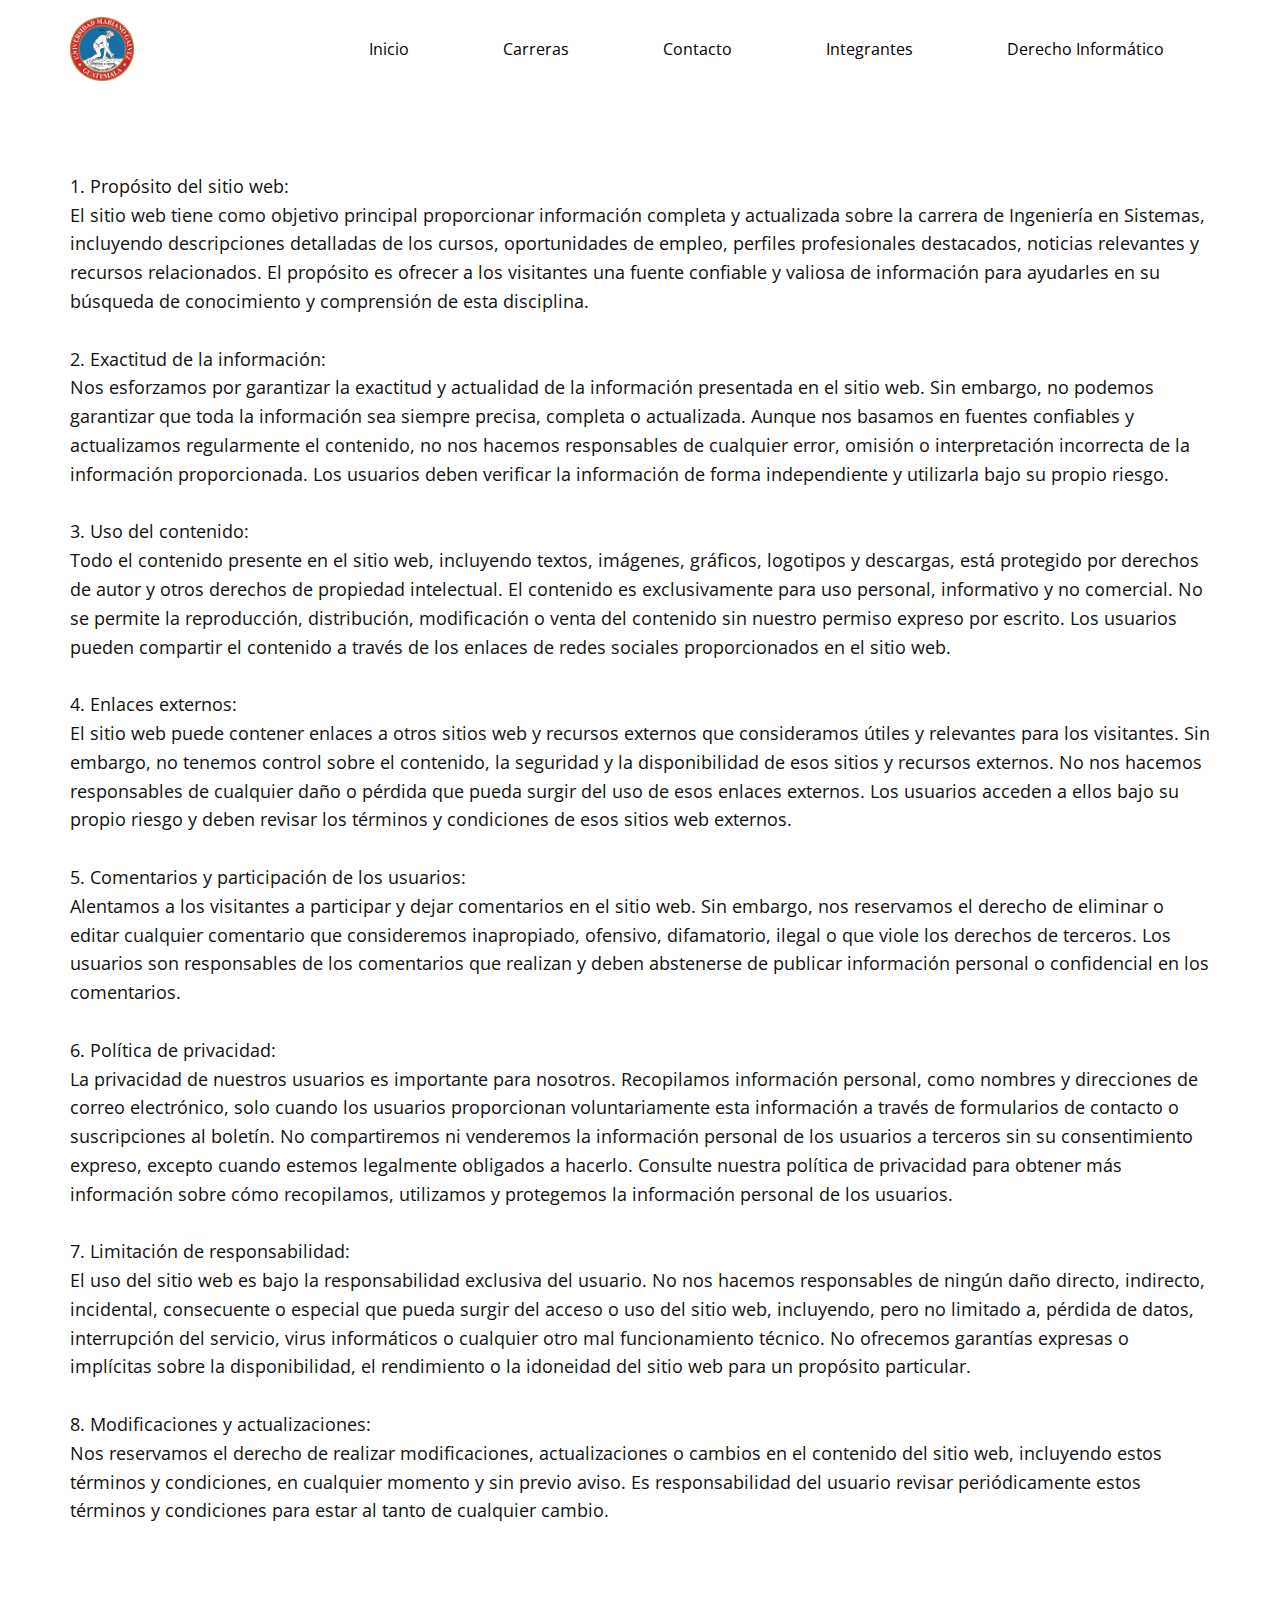
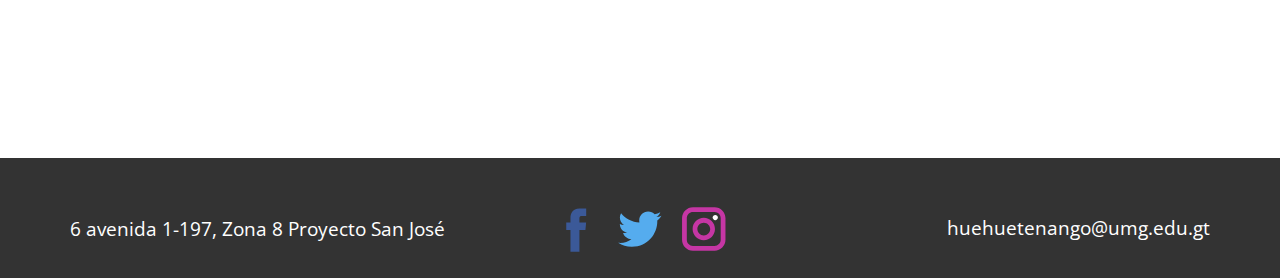
<file: Términos-y-Condiciones.html>
<!DOCTYPE html>
<html style="font-size: 16px;" lang="es"><head>
    <meta name="viewport" content="width=device-width, initial-scale=1.0">
    <meta charset="utf-8">
    <meta name="keywords" content="">
    <meta name="description" content="">
    <title>Términos y Condiciones</title>
    <link rel="stylesheet" href="nicepage.css" media="screen">
<link rel="stylesheet" href="Términos-y-Condiciones.css" media="screen">
    <script class="u-script" type="text/javascript" src="jquery.js" defer=""></script>
    <script class="u-script" type="text/javascript" src="nicepage.js" defer=""></script>
    <meta name="generator" content="Nicepage 5.10.3, nicepage.com">
    <link id="u-theme-google-font" rel="stylesheet" href="https://fonts.googleapis.com/css?family=Roboto:100,100i,300,300i,400,400i,500,500i,700,700i,900,900i|Open+Sans:300,300i,400,400i,500,500i,600,600i,700,700i,800,800i">
    
    
    <script type="application/ld+json">{
		"@context": "http://schema.org",
		"@type": "Organization",
		"name": "Site1",
		"logo": "images/umg.png",
		"sameAs": [
				"https://www.facebook.com/profile.php?id=100063558099325",
				"https://twitter.com/marianogalvez",
				"https://www.instagram.com/sistemas.umg.huehue/"
		]
}</script>
    <meta name="theme-color" content="#478ac9">
    <meta name="twitter:site" content="@">
    <meta name="twitter:card" content="summary_large_image">
    <meta name="twitter:title" content="Términos y Condiciones">
    <meta name="twitter:description" content="Site1">
    <meta property="og:title" content="Términos y Condiciones">
    <meta property="og:type" content="website">
  <meta data-intl-tel-input-cdn-path="intlTelInput/"></head>
  <body class="u-body u-xl-mode" data-lang="es"><header class="u-clearfix u-header u-header" id="sec-812b"><div class="u-clearfix u-sheet u-sheet-1">
        <a href="https://nicepage.com" class="u-image u-logo u-image-1" data-image-width="293" data-image-height="294">
          <img src="images/umg.png" class="u-logo-image u-logo-image-1">
        </a>
        <nav class="u-menu u-menu-one-level u-offcanvas u-menu-1">
          <div class="menu-collapse" style="font-size: 1rem; letter-spacing: 0px;">
            <a class="u-button-style u-custom-left-right-menu-spacing u-custom-padding-bottom u-custom-text-hover-color u-custom-top-bottom-menu-spacing u-nav-link u-text-active-palette-1-base u-text-hover-palette-2-base" href="#" style="padding: 11px 18px; font-size: calc(1em + 22px);">
              <svg class="u-svg-link" viewBox="0 0 24 24"><use xmlns:xlink="http://www.w3.org/1999/xlink" xlink:href="#menu-hamburger"></use></svg>
              <svg class="u-svg-content" version="1.1" id="menu-hamburger" viewBox="0 0 16 16" x="0px" y="0px" xmlns:xlink="http://www.w3.org/1999/xlink" xmlns="http://www.w3.org/2000/svg"><g><rect y="1" width="16" height="2"></rect><rect y="7" width="16" height="2"></rect><rect y="13" width="16" height="2"></rect>
</g></svg>
            </a>
          </div>
          <div class="u-custom-menu u-nav-container">
            <ul class="u-nav u-spacing-2 u-unstyled u-nav-1"><li class="u-nav-item"><a class="u-active-custom-color-1 u-border-active-palette-1-base u-border-hover-palette-1-base u-border-no-left u-border-no-right u-border-no-top u-button-style u-hover-custom-color-3 u-nav-link u-text-active-white u-text-black u-text-hover-custom-color-1 u-white" href="Inicio.html" style="padding: 10px 46px;">Inicio</a>
</li><li class="u-nav-item"><a class="u-active-custom-color-1 u-border-active-palette-1-base u-border-hover-palette-1-base u-border-no-left u-border-no-right u-border-no-top u-button-style u-hover-custom-color-3 u-nav-link u-text-active-white u-text-black u-text-hover-custom-color-1 u-white" href="Carreras.html" style="padding: 10px 46px;">Carreras</a>
</li><li class="u-nav-item"><a class="u-active-custom-color-1 u-border-active-palette-1-base u-border-hover-palette-1-base u-border-no-left u-border-no-right u-border-no-top u-button-style u-hover-custom-color-3 u-nav-link u-text-active-white u-text-black u-text-hover-custom-color-1 u-white" href="Contacto.html" style="padding: 10px 46px;">Contacto</a>
</li><li class="u-nav-item"><a class="u-active-custom-color-1 u-border-active-palette-1-base u-border-hover-palette-1-base u-border-no-left u-border-no-right u-border-no-top u-button-style u-hover-custom-color-3 u-nav-link u-text-active-white u-text-black u-text-hover-custom-color-1 u-white" href="Integrantes.html" style="padding: 10px 46px;">Integrantes</a>
</li><li class="u-nav-item"><a class="u-active-custom-color-1 u-border-active-palette-1-base u-border-hover-palette-1-base u-border-no-left u-border-no-right u-border-no-top u-button-style u-hover-custom-color-3 u-nav-link u-text-active-white u-text-black u-text-hover-custom-color-1 u-white" href="Derecho-Informático.html" style="padding: 10px 46px;">Derecho Informático</a>
</li></ul>
          </div>
          <div class="u-custom-menu u-nav-container-collapse">
            <div class="u-black u-container-style u-inner-container-layout u-opacity u-opacity-95 u-sidenav">
              <div class="u-inner-container-layout u-sidenav-overflow">
                <div class="u-menu-close"></div>
                <ul class="u-align-center u-nav u-popupmenu-items u-unstyled u-nav-2"><li class="u-nav-item"><a class="u-button-style u-nav-link" href="Inicio.html">Inicio</a>
</li><li class="u-nav-item"><a class="u-button-style u-nav-link" href="Carreras.html">Carreras</a>
</li><li class="u-nav-item"><a class="u-button-style u-nav-link" href="Contacto.html">Contacto</a>
</li><li class="u-nav-item"><a class="u-button-style u-nav-link" href="Integrantes.html">Integrantes</a>
</li><li class="u-nav-item"><a class="u-button-style u-nav-link" href="Derecho-Informático.html">Derecho Informático</a>
</li></ul>
              </div>
            </div>
            <div class="u-black u-menu-overlay u-opacity u-opacity-70"></div>
          </div>
        </nav>
      </div></header>
    <section class="u-clearfix u-section-1" id="sec-adc6">
      <div class="u-clearfix u-sheet u-sheet-1">
        <p class="u-text u-text-1">
          <br>
          <br>1. Propósito del sitio web: <br>El sitio web tiene como objetivo principal proporcionar información completa y actualizada sobre la carrera de Ingeniería en Sistemas, incluyendo descripciones detalladas de los cursos, oportunidades de empleo, perfiles profesionales destacados, noticias relevantes y recursos relacionados. El propósito es ofrecer a los visitantes una fuente confiable y valiosa de información para ayudarles en su búsqueda de conocimiento y comprensión de esta disciplina. <br>
          <br>2. Exactitud de la información: <br>Nos esforzamos por garantizar la exactitud y actualidad de la información presentada en el sitio web. Sin embargo, no podemos garantizar que toda la información sea siempre precisa, completa o actualizada. Aunque nos basamos en fuentes confiables y actualizamos regularmente el contenido, no nos hacemos responsables de cualquier error, omisión o interpretación incorrecta de la información proporcionada. Los usuarios deben verificar la información de forma independiente y utilizarla bajo su propio riesgo. <br>
          <br>3. Uso del contenido: <br>Todo el contenido presente en el sitio web, incluyendo textos, imágenes, gráficos, logotipos y descargas, está protegido por derechos de autor y otros derechos de propiedad intelectual. El contenido es exclusivamente para uso personal, informativo y no comercial. No se permite la reproducción, distribución, modificación o venta del contenido sin nuestro permiso expreso por escrito. Los usuarios pueden compartir el contenido a través de los enlaces de redes sociales proporcionados en el sitio web. <br>
          <br>4. Enlaces externos: <br>El sitio web puede contener enlaces a otros sitios web y recursos externos que consideramos útiles y relevantes para los visitantes. Sin embargo, no tenemos control sobre el contenido, la seguridad y la disponibilidad de esos sitios y recursos externos. No nos hacemos responsables de cualquier daño o pérdida que pueda surgir del uso de esos enlaces externos. Los usuarios acceden a ellos bajo su propio riesgo y deben revisar los términos y condiciones de esos sitios web externos. <br>
          <br>5. Comentarios y participación de los usuarios: <br>Alentamos a los visitantes a participar y dejar comentarios en el sitio web. Sin embargo, nos reservamos el derecho de eliminar o editar cualquier comentario que consideremos inapropiado, ofensivo, difamatorio, ilegal o que viole los derechos de terceros. Los usuarios son responsables de los comentarios que realizan y deben abstenerse de publicar información personal o confidencial en los comentarios. <br>
          <br>6. Política de privacidad: <br>La privacidad de nuestros usuarios es importante para nosotros. Recopilamos información personal, como nombres y direcciones de correo electrónico, solo cuando los usuarios proporcionan voluntariamente esta información a través de formularios de contacto o suscripciones al boletín. No compartiremos ni venderemos la información personal de los usuarios a terceros sin su consentimiento expreso, excepto cuando estemos legalmente obligados a hacerlo. Consulte nuestra política de privacidad para obtener más información sobre cómo recopilamos, utilizamos y protegemos la información personal de los usuarios. <br>
          <br>7. Limitación de responsabilidad: <br>El uso del sitio web es bajo la responsabilidad exclusiva del usuario. No nos hacemos responsables de ningún daño directo, indirecto, incidental, consecuente o especial que pueda surgir del acceso o uso del sitio web, incluyendo, pero no limitado a, pérdida de datos, interrupción del servicio, virus informáticos o cualquier otro mal funcionamiento técnico. No ofrecemos garantías expresas o implícitas sobre la disponibilidad, el rendimiento o la idoneidad del sitio web para un propósito particular. <br>
          <br>8. Modificaciones y actualizaciones: <br>Nos reservamos el derecho de realizar modificaciones, actualizaciones o cambios en el contenido del sitio web, incluyendo estos términos y condiciones, en cualquier momento y sin previo aviso. Es responsabilidad del usuario revisar periódicamente estos términos y condiciones para estar al tanto de cualquier cambio. <br>
        </p>
      </div>
    </section>
    
    
    <footer class="u-align-center u-clearfix u-footer u-grey-80 u-footer" id="sec-4d4d"><div class="u-clearfix u-sheet u-sheet-1">
        <a href="mailto:huehuetenango@umg.edu.gt" class="u-active-none u-bottom-left-radius-0 u-bottom-right-radius-0 u-btn u-btn-rectangle u-button-style u-hover-none u-none u-radius-0 u-text-body-alt-color u-top-left-radius-0 u-top-right-radius-0 u-btn-1">huehuetenango@umg.edu.gt</a>
        <div class="u-social-icons u-spacing-10 u-social-icons-1">
          <a class="u-social-url" title="facebook" target="_blank" href="https://www.facebook.com/profile.php?id=100063558099325"><span class="u-icon u-social-facebook u-social-icon u-icon-1"><svg class="u-svg-link" preserveAspectRatio="xMidYMin slice" viewBox="0 0 112 112" style=""><use xmlns:xlink="http://www.w3.org/1999/xlink" xlink:href="#svg-2cdd"></use></svg><svg class="u-svg-content" viewBox="0 0 112 112" x="0" y="0" id="svg-2cdd"><path fill="currentColor" d="M75.5,28.8H65.4c-1.5,0-4,0.9-4,4.3v9.4h13.9l-1.5,15.8H61.4v45.1H42.8V58.3h-8.8V42.4h8.8V32.2
c0-7.4,3.4-18.8,18.8-18.8h13.8v15.4H75.5z"></path></svg></span>
          </a>
          <a class="u-social-url" title="twitter" target="_blank" href="https://twitter.com/marianogalvez"><span class="u-icon u-social-icon u-social-twitter u-icon-2"><svg class="u-svg-link" preserveAspectRatio="xMidYMin slice" viewBox="0 0 112 112" style=""><use xmlns:xlink="http://www.w3.org/1999/xlink" xlink:href="#svg-b350"></use></svg><svg class="u-svg-content" viewBox="0 0 112 112" x="0" y="0" id="svg-b350"><path fill="currentColor" d="M92.2,38.2c0,0.8,0,1.6,0,2.3c0,24.3-18.6,52.4-52.6,52.4c-10.6,0.1-20.2-2.9-28.5-8.2
	c1.4,0.2,2.9,0.2,4.4,0.2c8.7,0,16.7-2.9,23-7.9c-8.1-0.2-14.9-5.5-17.3-12.8c1.1,0.2,2.4,0.2,3.4,0.2c1.6,0,3.3-0.2,4.8-0.7
	c-8.4-1.6-14.9-9.2-14.9-18c0-0.2,0-0.2,0-0.2c2.5,1.4,5.4,2.2,8.4,2.3c-5-3.3-8.3-8.9-8.3-15.4c0-3.4,1-6.5,2.5-9.2
	c9.1,11.1,22.7,18.5,38,19.2c-0.2-1.4-0.4-2.8-0.4-4.3c0.1-10,8.3-18.2,18.5-18.2c5.4,0,10.1,2.2,13.5,5.7c4.3-0.8,8.1-2.3,11.7-4.5
	c-1.4,4.3-4.3,7.9-8.1,10.1c3.7-0.4,7.3-1.4,10.6-2.9C98.9,32.3,95.7,35.5,92.2,38.2z"></path></svg></span>
          </a>
          <a class="u-social-url" title="instagram" target="_blank" href="https://www.instagram.com/sistemas.umg.huehue/"><span class="u-icon u-social-icon u-social-instagram u-icon-3"><svg class="u-svg-link" preserveAspectRatio="xMidYMin slice" viewBox="0 0 112 112" style=""><use xmlns:xlink="http://www.w3.org/1999/xlink" xlink:href="#svg-3453"></use></svg><svg class="u-svg-content" viewBox="0 0 112 112" x="0" y="0" id="svg-3453"><path fill="currentColor" d="M55.9,32.9c-12.8,0-23.2,10.4-23.2,23.2s10.4,23.2,23.2,23.2s23.2-10.4,23.2-23.2S68.7,32.9,55.9,32.9z
	 M55.9,69.4c-7.4,0-13.3-6-13.3-13.3c-0.1-7.4,6-13.3,13.3-13.3s13.3,6,13.3,13.3C69.3,63.5,63.3,69.4,55.9,69.4z"></path><path fill="#FFFFFF" d="M79.7,26.8c-3,0-5.4,2.5-5.4,5.4s2.5,5.4,5.4,5.4c3,0,5.4-2.5,5.4-5.4S82.7,26.8,79.7,26.8z"></path><path fill="currentColor" d="M78.2,11H33.5C21,11,10.8,21.3,10.8,33.7v44.7c0,12.6,10.2,22.8,22.7,22.8h44.7c12.6,0,22.7-10.2,22.7-22.7
	V33.7C100.8,21.1,90.6,11,78.2,11z M91,78.4c0,7.1-5.8,12.8-12.8,12.8H33.5c-7.1,0-12.8-5.8-12.8-12.8V33.7
	c0-7.1,5.8-12.8,12.8-12.8h44.7c7.1,0,12.8,5.8,12.8,12.8V78.4z"></path></svg></span>
          </a>
        </div>
        <a href="https://www.google.com/maps/place/Universidad+Mariano+G%C3%A1lvez/@15.3175876,-91.4885003,17z/data=!3m1!4b1!4m6!3m5!1s0x858c15d235f4a3c9:0x55475dc85b5ed10b!8m2!3d15.3175876!4d-91.4859254!16s%2Fg%2F11hv43rkv?entry=ttu" class="u-active-none u-bottom-left-radius-0 u-bottom-right-radius-0 u-btn u-btn-rectangle u-button-style u-hover-none u-none u-radius-0 u-text-body-alt-color u-top-left-radius-0 u-top-right-radius-0 u-btn-2" target="_blank"> 6 avenida 1-197, Zona 8 Proyecto San José</a>
      </div></footer>

</body></html>
</file>
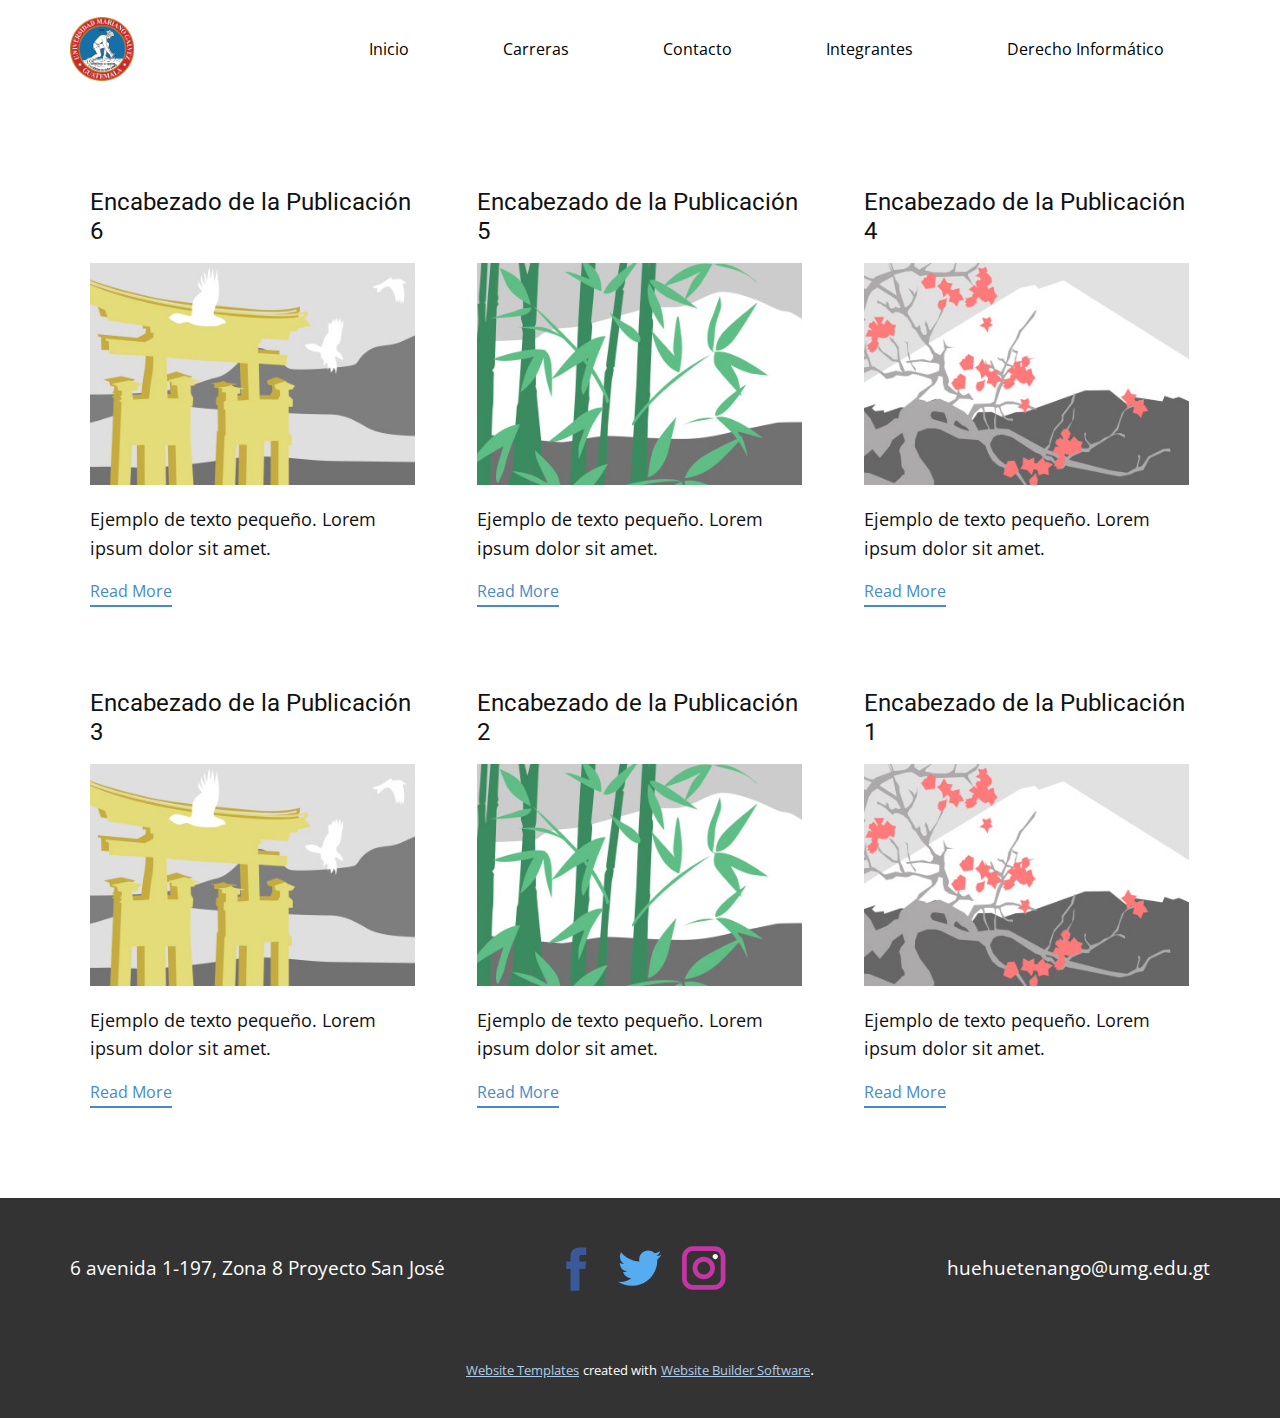
<file: blog/blog.html>
<!DOCTYPE html>
<html style="font-size: 16px;" lang="es"><head>
    <meta name="viewport" content="width=device-width, initial-scale=1.0">
    <meta charset="utf-8">
    <meta name="keywords" content="">
    <meta name="description" content="">
    <title>Blog Template</title>
    <link rel="stylesheet" href="../nicepage.css" media="screen">
<link rel="stylesheet" href="../Blog-Template.css" media="screen">
    <script class="u-script" type="text/javascript" src="../jquery.js" defer=""></script>
    <script class="u-script" type="text/javascript" src="../nicepage.js" defer=""></script>
    <meta name="generator" content="Nicepage 5.10.3, nicepage.com">
    <link id="u-theme-google-font" rel="stylesheet" href="https://fonts.googleapis.com/css?family=Roboto:100,100i,300,300i,400,400i,500,500i,700,700i,900,900i|Open+Sans:300,300i,400,400i,500,500i,600,600i,700,700i,800,800i">
    
    
    <script type="application/ld+json">{
		"@context": "http://schema.org",
		"@type": "Organization",
		"name": "Site1",
		"logo": "images/umg.png",
		"sameAs": [
				"https://www.facebook.com/profile.php?id=100063558099325",
				"https://twitter.com/marianogalvez",
				"https://www.instagram.com/sistemas.umg.huehue/"
		]
}</script>
    <meta name="theme-color" content="#478ac9">
    <meta name="twitter:site" content="@">
    <meta name="twitter:card" content="summary_large_image">
    <meta name="twitter:title" content="Blog Template">
    <meta name="twitter:description" content="Site1">
  <meta data-intl-tel-input-cdn-path="intlTelInput/"></head>
  <body class="u-body u-xl-mode" data-lang="es"><header class="u-clearfix u-header u-header" id="sec-812b"><div class="u-clearfix u-sheet u-sheet-1">
        <a href="https://nicepage.com" class="u-image u-logo u-image-1" data-image-width="293" data-image-height="294">
          <img src="../images/umg.png" class="u-logo-image u-logo-image-1">
        </a>
        <nav class="u-menu u-menu-one-level u-offcanvas u-menu-1">
          <div class="menu-collapse" style="font-size: 1rem; letter-spacing: 0px;">
            <a class="u-button-style u-custom-left-right-menu-spacing u-custom-padding-bottom u-custom-text-hover-color u-custom-top-bottom-menu-spacing u-nav-link u-text-active-palette-1-base u-text-hover-palette-2-base" href="#" style="padding: 11px 18px; font-size: calc(1em + 22px);">
              <svg class="u-svg-link" viewBox="0 0 24 24"><use xmlns:xlink="http://www.w3.org/1999/xlink" xlink:href="#menu-hamburger"></use></svg>
              <svg class="u-svg-content" version="1.1" id="menu-hamburger" viewBox="0 0 16 16" x="0px" y="0px" xmlns:xlink="http://www.w3.org/1999/xlink" xmlns="http://www.w3.org/2000/svg"><g><rect y="1" width="16" height="2"></rect><rect y="7" width="16" height="2"></rect><rect y="13" width="16" height="2"></rect>
</g></svg>
            </a>
          </div>
          <div class="u-custom-menu u-nav-container">
            <ul class="u-nav u-spacing-2 u-unstyled u-nav-1"><li class="u-nav-item"><a class="u-active-custom-color-1 u-border-active-palette-1-base u-border-hover-palette-1-base u-border-no-left u-border-no-right u-border-no-top u-button-style u-hover-custom-color-3 u-nav-link u-text-active-white u-text-black u-text-hover-custom-color-1 u-white" href="../Inicio.html" style="padding: 10px 46px;">Inicio</a>
</li><li class="u-nav-item"><a class="u-active-custom-color-1 u-border-active-palette-1-base u-border-hover-palette-1-base u-border-no-left u-border-no-right u-border-no-top u-button-style u-hover-custom-color-3 u-nav-link u-text-active-white u-text-black u-text-hover-custom-color-1 u-white" href="../Carreras.html" style="padding: 10px 46px;">Carreras</a>
</li><li class="u-nav-item"><a class="u-active-custom-color-1 u-border-active-palette-1-base u-border-hover-palette-1-base u-border-no-left u-border-no-right u-border-no-top u-button-style u-hover-custom-color-3 u-nav-link u-text-active-white u-text-black u-text-hover-custom-color-1 u-white" href="../Contacto.html" style="padding: 10px 46px;">Contacto</a>
</li><li class="u-nav-item"><a class="u-active-custom-color-1 u-border-active-palette-1-base u-border-hover-palette-1-base u-border-no-left u-border-no-right u-border-no-top u-button-style u-hover-custom-color-3 u-nav-link u-text-active-white u-text-black u-text-hover-custom-color-1 u-white" href="../Integrantes.html" style="padding: 10px 46px;">Integrantes</a>
</li><li class="u-nav-item"><a class="u-active-custom-color-1 u-border-active-palette-1-base u-border-hover-palette-1-base u-border-no-left u-border-no-right u-border-no-top u-button-style u-hover-custom-color-3 u-nav-link u-text-active-white u-text-black u-text-hover-custom-color-1 u-white" href="../Derecho-Informático.html" style="padding: 10px 46px;">Derecho Informático</a>
</li></ul>
          </div>
          <div class="u-custom-menu u-nav-container-collapse">
            <div class="u-black u-container-style u-inner-container-layout u-opacity u-opacity-95 u-sidenav">
              <div class="u-inner-container-layout u-sidenav-overflow">
                <div class="u-menu-close"></div>
                <ul class="u-align-center u-nav u-popupmenu-items u-unstyled u-nav-2"><li class="u-nav-item"><a class="u-button-style u-nav-link" href="../Inicio.html">Inicio</a>
</li><li class="u-nav-item"><a class="u-button-style u-nav-link" href="../Carreras.html">Carreras</a>
</li><li class="u-nav-item"><a class="u-button-style u-nav-link" href="../Contacto.html">Contacto</a>
</li><li class="u-nav-item"><a class="u-button-style u-nav-link" href="../Integrantes.html">Integrantes</a>
</li><li class="u-nav-item"><a class="u-button-style u-nav-link" href="../Derecho-Informático.html">Derecho Informático</a>
</li></ul>
              </div>
            </div>
            <div class="u-black u-menu-overlay u-opacity u-opacity-70"></div>
          </div>
        </nav>
      </div></header>
    <section class="u-clearfix u-section-1" id="sec-f581">
      <div class="u-clearfix u-sheet u-valign-middle u-sheet-1"><!--blog--><!--blog_options_json--><!--{"type":"Recent","source":"","tags":"","count":""}--><!--/blog_options_json-->
        <div class="u-blog u-expanded-width u-repeater u-repeater-1"><!--blog_post-->
          <div class="u-blog-post u-container-style u-repeater-item u-white u-repeater-item-1">
            <div class="u-container-layout u-similar-container u-valign-top u-container-layout-1"><!--blog_post_header-->
              <h4 class="u-blog-control u-text u-text-1">
                <a class="u-post-header-link" href="../blog/enviar-5.html">Encabezado de la Publicación 6</a>
              </h4><!--/blog_post_header--><!--blog_post_image-->
              <a class="u-post-header-link" href="../blog/enviar-5.html"><img alt="" class="u-blog-control u-expanded-width u-image u-image-default u-image-1" src="../images/8ad73f3c.jpeg"></a><!--/blog_post_image--><!--blog_post_content-->
              <div class="u-blog-control u-post-content u-text u-text-2 fr-view">Ejemplo de texto pequeño. Lorem ipsum dolor sit amet.</div><!--/blog_post_content--><!--blog_post_readmore-->
              <a href="../blog/enviar-5.html" class="u-blog-control u-border-2 u-border-palette-1-base u-btn u-btn-rectangle u-button-style u-none u-btn-1"><!--blog_post_readmore_content--><!--options_json--><!--{"content":"Read More","defaultValue":"Lee mas"}--><!--/options_json-->Read More<!--/blog_post_readmore_content--></a><!--/blog_post_readmore-->
            </div>
          </div><div class="u-blog-post u-container-style u-repeater-item u-video-cover u-white">
            <div class="u-container-layout u-similar-container u-valign-top u-container-layout-2"><!--blog_post_header-->
              <h4 class="u-blog-control u-text u-text-3">
                <a class="u-post-header-link" href="../blog/enviar-4.html">Encabezado de la Publicación 5</a>
              </h4><!--/blog_post_header--><!--blog_post_image-->
              <a class="u-post-header-link" href="../blog/enviar-4.html"><img alt="" class="u-blog-control u-expanded-width u-image u-image-default u-image-2" src="../images/68f64b9d.jpeg"></a><!--/blog_post_image--><!--blog_post_content-->
              <div class="u-blog-control u-post-content u-text u-text-4 fr-view">Ejemplo de texto pequeño. Lorem ipsum dolor sit amet.</div><!--/blog_post_content--><!--blog_post_readmore-->
              <a href="../blog/enviar-4.html" class="u-blog-control u-border-2 u-border-palette-1-base u-btn u-btn-rectangle u-button-style u-none u-btn-2"><!--blog_post_readmore_content--><!--options_json--><!--{"content":"Read More","defaultValue":"Lee mas"}--><!--/options_json-->Read More<!--/blog_post_readmore_content--></a><!--/blog_post_readmore-->
            </div>
          </div><div class="u-blog-post u-container-style u-repeater-item u-video-cover u-white">
            <div class="u-container-layout u-similar-container u-valign-top u-container-layout-3"><!--blog_post_header-->
              <h4 class="u-blog-control u-text u-text-5">
                <a class="u-post-header-link" href="../blog/enviar-3.html">Encabezado de la Publicación 4</a>
              </h4><!--/blog_post_header--><!--blog_post_image-->
              <a class="u-post-header-link" href="../blog/enviar-3.html"><img alt="" class="u-blog-control u-expanded-width u-image u-image-default u-image-3" src="../images/0fd3416c.jpeg"></a><!--/blog_post_image--><!--blog_post_content-->
              <div class="u-blog-control u-post-content u-text u-text-6 fr-view">Ejemplo de texto pequeño. Lorem ipsum dolor sit amet.</div><!--/blog_post_content--><!--blog_post_readmore-->
              <a href="../blog/enviar-3.html" class="u-blog-control u-border-2 u-border-palette-1-base u-btn u-btn-rectangle u-button-style u-none u-btn-3"><!--blog_post_readmore_content--><!--options_json--><!--{"content":"Read More","defaultValue":"Lee mas"}--><!--/options_json-->Read More<!--/blog_post_readmore_content--></a><!--/blog_post_readmore-->
            </div>
          </div><div class="u-blog-post u-container-style u-repeater-item u-white u-repeater-item-1">
            <div class="u-container-layout u-similar-container u-valign-top u-container-layout-1"><!--blog_post_header-->
              <h4 class="u-blog-control u-text u-text-1">
                <a class="u-post-header-link" href="../blog/enviar-2.html">Encabezado de la Publicación 3</a>
              </h4><!--/blog_post_header--><!--blog_post_image-->
              <a class="u-post-header-link" href="../blog/enviar-2.html"><img alt="" class="u-blog-control u-expanded-width u-image u-image-default u-image-1" src="../images/8ad73f3c.jpeg"></a><!--/blog_post_image--><!--blog_post_content-->
              <div class="u-blog-control u-post-content u-text u-text-2 fr-view">Ejemplo de texto pequeño. Lorem ipsum dolor sit amet.</div><!--/blog_post_content--><!--blog_post_readmore-->
              <a href="../blog/enviar-2.html" class="u-blog-control u-border-2 u-border-palette-1-base u-btn u-btn-rectangle u-button-style u-none u-btn-1"><!--blog_post_readmore_content--><!--options_json--><!--{"content":"Read More","defaultValue":"Lee mas"}--><!--/options_json-->Read More<!--/blog_post_readmore_content--></a><!--/blog_post_readmore-->
            </div>
          </div><div class="u-blog-post u-container-style u-repeater-item u-video-cover u-white">
            <div class="u-container-layout u-similar-container u-valign-top u-container-layout-2"><!--blog_post_header-->
              <h4 class="u-blog-control u-text u-text-3">
                <a class="u-post-header-link" href="../blog/enviar-1.html">Encabezado de la Publicación 2</a>
              </h4><!--/blog_post_header--><!--blog_post_image-->
              <a class="u-post-header-link" href="../blog/enviar-1.html"><img alt="" class="u-blog-control u-expanded-width u-image u-image-default u-image-2" src="../images/68f64b9d.jpeg"></a><!--/blog_post_image--><!--blog_post_content-->
              <div class="u-blog-control u-post-content u-text u-text-4 fr-view">Ejemplo de texto pequeño. Lorem ipsum dolor sit amet.</div><!--/blog_post_content--><!--blog_post_readmore-->
              <a href="../blog/enviar-1.html" class="u-blog-control u-border-2 u-border-palette-1-base u-btn u-btn-rectangle u-button-style u-none u-btn-2"><!--blog_post_readmore_content--><!--options_json--><!--{"content":"Read More","defaultValue":"Lee mas"}--><!--/options_json-->Read More<!--/blog_post_readmore_content--></a><!--/blog_post_readmore-->
            </div>
          </div><div class="u-blog-post u-container-style u-repeater-item u-video-cover u-white">
            <div class="u-container-layout u-similar-container u-valign-top u-container-layout-3"><!--blog_post_header-->
              <h4 class="u-blog-control u-text u-text-5">
                <a class="u-post-header-link" href="../blog/enviar.html">Encabezado de la Publicación 1</a>
              </h4><!--/blog_post_header--><!--blog_post_image-->
              <a class="u-post-header-link" href="../blog/enviar.html"><img alt="" class="u-blog-control u-expanded-width u-image u-image-default u-image-3" src="../images/0fd3416c.jpeg"></a><!--/blog_post_image--><!--blog_post_content-->
              <div class="u-blog-control u-post-content u-text u-text-6 fr-view">Ejemplo de texto pequeño. Lorem ipsum dolor sit amet.</div><!--/blog_post_content--><!--blog_post_readmore-->
              <a href="../blog/enviar.html" class="u-blog-control u-border-2 u-border-palette-1-base u-btn u-btn-rectangle u-button-style u-none u-btn-3"><!--blog_post_readmore_content--><!--options_json--><!--{"content":"Read More","defaultValue":"Lee mas"}--><!--/options_json-->Read More<!--/blog_post_readmore_content--></a><!--/blog_post_readmore-->
            </div>
          </div><!--/blog_post--><!--blog_post-->
          <!--/blog_post--><!--blog_post-->
          <!--/blog_post-->
        </div><!--/blog-->
      </div>
    </section>
    
    
    <footer class="u-align-center u-clearfix u-footer u-grey-80 u-footer" id="sec-4d4d"><div class="u-clearfix u-sheet u-sheet-1">
        <a href="../mailto:huehuetenango@umg.edu.gt" class="u-active-none u-bottom-left-radius-0 u-bottom-right-radius-0 u-btn u-btn-rectangle u-button-style u-hover-none u-none u-radius-0 u-text-body-alt-color u-top-left-radius-0 u-top-right-radius-0 u-btn-1">huehuetenango@umg.edu.gt</a>
        <div class="u-social-icons u-spacing-10 u-social-icons-1">
          <a class="u-social-url" title="facebook" target="_blank" href="https://www.facebook.com/profile.php?id=100063558099325"><span class="u-icon u-social-facebook u-social-icon u-icon-1"><svg class="u-svg-link" preserveAspectRatio="xMidYMin slice" viewBox="0 0 112 112" style=""><use xmlns:xlink="http://www.w3.org/1999/xlink" xlink:href="#svg-2cdd"></use></svg><svg class="u-svg-content" viewBox="0 0 112 112" x="0" y="0" id="svg-2cdd"><path fill="currentColor" d="M75.5,28.8H65.4c-1.5,0-4,0.9-4,4.3v9.4h13.9l-1.5,15.8H61.4v45.1H42.8V58.3h-8.8V42.4h8.8V32.2
c0-7.4,3.4-18.8,18.8-18.8h13.8v15.4H75.5z"></path></svg></span>
          </a>
          <a class="u-social-url" title="twitter" target="_blank" href="https://twitter.com/marianogalvez"><span class="u-icon u-social-icon u-social-twitter u-icon-2"><svg class="u-svg-link" preserveAspectRatio="xMidYMin slice" viewBox="0 0 112 112" style=""><use xmlns:xlink="http://www.w3.org/1999/xlink" xlink:href="#svg-b350"></use></svg><svg class="u-svg-content" viewBox="0 0 112 112" x="0" y="0" id="svg-b350"><path fill="currentColor" d="M92.2,38.2c0,0.8,0,1.6,0,2.3c0,24.3-18.6,52.4-52.6,52.4c-10.6,0.1-20.2-2.9-28.5-8.2
	c1.4,0.2,2.9,0.2,4.4,0.2c8.7,0,16.7-2.9,23-7.9c-8.1-0.2-14.9-5.5-17.3-12.8c1.1,0.2,2.4,0.2,3.4,0.2c1.6,0,3.3-0.2,4.8-0.7
	c-8.4-1.6-14.9-9.2-14.9-18c0-0.2,0-0.2,0-0.2c2.5,1.4,5.4,2.2,8.4,2.3c-5-3.3-8.3-8.9-8.3-15.4c0-3.4,1-6.5,2.5-9.2
	c9.1,11.1,22.7,18.5,38,19.2c-0.2-1.4-0.4-2.8-0.4-4.3c0.1-10,8.3-18.2,18.5-18.2c5.4,0,10.1,2.2,13.5,5.7c4.3-0.8,8.1-2.3,11.7-4.5
	c-1.4,4.3-4.3,7.9-8.1,10.1c3.7-0.4,7.3-1.4,10.6-2.9C98.9,32.3,95.7,35.5,92.2,38.2z"></path></svg></span>
          </a>
          <a class="u-social-url" title="instagram" target="_blank" href="https://www.instagram.com/sistemas.umg.huehue/"><span class="u-icon u-social-icon u-social-instagram u-icon-3"><svg class="u-svg-link" preserveAspectRatio="xMidYMin slice" viewBox="0 0 112 112" style=""><use xmlns:xlink="http://www.w3.org/1999/xlink" xlink:href="#svg-3453"></use></svg><svg class="u-svg-content" viewBox="0 0 112 112" x="0" y="0" id="svg-3453"><path fill="currentColor" d="M55.9,32.9c-12.8,0-23.2,10.4-23.2,23.2s10.4,23.2,23.2,23.2s23.2-10.4,23.2-23.2S68.7,32.9,55.9,32.9z
	 M55.9,69.4c-7.4,0-13.3-6-13.3-13.3c-0.1-7.4,6-13.3,13.3-13.3s13.3,6,13.3,13.3C69.3,63.5,63.3,69.4,55.9,69.4z"></path><path fill="#FFFFFF" d="M79.7,26.8c-3,0-5.4,2.5-5.4,5.4s2.5,5.4,5.4,5.4c3,0,5.4-2.5,5.4-5.4S82.7,26.8,79.7,26.8z"></path><path fill="currentColor" d="M78.2,11H33.5C21,11,10.8,21.3,10.8,33.7v44.7c0,12.6,10.2,22.8,22.7,22.8h44.7c12.6,0,22.7-10.2,22.7-22.7
	V33.7C100.8,21.1,90.6,11,78.2,11z M91,78.4c0,7.1-5.8,12.8-12.8,12.8H33.5c-7.1,0-12.8-5.8-12.8-12.8V33.7
	c0-7.1,5.8-12.8,12.8-12.8h44.7c7.1,0,12.8,5.8,12.8,12.8V78.4z"></path></svg></span>
          </a>
        </div>
        <a href="https://www.google.com/maps/place/Universidad+Mariano+G%C3%A1lvez/@15.3175876,-91.4885003,17z/data=!3m1!4b1!4m6!3m5!1s0x858c15d235f4a3c9:0x55475dc85b5ed10b!8m2!3d15.3175876!4d-91.4859254!16s%2Fg%2F11hv43rkv?entry=ttu" class="u-active-none u-bottom-left-radius-0 u-bottom-right-radius-0 u-btn u-btn-rectangle u-button-style u-hover-none u-none u-radius-0 u-text-body-alt-color u-top-left-radius-0 u-top-right-radius-0 u-btn-2" target="_blank"> 6 avenida 1-197, Zona 8 Proyecto San José</a>
      </div></footer>
    <section class="u-backlink u-clearfix u-grey-80">
      <a class="u-link" href="https://nicepage.com/website-templates" target="_blank">
        <span>Website Templates</span>
      </a>
      <p class="u-text">
        <span>created with</span>
      </p>
      <a class="u-link" href="" target="_blank">
        <span>Website Builder Software</span>
      </a>. 
    </section>
  
</body></html>
</file>
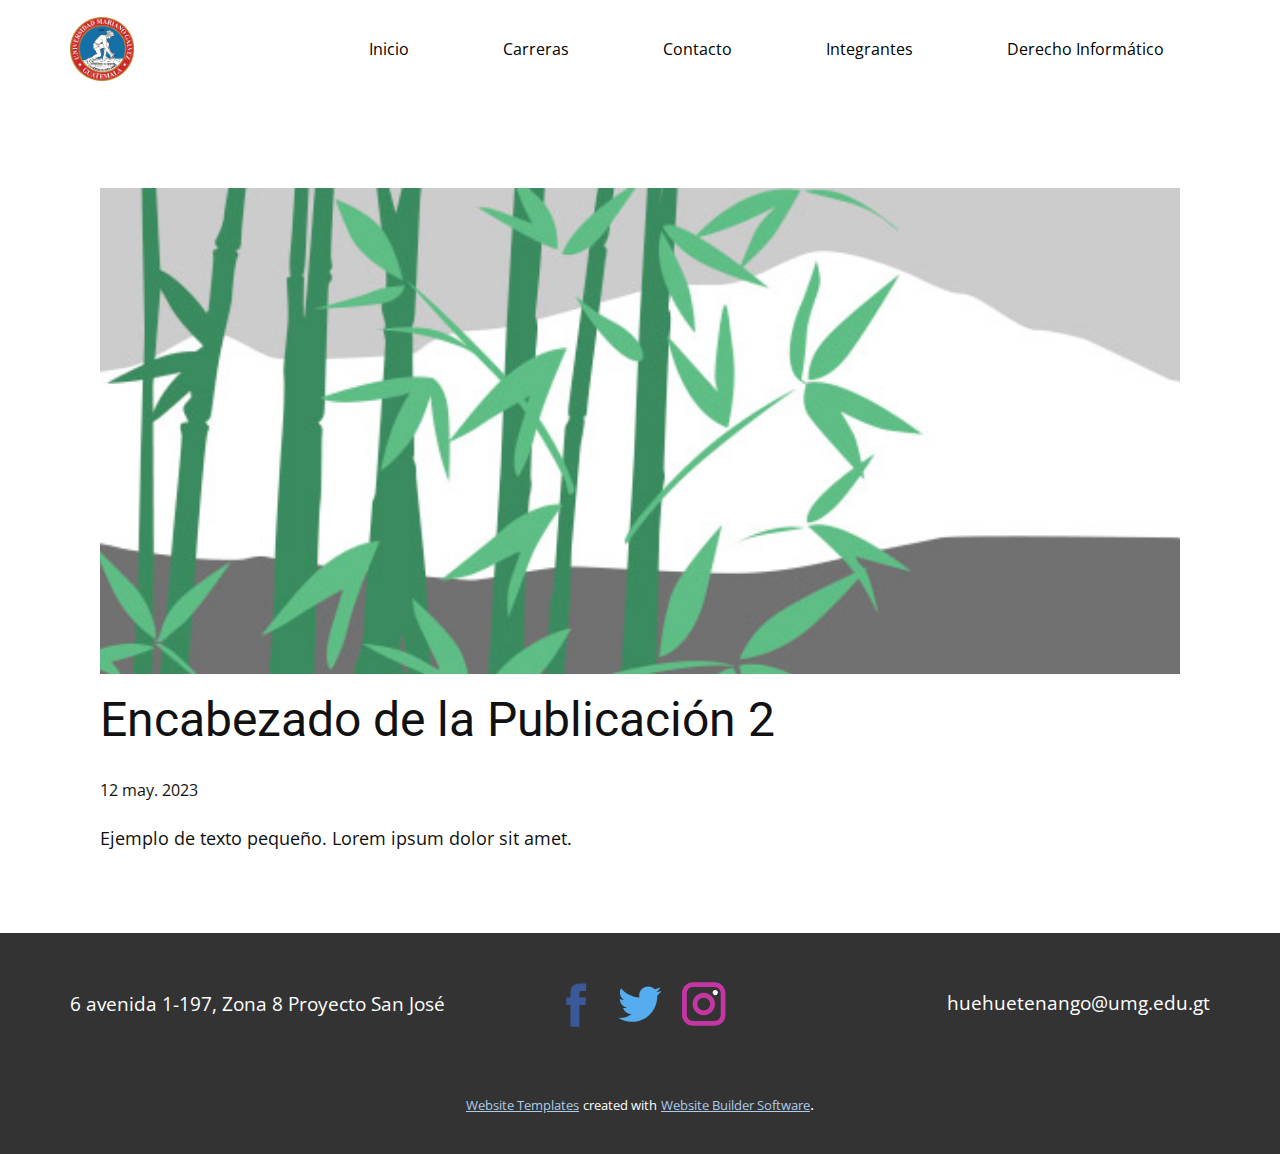
<file: blog/enviar-1.html>
<!DOCTYPE html>
<html style="font-size: 16px;" lang="es"><head>
    <meta name="viewport" content="width=device-width, initial-scale=1.0">
    <meta charset="utf-8">
    <meta name="keywords" content="Encabezado de la Publicación 1">
    <meta name="description" content="">
    <title>Encabezado de la Publicación 2</title>
    <link rel="stylesheet" href="../nicepage.css" media="screen">
<link rel="stylesheet" href="../Post-Template.css" media="screen">
    <script class="u-script" type="text/javascript" src="../jquery.js" defer=""></script>
    <script class="u-script" type="text/javascript" src="../nicepage.js" defer=""></script>
    <meta name="generator" content="Nicepage 5.10.3, nicepage.com">
    <link id="u-theme-google-font" rel="stylesheet" href="https://fonts.googleapis.com/css?family=Roboto:100,100i,300,300i,400,400i,500,500i,700,700i,900,900i|Open+Sans:300,300i,400,400i,500,500i,600,600i,700,700i,800,800i">
    
    
    <script type="application/ld+json">{
		"@context": "http://schema.org",
		"@type": "Organization",
		"name": "Site1",
		"logo": "images/umg.png",
		"sameAs": [
				"https://www.facebook.com/profile.php?id=100063558099325",
				"https://twitter.com/marianogalvez",
				"https://www.instagram.com/sistemas.umg.huehue/"
		]
}</script>
    <meta name="theme-color" content="#478ac9">
    <meta name="twitter:site" content="@">
    <meta name="twitter:card" content="summary_large_image">
    <meta name="twitter:title" content="Post Template">
    <meta name="twitter:description" content="Site1">
  <meta data-intl-tel-input-cdn-path="intlTelInput/"></head>
  <body class="u-body u-xl-mode" data-lang="es"><header class="u-clearfix u-header u-header" id="sec-812b"><div class="u-clearfix u-sheet u-sheet-1">
        <a href="https://nicepage.com" class="u-image u-logo u-image-1" data-image-width="293" data-image-height="294">
          <img src="../images/umg.png" class="u-logo-image u-logo-image-1">
        </a>
        <nav class="u-menu u-menu-one-level u-offcanvas u-menu-1">
          <div class="menu-collapse" style="font-size: 1rem; letter-spacing: 0px;">
            <a class="u-button-style u-custom-left-right-menu-spacing u-custom-padding-bottom u-custom-text-hover-color u-custom-top-bottom-menu-spacing u-nav-link u-text-active-palette-1-base u-text-hover-palette-2-base" href="#" style="padding: 11px 18px; font-size: calc(1em + 22px);">
              <svg class="u-svg-link" viewBox="0 0 24 24"><use xmlns:xlink="http://www.w3.org/1999/xlink" xlink:href="#menu-hamburger"></use></svg>
              <svg class="u-svg-content" version="1.1" id="menu-hamburger" viewBox="0 0 16 16" x="0px" y="0px" xmlns:xlink="http://www.w3.org/1999/xlink" xmlns="http://www.w3.org/2000/svg"><g><rect y="1" width="16" height="2"></rect><rect y="7" width="16" height="2"></rect><rect y="13" width="16" height="2"></rect>
</g></svg>
            </a>
          </div>
          <div class="u-custom-menu u-nav-container">
            <ul class="u-nav u-spacing-2 u-unstyled u-nav-1"><li class="u-nav-item"><a class="u-active-custom-color-1 u-border-active-palette-1-base u-border-hover-palette-1-base u-border-no-left u-border-no-right u-border-no-top u-button-style u-hover-custom-color-3 u-nav-link u-text-active-white u-text-black u-text-hover-custom-color-1 u-white" href="../Inicio.html" style="padding: 10px 46px;">Inicio</a>
</li><li class="u-nav-item"><a class="u-active-custom-color-1 u-border-active-palette-1-base u-border-hover-palette-1-base u-border-no-left u-border-no-right u-border-no-top u-button-style u-hover-custom-color-3 u-nav-link u-text-active-white u-text-black u-text-hover-custom-color-1 u-white" href="../Carreras.html" style="padding: 10px 46px;">Carreras</a>
</li><li class="u-nav-item"><a class="u-active-custom-color-1 u-border-active-palette-1-base u-border-hover-palette-1-base u-border-no-left u-border-no-right u-border-no-top u-button-style u-hover-custom-color-3 u-nav-link u-text-active-white u-text-black u-text-hover-custom-color-1 u-white" href="../Contacto.html" style="padding: 10px 46px;">Contacto</a>
</li><li class="u-nav-item"><a class="u-active-custom-color-1 u-border-active-palette-1-base u-border-hover-palette-1-base u-border-no-left u-border-no-right u-border-no-top u-button-style u-hover-custom-color-3 u-nav-link u-text-active-white u-text-black u-text-hover-custom-color-1 u-white" href="../Integrantes.html" style="padding: 10px 46px;">Integrantes</a>
</li><li class="u-nav-item"><a class="u-active-custom-color-1 u-border-active-palette-1-base u-border-hover-palette-1-base u-border-no-left u-border-no-right u-border-no-top u-button-style u-hover-custom-color-3 u-nav-link u-text-active-white u-text-black u-text-hover-custom-color-1 u-white" href="../Derecho-Informático.html" style="padding: 10px 46px;">Derecho Informático</a>
</li></ul>
          </div>
          <div class="u-custom-menu u-nav-container-collapse">
            <div class="u-black u-container-style u-inner-container-layout u-opacity u-opacity-95 u-sidenav">
              <div class="u-inner-container-layout u-sidenav-overflow">
                <div class="u-menu-close"></div>
                <ul class="u-align-center u-nav u-popupmenu-items u-unstyled u-nav-2"><li class="u-nav-item"><a class="u-button-style u-nav-link" href="../Inicio.html">Inicio</a>
</li><li class="u-nav-item"><a class="u-button-style u-nav-link" href="../Carreras.html">Carreras</a>
</li><li class="u-nav-item"><a class="u-button-style u-nav-link" href="../Contacto.html">Contacto</a>
</li><li class="u-nav-item"><a class="u-button-style u-nav-link" href="../Integrantes.html">Integrantes</a>
</li><li class="u-nav-item"><a class="u-button-style u-nav-link" href="../Derecho-Informático.html">Derecho Informático</a>
</li></ul>
              </div>
            </div>
            <div class="u-black u-menu-overlay u-opacity u-opacity-70"></div>
          </div>
        </nav>
      </div></header>
    <section class="u-align-center u-clearfix u-section-1" id="sec-ea05">
      <div class="u-clearfix u-sheet u-valign-middle-md u-valign-middle-sm u-valign-middle-xs u-sheet-1"><!--post_details--><!--post_details_options_json--><!--{"source":""}--><!--/post_details_options_json--><!--blog_post-->
        <div class="u-container-style u-expanded-width u-post-details u-post-details-1">
          <div class="u-container-layout u-valign-middle u-container-layout-1"><!--blog_post_image-->
            <img alt="" class="u-blog-control u-expanded-width u-image u-image-default u-image-1" src="../images/68f64b9d.jpeg"><!--/blog_post_image--><!--blog_post_header-->
            <h2 class="u-blog-control u-text u-text-1">Encabezado de la Publicación 2</h2><!--/blog_post_header--><!--blog_post_metadata-->
            <div class="u-blog-control u-metadata u-metadata-1"><!--blog_post_metadata_date-->
              <span class="u-meta-date u-meta-icon">12 may. 2023</span><!--/blog_post_metadata_date--><!--blog_post_metadata_category-->
              <!--/blog_post_metadata_category--><!--blog_post_metadata_comments-->
              <!--/blog_post_metadata_comments-->
            </div><!--/blog_post_metadata--><!--blog_post_content-->
            <div class="u-align-justify u-blog-control u-post-content u-text u-text-2 fr-view">
  Ejemplo de texto pequeño. Lorem ipsum dolor sit amet.
  </div><!--/blog_post_content-->
          </div>
        </div><!--/blog_post--><!--/post_details-->
      </div>
    </section>
    
    
    <footer class="u-align-center u-clearfix u-footer u-grey-80 u-footer" id="sec-4d4d"><div class="u-clearfix u-sheet u-sheet-1">
        <a href="../mailto:huehuetenango@umg.edu.gt" class="u-active-none u-bottom-left-radius-0 u-bottom-right-radius-0 u-btn u-btn-rectangle u-button-style u-hover-none u-none u-radius-0 u-text-body-alt-color u-top-left-radius-0 u-top-right-radius-0 u-btn-1">huehuetenango@umg.edu.gt</a>
        <div class="u-social-icons u-spacing-10 u-social-icons-1">
          <a class="u-social-url" title="facebook" target="_blank" href="https://www.facebook.com/profile.php?id=100063558099325"><span class="u-icon u-social-facebook u-social-icon u-icon-1"><svg class="u-svg-link" preserveAspectRatio="xMidYMin slice" viewBox="0 0 112 112" style=""><use xmlns:xlink="http://www.w3.org/1999/xlink" xlink:href="#svg-2cdd"></use></svg><svg class="u-svg-content" viewBox="0 0 112 112" x="0" y="0" id="svg-2cdd"><path fill="currentColor" d="M75.5,28.8H65.4c-1.5,0-4,0.9-4,4.3v9.4h13.9l-1.5,15.8H61.4v45.1H42.8V58.3h-8.8V42.4h8.8V32.2
c0-7.4,3.4-18.8,18.8-18.8h13.8v15.4H75.5z"></path></svg></span>
          </a>
          <a class="u-social-url" title="twitter" target="_blank" href="https://twitter.com/marianogalvez"><span class="u-icon u-social-icon u-social-twitter u-icon-2"><svg class="u-svg-link" preserveAspectRatio="xMidYMin slice" viewBox="0 0 112 112" style=""><use xmlns:xlink="http://www.w3.org/1999/xlink" xlink:href="#svg-b350"></use></svg><svg class="u-svg-content" viewBox="0 0 112 112" x="0" y="0" id="svg-b350"><path fill="currentColor" d="M92.2,38.2c0,0.8,0,1.6,0,2.3c0,24.3-18.6,52.4-52.6,52.4c-10.6,0.1-20.2-2.9-28.5-8.2
	c1.4,0.2,2.9,0.2,4.4,0.2c8.7,0,16.7-2.9,23-7.9c-8.1-0.2-14.9-5.5-17.3-12.8c1.1,0.2,2.4,0.2,3.4,0.2c1.6,0,3.3-0.2,4.8-0.7
	c-8.4-1.6-14.9-9.2-14.9-18c0-0.2,0-0.2,0-0.2c2.5,1.4,5.4,2.2,8.4,2.3c-5-3.3-8.3-8.9-8.3-15.4c0-3.4,1-6.5,2.5-9.2
	c9.1,11.1,22.7,18.5,38,19.2c-0.2-1.4-0.4-2.8-0.4-4.3c0.1-10,8.3-18.2,18.5-18.2c5.4,0,10.1,2.2,13.5,5.7c4.3-0.8,8.1-2.3,11.7-4.5
	c-1.4,4.3-4.3,7.9-8.1,10.1c3.7-0.4,7.3-1.4,10.6-2.9C98.9,32.3,95.7,35.5,92.2,38.2z"></path></svg></span>
          </a>
          <a class="u-social-url" title="instagram" target="_blank" href="https://www.instagram.com/sistemas.umg.huehue/"><span class="u-icon u-social-icon u-social-instagram u-icon-3"><svg class="u-svg-link" preserveAspectRatio="xMidYMin slice" viewBox="0 0 112 112" style=""><use xmlns:xlink="http://www.w3.org/1999/xlink" xlink:href="#svg-3453"></use></svg><svg class="u-svg-content" viewBox="0 0 112 112" x="0" y="0" id="svg-3453"><path fill="currentColor" d="M55.9,32.9c-12.8,0-23.2,10.4-23.2,23.2s10.4,23.2,23.2,23.2s23.2-10.4,23.2-23.2S68.7,32.9,55.9,32.9z
	 M55.9,69.4c-7.4,0-13.3-6-13.3-13.3c-0.1-7.4,6-13.3,13.3-13.3s13.3,6,13.3,13.3C69.3,63.5,63.3,69.4,55.9,69.4z"></path><path fill="#FFFFFF" d="M79.7,26.8c-3,0-5.4,2.5-5.4,5.4s2.5,5.4,5.4,5.4c3,0,5.4-2.5,5.4-5.4S82.7,26.8,79.7,26.8z"></path><path fill="currentColor" d="M78.2,11H33.5C21,11,10.8,21.3,10.8,33.7v44.7c0,12.6,10.2,22.8,22.7,22.8h44.7c12.6,0,22.7-10.2,22.7-22.7
	V33.7C100.8,21.1,90.6,11,78.2,11z M91,78.4c0,7.1-5.8,12.8-12.8,12.8H33.5c-7.1,0-12.8-5.8-12.8-12.8V33.7
	c0-7.1,5.8-12.8,12.8-12.8h44.7c7.1,0,12.8,5.8,12.8,12.8V78.4z"></path></svg></span>
          </a>
        </div>
        <a href="https://www.google.com/maps/place/Universidad+Mariano+G%C3%A1lvez/@15.3175876,-91.4885003,17z/data=!3m1!4b1!4m6!3m5!1s0x858c15d235f4a3c9:0x55475dc85b5ed10b!8m2!3d15.3175876!4d-91.4859254!16s%2Fg%2F11hv43rkv?entry=ttu" class="u-active-none u-bottom-left-radius-0 u-bottom-right-radius-0 u-btn u-btn-rectangle u-button-style u-hover-none u-none u-radius-0 u-text-body-alt-color u-top-left-radius-0 u-top-right-radius-0 u-btn-2" target="_blank"> 6 avenida 1-197, Zona 8 Proyecto San José</a>
      </div></footer>
    <section class="u-backlink u-clearfix u-grey-80">
      <a class="u-link" href="https://nicepage.com/website-templates" target="_blank">
        <span>Website Templates</span>
      </a>
      <p class="u-text">
        <span>created with</span>
      </p>
      <a class="u-link" href="" target="_blank">
        <span>Website Builder Software</span>
      </a>. 
    </section>
  
</body></html>
</file>
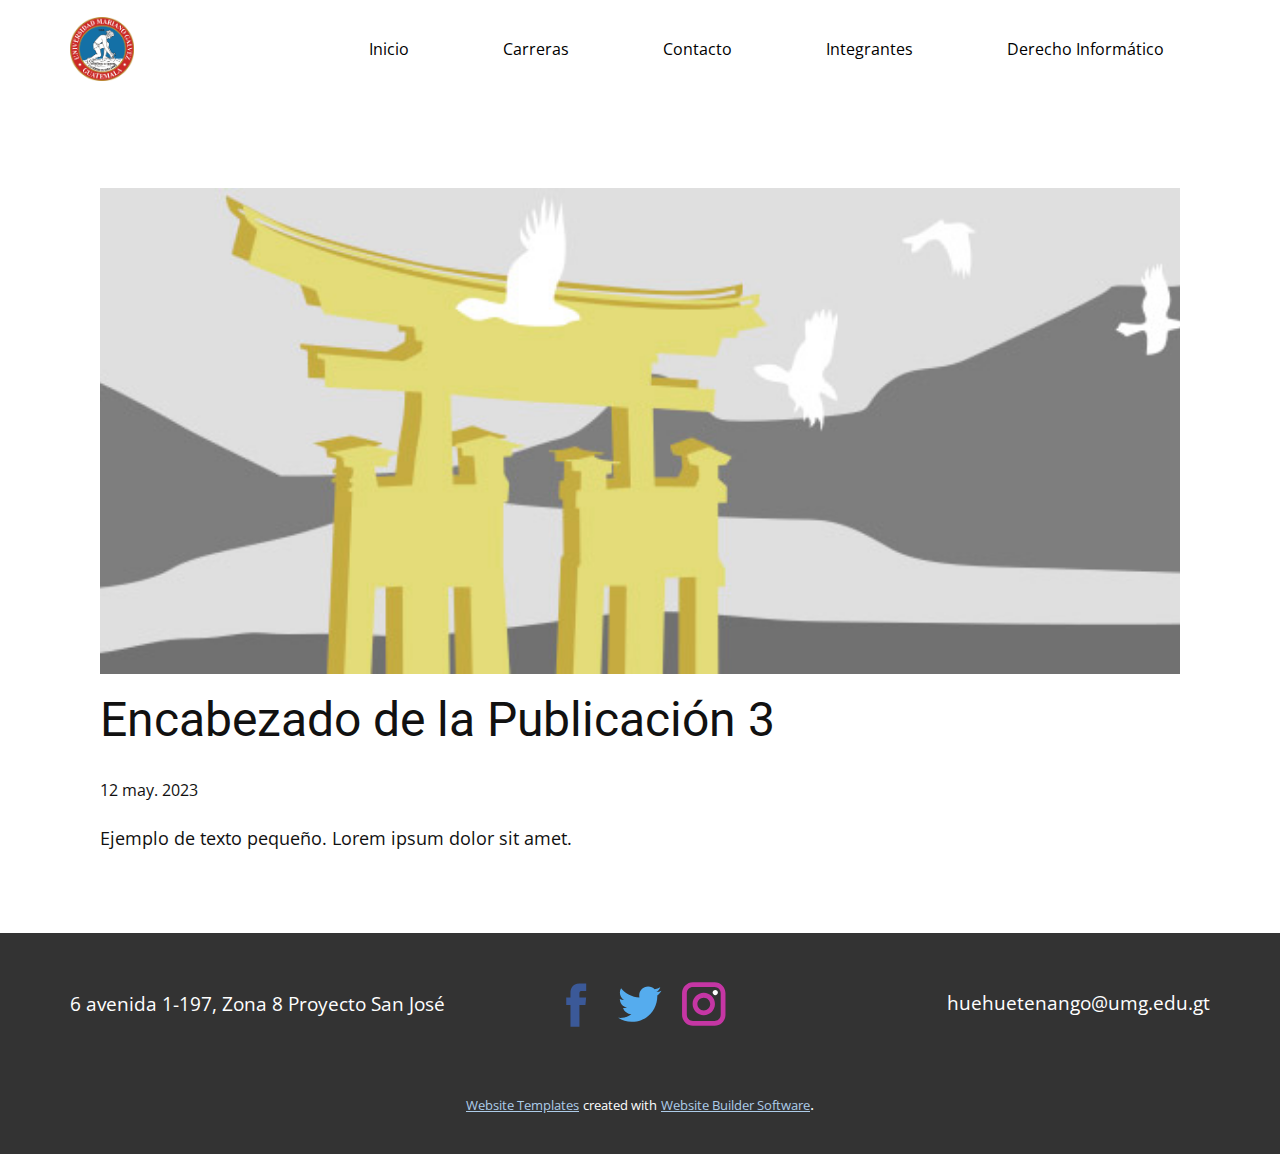
<file: blog/enviar-2.html>
<!DOCTYPE html>
<html style="font-size: 16px;" lang="es"><head>
    <meta name="viewport" content="width=device-width, initial-scale=1.0">
    <meta charset="utf-8">
    <meta name="keywords" content="Encabezado de la Publicación 1">
    <meta name="description" content="">
    <title>Encabezado de la Publicación 3</title>
    <link rel="stylesheet" href="../nicepage.css" media="screen">
<link rel="stylesheet" href="../Post-Template.css" media="screen">
    <script class="u-script" type="text/javascript" src="../jquery.js" defer=""></script>
    <script class="u-script" type="text/javascript" src="../nicepage.js" defer=""></script>
    <meta name="generator" content="Nicepage 5.10.3, nicepage.com">
    <link id="u-theme-google-font" rel="stylesheet" href="https://fonts.googleapis.com/css?family=Roboto:100,100i,300,300i,400,400i,500,500i,700,700i,900,900i|Open+Sans:300,300i,400,400i,500,500i,600,600i,700,700i,800,800i">
    
    
    <script type="application/ld+json">{
		"@context": "http://schema.org",
		"@type": "Organization",
		"name": "Site1",
		"logo": "images/umg.png",
		"sameAs": [
				"https://www.facebook.com/profile.php?id=100063558099325",
				"https://twitter.com/marianogalvez",
				"https://www.instagram.com/sistemas.umg.huehue/"
		]
}</script>
    <meta name="theme-color" content="#478ac9">
    <meta name="twitter:site" content="@">
    <meta name="twitter:card" content="summary_large_image">
    <meta name="twitter:title" content="Post Template">
    <meta name="twitter:description" content="Site1">
  <meta data-intl-tel-input-cdn-path="intlTelInput/"></head>
  <body class="u-body u-xl-mode" data-lang="es"><header class="u-clearfix u-header u-header" id="sec-812b"><div class="u-clearfix u-sheet u-sheet-1">
        <a href="https://nicepage.com" class="u-image u-logo u-image-1" data-image-width="293" data-image-height="294">
          <img src="../images/umg.png" class="u-logo-image u-logo-image-1">
        </a>
        <nav class="u-menu u-menu-one-level u-offcanvas u-menu-1">
          <div class="menu-collapse" style="font-size: 1rem; letter-spacing: 0px;">
            <a class="u-button-style u-custom-left-right-menu-spacing u-custom-padding-bottom u-custom-text-hover-color u-custom-top-bottom-menu-spacing u-nav-link u-text-active-palette-1-base u-text-hover-palette-2-base" href="#" style="padding: 11px 18px; font-size: calc(1em + 22px);">
              <svg class="u-svg-link" viewBox="0 0 24 24"><use xmlns:xlink="http://www.w3.org/1999/xlink" xlink:href="#menu-hamburger"></use></svg>
              <svg class="u-svg-content" version="1.1" id="menu-hamburger" viewBox="0 0 16 16" x="0px" y="0px" xmlns:xlink="http://www.w3.org/1999/xlink" xmlns="http://www.w3.org/2000/svg"><g><rect y="1" width="16" height="2"></rect><rect y="7" width="16" height="2"></rect><rect y="13" width="16" height="2"></rect>
</g></svg>
            </a>
          </div>
          <div class="u-custom-menu u-nav-container">
            <ul class="u-nav u-spacing-2 u-unstyled u-nav-1"><li class="u-nav-item"><a class="u-active-custom-color-1 u-border-active-palette-1-base u-border-hover-palette-1-base u-border-no-left u-border-no-right u-border-no-top u-button-style u-hover-custom-color-3 u-nav-link u-text-active-white u-text-black u-text-hover-custom-color-1 u-white" href="../Inicio.html" style="padding: 10px 46px;">Inicio</a>
</li><li class="u-nav-item"><a class="u-active-custom-color-1 u-border-active-palette-1-base u-border-hover-palette-1-base u-border-no-left u-border-no-right u-border-no-top u-button-style u-hover-custom-color-3 u-nav-link u-text-active-white u-text-black u-text-hover-custom-color-1 u-white" href="../Carreras.html" style="padding: 10px 46px;">Carreras</a>
</li><li class="u-nav-item"><a class="u-active-custom-color-1 u-border-active-palette-1-base u-border-hover-palette-1-base u-border-no-left u-border-no-right u-border-no-top u-button-style u-hover-custom-color-3 u-nav-link u-text-active-white u-text-black u-text-hover-custom-color-1 u-white" href="../Contacto.html" style="padding: 10px 46px;">Contacto</a>
</li><li class="u-nav-item"><a class="u-active-custom-color-1 u-border-active-palette-1-base u-border-hover-palette-1-base u-border-no-left u-border-no-right u-border-no-top u-button-style u-hover-custom-color-3 u-nav-link u-text-active-white u-text-black u-text-hover-custom-color-1 u-white" href="../Integrantes.html" style="padding: 10px 46px;">Integrantes</a>
</li><li class="u-nav-item"><a class="u-active-custom-color-1 u-border-active-palette-1-base u-border-hover-palette-1-base u-border-no-left u-border-no-right u-border-no-top u-button-style u-hover-custom-color-3 u-nav-link u-text-active-white u-text-black u-text-hover-custom-color-1 u-white" href="../Derecho-Informático.html" style="padding: 10px 46px;">Derecho Informático</a>
</li></ul>
          </div>
          <div class="u-custom-menu u-nav-container-collapse">
            <div class="u-black u-container-style u-inner-container-layout u-opacity u-opacity-95 u-sidenav">
              <div class="u-inner-container-layout u-sidenav-overflow">
                <div class="u-menu-close"></div>
                <ul class="u-align-center u-nav u-popupmenu-items u-unstyled u-nav-2"><li class="u-nav-item"><a class="u-button-style u-nav-link" href="../Inicio.html">Inicio</a>
</li><li class="u-nav-item"><a class="u-button-style u-nav-link" href="../Carreras.html">Carreras</a>
</li><li class="u-nav-item"><a class="u-button-style u-nav-link" href="../Contacto.html">Contacto</a>
</li><li class="u-nav-item"><a class="u-button-style u-nav-link" href="../Integrantes.html">Integrantes</a>
</li><li class="u-nav-item"><a class="u-button-style u-nav-link" href="../Derecho-Informático.html">Derecho Informático</a>
</li></ul>
              </div>
            </div>
            <div class="u-black u-menu-overlay u-opacity u-opacity-70"></div>
          </div>
        </nav>
      </div></header>
    <section class="u-align-center u-clearfix u-section-1" id="sec-ea05">
      <div class="u-clearfix u-sheet u-valign-middle-md u-valign-middle-sm u-valign-middle-xs u-sheet-1"><!--post_details--><!--post_details_options_json--><!--{"source":""}--><!--/post_details_options_json--><!--blog_post-->
        <div class="u-container-style u-expanded-width u-post-details u-post-details-1">
          <div class="u-container-layout u-valign-middle u-container-layout-1"><!--blog_post_image-->
            <img alt="" class="u-blog-control u-expanded-width u-image u-image-default u-image-1" src="../images/8ad73f3c.jpeg"><!--/blog_post_image--><!--blog_post_header-->
            <h2 class="u-blog-control u-text u-text-1">Encabezado de la Publicación 3</h2><!--/blog_post_header--><!--blog_post_metadata-->
            <div class="u-blog-control u-metadata u-metadata-1"><!--blog_post_metadata_date-->
              <span class="u-meta-date u-meta-icon">12 may. 2023</span><!--/blog_post_metadata_date--><!--blog_post_metadata_category-->
              <!--/blog_post_metadata_category--><!--blog_post_metadata_comments-->
              <!--/blog_post_metadata_comments-->
            </div><!--/blog_post_metadata--><!--blog_post_content-->
            <div class="u-align-justify u-blog-control u-post-content u-text u-text-2 fr-view">
  Ejemplo de texto pequeño. Lorem ipsum dolor sit amet.
  </div><!--/blog_post_content-->
          </div>
        </div><!--/blog_post--><!--/post_details-->
      </div>
    </section>
    
    
    <footer class="u-align-center u-clearfix u-footer u-grey-80 u-footer" id="sec-4d4d"><div class="u-clearfix u-sheet u-sheet-1">
        <a href="../mailto:huehuetenango@umg.edu.gt" class="u-active-none u-bottom-left-radius-0 u-bottom-right-radius-0 u-btn u-btn-rectangle u-button-style u-hover-none u-none u-radius-0 u-text-body-alt-color u-top-left-radius-0 u-top-right-radius-0 u-btn-1">huehuetenango@umg.edu.gt</a>
        <div class="u-social-icons u-spacing-10 u-social-icons-1">
          <a class="u-social-url" title="facebook" target="_blank" href="https://www.facebook.com/profile.php?id=100063558099325"><span class="u-icon u-social-facebook u-social-icon u-icon-1"><svg class="u-svg-link" preserveAspectRatio="xMidYMin slice" viewBox="0 0 112 112" style=""><use xmlns:xlink="http://www.w3.org/1999/xlink" xlink:href="#svg-2cdd"></use></svg><svg class="u-svg-content" viewBox="0 0 112 112" x="0" y="0" id="svg-2cdd"><path fill="currentColor" d="M75.5,28.8H65.4c-1.5,0-4,0.9-4,4.3v9.4h13.9l-1.5,15.8H61.4v45.1H42.8V58.3h-8.8V42.4h8.8V32.2
c0-7.4,3.4-18.8,18.8-18.8h13.8v15.4H75.5z"></path></svg></span>
          </a>
          <a class="u-social-url" title="twitter" target="_blank" href="https://twitter.com/marianogalvez"><span class="u-icon u-social-icon u-social-twitter u-icon-2"><svg class="u-svg-link" preserveAspectRatio="xMidYMin slice" viewBox="0 0 112 112" style=""><use xmlns:xlink="http://www.w3.org/1999/xlink" xlink:href="#svg-b350"></use></svg><svg class="u-svg-content" viewBox="0 0 112 112" x="0" y="0" id="svg-b350"><path fill="currentColor" d="M92.2,38.2c0,0.8,0,1.6,0,2.3c0,24.3-18.6,52.4-52.6,52.4c-10.6,0.1-20.2-2.9-28.5-8.2
	c1.4,0.2,2.9,0.2,4.4,0.2c8.7,0,16.7-2.9,23-7.9c-8.1-0.2-14.9-5.5-17.3-12.8c1.1,0.2,2.4,0.2,3.4,0.2c1.6,0,3.3-0.2,4.8-0.7
	c-8.4-1.6-14.9-9.2-14.9-18c0-0.2,0-0.2,0-0.2c2.5,1.4,5.4,2.2,8.4,2.3c-5-3.3-8.3-8.9-8.3-15.4c0-3.4,1-6.5,2.5-9.2
	c9.1,11.1,22.7,18.5,38,19.2c-0.2-1.4-0.4-2.8-0.4-4.3c0.1-10,8.3-18.2,18.5-18.2c5.4,0,10.1,2.2,13.5,5.7c4.3-0.8,8.1-2.3,11.7-4.5
	c-1.4,4.3-4.3,7.9-8.1,10.1c3.7-0.4,7.3-1.4,10.6-2.9C98.9,32.3,95.7,35.5,92.2,38.2z"></path></svg></span>
          </a>
          <a class="u-social-url" title="instagram" target="_blank" href="https://www.instagram.com/sistemas.umg.huehue/"><span class="u-icon u-social-icon u-social-instagram u-icon-3"><svg class="u-svg-link" preserveAspectRatio="xMidYMin slice" viewBox="0 0 112 112" style=""><use xmlns:xlink="http://www.w3.org/1999/xlink" xlink:href="#svg-3453"></use></svg><svg class="u-svg-content" viewBox="0 0 112 112" x="0" y="0" id="svg-3453"><path fill="currentColor" d="M55.9,32.9c-12.8,0-23.2,10.4-23.2,23.2s10.4,23.2,23.2,23.2s23.2-10.4,23.2-23.2S68.7,32.9,55.9,32.9z
	 M55.9,69.4c-7.4,0-13.3-6-13.3-13.3c-0.1-7.4,6-13.3,13.3-13.3s13.3,6,13.3,13.3C69.3,63.5,63.3,69.4,55.9,69.4z"></path><path fill="#FFFFFF" d="M79.7,26.8c-3,0-5.4,2.5-5.4,5.4s2.5,5.4,5.4,5.4c3,0,5.4-2.5,5.4-5.4S82.7,26.8,79.7,26.8z"></path><path fill="currentColor" d="M78.2,11H33.5C21,11,10.8,21.3,10.8,33.7v44.7c0,12.6,10.2,22.8,22.7,22.8h44.7c12.6,0,22.7-10.2,22.7-22.7
	V33.7C100.8,21.1,90.6,11,78.2,11z M91,78.4c0,7.1-5.8,12.8-12.8,12.8H33.5c-7.1,0-12.8-5.8-12.8-12.8V33.7
	c0-7.1,5.8-12.8,12.8-12.8h44.7c7.1,0,12.8,5.8,12.8,12.8V78.4z"></path></svg></span>
          </a>
        </div>
        <a href="https://www.google.com/maps/place/Universidad+Mariano+G%C3%A1lvez/@15.3175876,-91.4885003,17z/data=!3m1!4b1!4m6!3m5!1s0x858c15d235f4a3c9:0x55475dc85b5ed10b!8m2!3d15.3175876!4d-91.4859254!16s%2Fg%2F11hv43rkv?entry=ttu" class="u-active-none u-bottom-left-radius-0 u-bottom-right-radius-0 u-btn u-btn-rectangle u-button-style u-hover-none u-none u-radius-0 u-text-body-alt-color u-top-left-radius-0 u-top-right-radius-0 u-btn-2" target="_blank"> 6 avenida 1-197, Zona 8 Proyecto San José</a>
      </div></footer>
    <section class="u-backlink u-clearfix u-grey-80">
      <a class="u-link" href="https://nicepage.com/website-templates" target="_blank">
        <span>Website Templates</span>
      </a>
      <p class="u-text">
        <span>created with</span>
      </p>
      <a class="u-link" href="" target="_blank">
        <span>Website Builder Software</span>
      </a>. 
    </section>
  
</body></html>
</file>
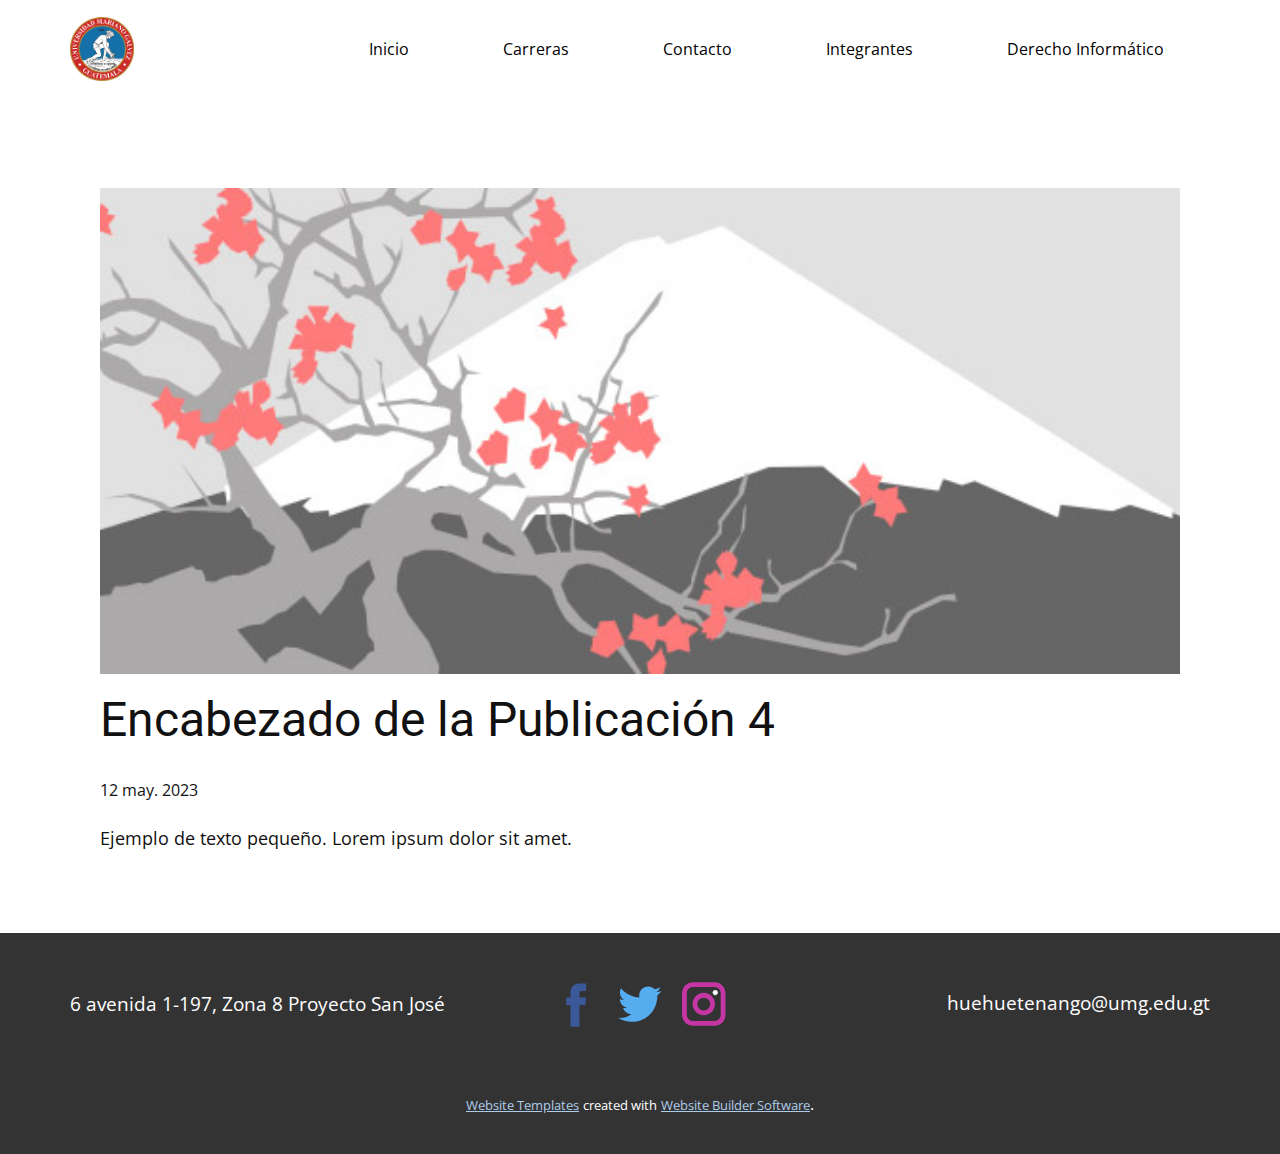
<file: blog/enviar-3.html>
<!DOCTYPE html>
<html style="font-size: 16px;" lang="es"><head>
    <meta name="viewport" content="width=device-width, initial-scale=1.0">
    <meta charset="utf-8">
    <meta name="keywords" content="Encabezado de la Publicación 1">
    <meta name="description" content="">
    <title>Encabezado de la Publicación 4</title>
    <link rel="stylesheet" href="../nicepage.css" media="screen">
<link rel="stylesheet" href="../Post-Template.css" media="screen">
    <script class="u-script" type="text/javascript" src="../jquery.js" defer=""></script>
    <script class="u-script" type="text/javascript" src="../nicepage.js" defer=""></script>
    <meta name="generator" content="Nicepage 5.10.3, nicepage.com">
    <link id="u-theme-google-font" rel="stylesheet" href="https://fonts.googleapis.com/css?family=Roboto:100,100i,300,300i,400,400i,500,500i,700,700i,900,900i|Open+Sans:300,300i,400,400i,500,500i,600,600i,700,700i,800,800i">
    
    
    <script type="application/ld+json">{
		"@context": "http://schema.org",
		"@type": "Organization",
		"name": "Site1",
		"logo": "images/umg.png",
		"sameAs": [
				"https://www.facebook.com/profile.php?id=100063558099325",
				"https://twitter.com/marianogalvez",
				"https://www.instagram.com/sistemas.umg.huehue/"
		]
}</script>
    <meta name="theme-color" content="#478ac9">
    <meta name="twitter:site" content="@">
    <meta name="twitter:card" content="summary_large_image">
    <meta name="twitter:title" content="Post Template">
    <meta name="twitter:description" content="Site1">
  <meta data-intl-tel-input-cdn-path="intlTelInput/"></head>
  <body class="u-body u-xl-mode" data-lang="es"><header class="u-clearfix u-header u-header" id="sec-812b"><div class="u-clearfix u-sheet u-sheet-1">
        <a href="https://nicepage.com" class="u-image u-logo u-image-1" data-image-width="293" data-image-height="294">
          <img src="../images/umg.png" class="u-logo-image u-logo-image-1">
        </a>
        <nav class="u-menu u-menu-one-level u-offcanvas u-menu-1">
          <div class="menu-collapse" style="font-size: 1rem; letter-spacing: 0px;">
            <a class="u-button-style u-custom-left-right-menu-spacing u-custom-padding-bottom u-custom-text-hover-color u-custom-top-bottom-menu-spacing u-nav-link u-text-active-palette-1-base u-text-hover-palette-2-base" href="#" style="padding: 11px 18px; font-size: calc(1em + 22px);">
              <svg class="u-svg-link" viewBox="0 0 24 24"><use xmlns:xlink="http://www.w3.org/1999/xlink" xlink:href="#menu-hamburger"></use></svg>
              <svg class="u-svg-content" version="1.1" id="menu-hamburger" viewBox="0 0 16 16" x="0px" y="0px" xmlns:xlink="http://www.w3.org/1999/xlink" xmlns="http://www.w3.org/2000/svg"><g><rect y="1" width="16" height="2"></rect><rect y="7" width="16" height="2"></rect><rect y="13" width="16" height="2"></rect>
</g></svg>
            </a>
          </div>
          <div class="u-custom-menu u-nav-container">
            <ul class="u-nav u-spacing-2 u-unstyled u-nav-1"><li class="u-nav-item"><a class="u-active-custom-color-1 u-border-active-palette-1-base u-border-hover-palette-1-base u-border-no-left u-border-no-right u-border-no-top u-button-style u-hover-custom-color-3 u-nav-link u-text-active-white u-text-black u-text-hover-custom-color-1 u-white" href="../Inicio.html" style="padding: 10px 46px;">Inicio</a>
</li><li class="u-nav-item"><a class="u-active-custom-color-1 u-border-active-palette-1-base u-border-hover-palette-1-base u-border-no-left u-border-no-right u-border-no-top u-button-style u-hover-custom-color-3 u-nav-link u-text-active-white u-text-black u-text-hover-custom-color-1 u-white" href="../Carreras.html" style="padding: 10px 46px;">Carreras</a>
</li><li class="u-nav-item"><a class="u-active-custom-color-1 u-border-active-palette-1-base u-border-hover-palette-1-base u-border-no-left u-border-no-right u-border-no-top u-button-style u-hover-custom-color-3 u-nav-link u-text-active-white u-text-black u-text-hover-custom-color-1 u-white" href="../Contacto.html" style="padding: 10px 46px;">Contacto</a>
</li><li class="u-nav-item"><a class="u-active-custom-color-1 u-border-active-palette-1-base u-border-hover-palette-1-base u-border-no-left u-border-no-right u-border-no-top u-button-style u-hover-custom-color-3 u-nav-link u-text-active-white u-text-black u-text-hover-custom-color-1 u-white" href="../Integrantes.html" style="padding: 10px 46px;">Integrantes</a>
</li><li class="u-nav-item"><a class="u-active-custom-color-1 u-border-active-palette-1-base u-border-hover-palette-1-base u-border-no-left u-border-no-right u-border-no-top u-button-style u-hover-custom-color-3 u-nav-link u-text-active-white u-text-black u-text-hover-custom-color-1 u-white" href="../Derecho-Informático.html" style="padding: 10px 46px;">Derecho Informático</a>
</li></ul>
          </div>
          <div class="u-custom-menu u-nav-container-collapse">
            <div class="u-black u-container-style u-inner-container-layout u-opacity u-opacity-95 u-sidenav">
              <div class="u-inner-container-layout u-sidenav-overflow">
                <div class="u-menu-close"></div>
                <ul class="u-align-center u-nav u-popupmenu-items u-unstyled u-nav-2"><li class="u-nav-item"><a class="u-button-style u-nav-link" href="../Inicio.html">Inicio</a>
</li><li class="u-nav-item"><a class="u-button-style u-nav-link" href="../Carreras.html">Carreras</a>
</li><li class="u-nav-item"><a class="u-button-style u-nav-link" href="../Contacto.html">Contacto</a>
</li><li class="u-nav-item"><a class="u-button-style u-nav-link" href="../Integrantes.html">Integrantes</a>
</li><li class="u-nav-item"><a class="u-button-style u-nav-link" href="../Derecho-Informático.html">Derecho Informático</a>
</li></ul>
              </div>
            </div>
            <div class="u-black u-menu-overlay u-opacity u-opacity-70"></div>
          </div>
        </nav>
      </div></header>
    <section class="u-align-center u-clearfix u-section-1" id="sec-ea05">
      <div class="u-clearfix u-sheet u-valign-middle-md u-valign-middle-sm u-valign-middle-xs u-sheet-1"><!--post_details--><!--post_details_options_json--><!--{"source":""}--><!--/post_details_options_json--><!--blog_post-->
        <div class="u-container-style u-expanded-width u-post-details u-post-details-1">
          <div class="u-container-layout u-valign-middle u-container-layout-1"><!--blog_post_image-->
            <img alt="" class="u-blog-control u-expanded-width u-image u-image-default u-image-1" src="../images/0fd3416c.jpeg"><!--/blog_post_image--><!--blog_post_header-->
            <h2 class="u-blog-control u-text u-text-1">Encabezado de la Publicación 4</h2><!--/blog_post_header--><!--blog_post_metadata-->
            <div class="u-blog-control u-metadata u-metadata-1"><!--blog_post_metadata_date-->
              <span class="u-meta-date u-meta-icon">12 may. 2023</span><!--/blog_post_metadata_date--><!--blog_post_metadata_category-->
              <!--/blog_post_metadata_category--><!--blog_post_metadata_comments-->
              <!--/blog_post_metadata_comments-->
            </div><!--/blog_post_metadata--><!--blog_post_content-->
            <div class="u-align-justify u-blog-control u-post-content u-text u-text-2 fr-view">
  Ejemplo de texto pequeño. Lorem ipsum dolor sit amet.
  </div><!--/blog_post_content-->
          </div>
        </div><!--/blog_post--><!--/post_details-->
      </div>
    </section>
    
    
    <footer class="u-align-center u-clearfix u-footer u-grey-80 u-footer" id="sec-4d4d"><div class="u-clearfix u-sheet u-sheet-1">
        <a href="../mailto:huehuetenango@umg.edu.gt" class="u-active-none u-bottom-left-radius-0 u-bottom-right-radius-0 u-btn u-btn-rectangle u-button-style u-hover-none u-none u-radius-0 u-text-body-alt-color u-top-left-radius-0 u-top-right-radius-0 u-btn-1">huehuetenango@umg.edu.gt</a>
        <div class="u-social-icons u-spacing-10 u-social-icons-1">
          <a class="u-social-url" title="facebook" target="_blank" href="https://www.facebook.com/profile.php?id=100063558099325"><span class="u-icon u-social-facebook u-social-icon u-icon-1"><svg class="u-svg-link" preserveAspectRatio="xMidYMin slice" viewBox="0 0 112 112" style=""><use xmlns:xlink="http://www.w3.org/1999/xlink" xlink:href="#svg-2cdd"></use></svg><svg class="u-svg-content" viewBox="0 0 112 112" x="0" y="0" id="svg-2cdd"><path fill="currentColor" d="M75.5,28.8H65.4c-1.5,0-4,0.9-4,4.3v9.4h13.9l-1.5,15.8H61.4v45.1H42.8V58.3h-8.8V42.4h8.8V32.2
c0-7.4,3.4-18.8,18.8-18.8h13.8v15.4H75.5z"></path></svg></span>
          </a>
          <a class="u-social-url" title="twitter" target="_blank" href="https://twitter.com/marianogalvez"><span class="u-icon u-social-icon u-social-twitter u-icon-2"><svg class="u-svg-link" preserveAspectRatio="xMidYMin slice" viewBox="0 0 112 112" style=""><use xmlns:xlink="http://www.w3.org/1999/xlink" xlink:href="#svg-b350"></use></svg><svg class="u-svg-content" viewBox="0 0 112 112" x="0" y="0" id="svg-b350"><path fill="currentColor" d="M92.2,38.2c0,0.8,0,1.6,0,2.3c0,24.3-18.6,52.4-52.6,52.4c-10.6,0.1-20.2-2.9-28.5-8.2
	c1.4,0.2,2.9,0.2,4.4,0.2c8.7,0,16.7-2.9,23-7.9c-8.1-0.2-14.9-5.5-17.3-12.8c1.1,0.2,2.4,0.2,3.4,0.2c1.6,0,3.3-0.2,4.8-0.7
	c-8.4-1.6-14.9-9.2-14.9-18c0-0.2,0-0.2,0-0.2c2.5,1.4,5.4,2.2,8.4,2.3c-5-3.3-8.3-8.9-8.3-15.4c0-3.4,1-6.5,2.5-9.2
	c9.1,11.1,22.7,18.5,38,19.2c-0.2-1.4-0.4-2.8-0.4-4.3c0.1-10,8.3-18.2,18.5-18.2c5.4,0,10.1,2.2,13.5,5.7c4.3-0.8,8.1-2.3,11.7-4.5
	c-1.4,4.3-4.3,7.9-8.1,10.1c3.7-0.4,7.3-1.4,10.6-2.9C98.9,32.3,95.7,35.5,92.2,38.2z"></path></svg></span>
          </a>
          <a class="u-social-url" title="instagram" target="_blank" href="https://www.instagram.com/sistemas.umg.huehue/"><span class="u-icon u-social-icon u-social-instagram u-icon-3"><svg class="u-svg-link" preserveAspectRatio="xMidYMin slice" viewBox="0 0 112 112" style=""><use xmlns:xlink="http://www.w3.org/1999/xlink" xlink:href="#svg-3453"></use></svg><svg class="u-svg-content" viewBox="0 0 112 112" x="0" y="0" id="svg-3453"><path fill="currentColor" d="M55.9,32.9c-12.8,0-23.2,10.4-23.2,23.2s10.4,23.2,23.2,23.2s23.2-10.4,23.2-23.2S68.7,32.9,55.9,32.9z
	 M55.9,69.4c-7.4,0-13.3-6-13.3-13.3c-0.1-7.4,6-13.3,13.3-13.3s13.3,6,13.3,13.3C69.3,63.5,63.3,69.4,55.9,69.4z"></path><path fill="#FFFFFF" d="M79.7,26.8c-3,0-5.4,2.5-5.4,5.4s2.5,5.4,5.4,5.4c3,0,5.4-2.5,5.4-5.4S82.7,26.8,79.7,26.8z"></path><path fill="currentColor" d="M78.2,11H33.5C21,11,10.8,21.3,10.8,33.7v44.7c0,12.6,10.2,22.8,22.7,22.8h44.7c12.6,0,22.7-10.2,22.7-22.7
	V33.7C100.8,21.1,90.6,11,78.2,11z M91,78.4c0,7.1-5.8,12.8-12.8,12.8H33.5c-7.1,0-12.8-5.8-12.8-12.8V33.7
	c0-7.1,5.8-12.8,12.8-12.8h44.7c7.1,0,12.8,5.8,12.8,12.8V78.4z"></path></svg></span>
          </a>
        </div>
        <a href="https://www.google.com/maps/place/Universidad+Mariano+G%C3%A1lvez/@15.3175876,-91.4885003,17z/data=!3m1!4b1!4m6!3m5!1s0x858c15d235f4a3c9:0x55475dc85b5ed10b!8m2!3d15.3175876!4d-91.4859254!16s%2Fg%2F11hv43rkv?entry=ttu" class="u-active-none u-bottom-left-radius-0 u-bottom-right-radius-0 u-btn u-btn-rectangle u-button-style u-hover-none u-none u-radius-0 u-text-body-alt-color u-top-left-radius-0 u-top-right-radius-0 u-btn-2" target="_blank"> 6 avenida 1-197, Zona 8 Proyecto San José</a>
      </div></footer>
    <section class="u-backlink u-clearfix u-grey-80">
      <a class="u-link" href="https://nicepage.com/website-templates" target="_blank">
        <span>Website Templates</span>
      </a>
      <p class="u-text">
        <span>created with</span>
      </p>
      <a class="u-link" href="" target="_blank">
        <span>Website Builder Software</span>
      </a>. 
    </section>
  
</body></html>
</file>
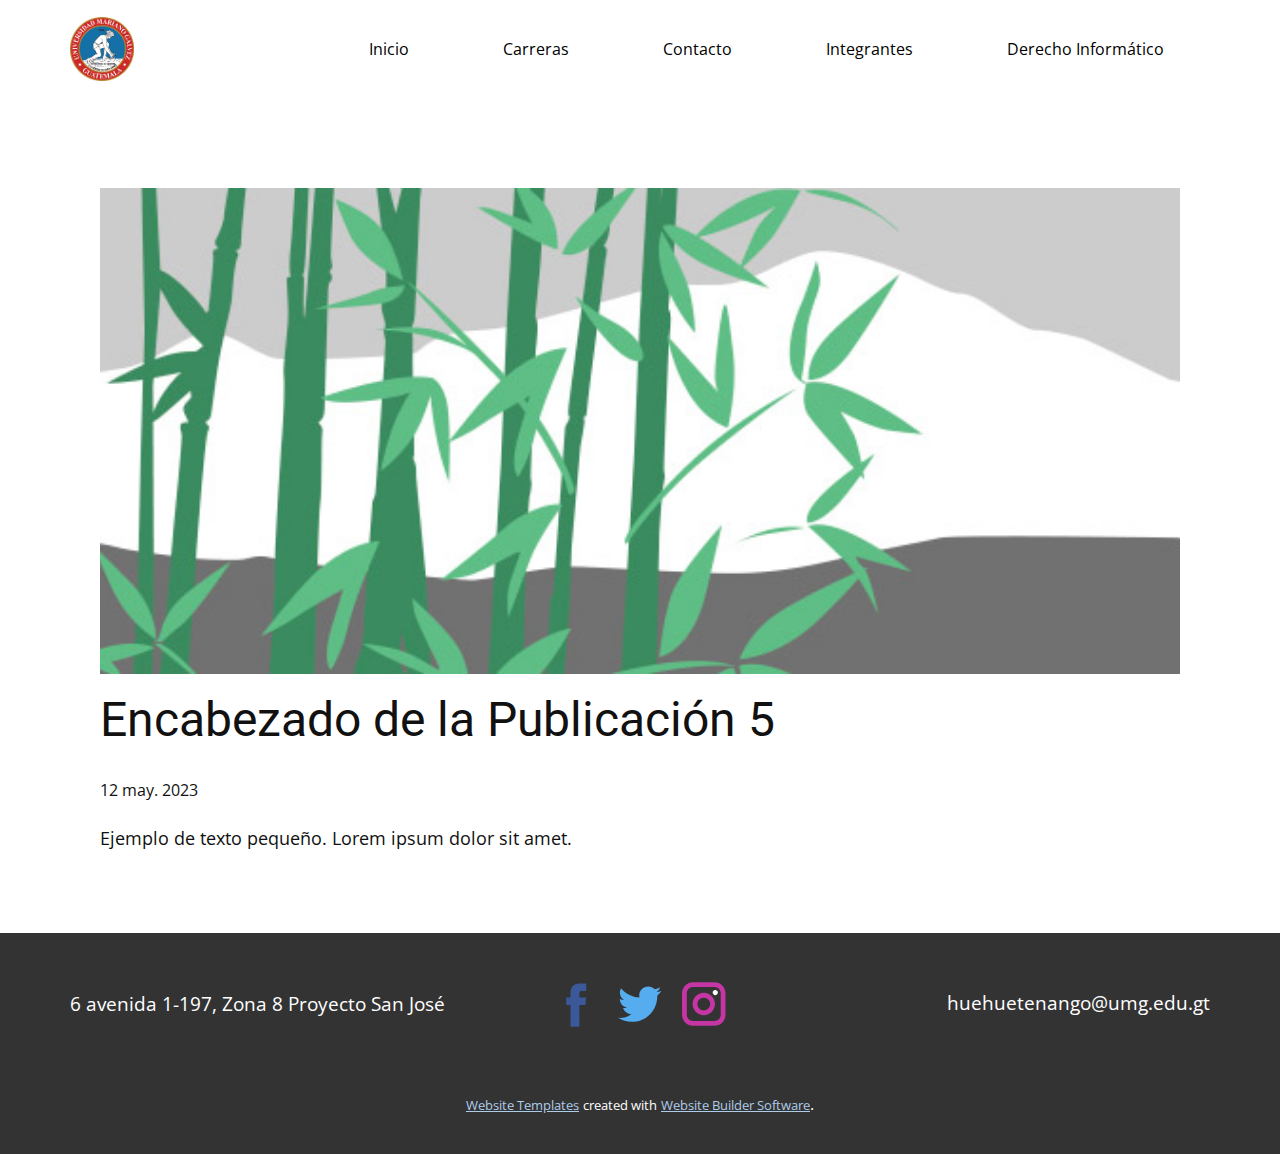
<file: blog/enviar-4.html>
<!DOCTYPE html>
<html style="font-size: 16px;" lang="es"><head>
    <meta name="viewport" content="width=device-width, initial-scale=1.0">
    <meta charset="utf-8">
    <meta name="keywords" content="Encabezado de la Publicación 1">
    <meta name="description" content="">
    <title>Encabezado de la Publicación 5</title>
    <link rel="stylesheet" href="../nicepage.css" media="screen">
<link rel="stylesheet" href="../Post-Template.css" media="screen">
    <script class="u-script" type="text/javascript" src="../jquery.js" defer=""></script>
    <script class="u-script" type="text/javascript" src="../nicepage.js" defer=""></script>
    <meta name="generator" content="Nicepage 5.10.3, nicepage.com">
    <link id="u-theme-google-font" rel="stylesheet" href="https://fonts.googleapis.com/css?family=Roboto:100,100i,300,300i,400,400i,500,500i,700,700i,900,900i|Open+Sans:300,300i,400,400i,500,500i,600,600i,700,700i,800,800i">
    
    
    <script type="application/ld+json">{
		"@context": "http://schema.org",
		"@type": "Organization",
		"name": "Site1",
		"logo": "images/umg.png",
		"sameAs": [
				"https://www.facebook.com/profile.php?id=100063558099325",
				"https://twitter.com/marianogalvez",
				"https://www.instagram.com/sistemas.umg.huehue/"
		]
}</script>
    <meta name="theme-color" content="#478ac9">
    <meta name="twitter:site" content="@">
    <meta name="twitter:card" content="summary_large_image">
    <meta name="twitter:title" content="Post Template">
    <meta name="twitter:description" content="Site1">
  <meta data-intl-tel-input-cdn-path="intlTelInput/"></head>
  <body class="u-body u-xl-mode" data-lang="es"><header class="u-clearfix u-header u-header" id="sec-812b"><div class="u-clearfix u-sheet u-sheet-1">
        <a href="https://nicepage.com" class="u-image u-logo u-image-1" data-image-width="293" data-image-height="294">
          <img src="../images/umg.png" class="u-logo-image u-logo-image-1">
        </a>
        <nav class="u-menu u-menu-one-level u-offcanvas u-menu-1">
          <div class="menu-collapse" style="font-size: 1rem; letter-spacing: 0px;">
            <a class="u-button-style u-custom-left-right-menu-spacing u-custom-padding-bottom u-custom-text-hover-color u-custom-top-bottom-menu-spacing u-nav-link u-text-active-palette-1-base u-text-hover-palette-2-base" href="#" style="padding: 11px 18px; font-size: calc(1em + 22px);">
              <svg class="u-svg-link" viewBox="0 0 24 24"><use xmlns:xlink="http://www.w3.org/1999/xlink" xlink:href="#menu-hamburger"></use></svg>
              <svg class="u-svg-content" version="1.1" id="menu-hamburger" viewBox="0 0 16 16" x="0px" y="0px" xmlns:xlink="http://www.w3.org/1999/xlink" xmlns="http://www.w3.org/2000/svg"><g><rect y="1" width="16" height="2"></rect><rect y="7" width="16" height="2"></rect><rect y="13" width="16" height="2"></rect>
</g></svg>
            </a>
          </div>
          <div class="u-custom-menu u-nav-container">
            <ul class="u-nav u-spacing-2 u-unstyled u-nav-1"><li class="u-nav-item"><a class="u-active-custom-color-1 u-border-active-palette-1-base u-border-hover-palette-1-base u-border-no-left u-border-no-right u-border-no-top u-button-style u-hover-custom-color-3 u-nav-link u-text-active-white u-text-black u-text-hover-custom-color-1 u-white" href="../Inicio.html" style="padding: 10px 46px;">Inicio</a>
</li><li class="u-nav-item"><a class="u-active-custom-color-1 u-border-active-palette-1-base u-border-hover-palette-1-base u-border-no-left u-border-no-right u-border-no-top u-button-style u-hover-custom-color-3 u-nav-link u-text-active-white u-text-black u-text-hover-custom-color-1 u-white" href="../Carreras.html" style="padding: 10px 46px;">Carreras</a>
</li><li class="u-nav-item"><a class="u-active-custom-color-1 u-border-active-palette-1-base u-border-hover-palette-1-base u-border-no-left u-border-no-right u-border-no-top u-button-style u-hover-custom-color-3 u-nav-link u-text-active-white u-text-black u-text-hover-custom-color-1 u-white" href="../Contacto.html" style="padding: 10px 46px;">Contacto</a>
</li><li class="u-nav-item"><a class="u-active-custom-color-1 u-border-active-palette-1-base u-border-hover-palette-1-base u-border-no-left u-border-no-right u-border-no-top u-button-style u-hover-custom-color-3 u-nav-link u-text-active-white u-text-black u-text-hover-custom-color-1 u-white" href="../Integrantes.html" style="padding: 10px 46px;">Integrantes</a>
</li><li class="u-nav-item"><a class="u-active-custom-color-1 u-border-active-palette-1-base u-border-hover-palette-1-base u-border-no-left u-border-no-right u-border-no-top u-button-style u-hover-custom-color-3 u-nav-link u-text-active-white u-text-black u-text-hover-custom-color-1 u-white" href="../Derecho-Informático.html" style="padding: 10px 46px;">Derecho Informático</a>
</li></ul>
          </div>
          <div class="u-custom-menu u-nav-container-collapse">
            <div class="u-black u-container-style u-inner-container-layout u-opacity u-opacity-95 u-sidenav">
              <div class="u-inner-container-layout u-sidenav-overflow">
                <div class="u-menu-close"></div>
                <ul class="u-align-center u-nav u-popupmenu-items u-unstyled u-nav-2"><li class="u-nav-item"><a class="u-button-style u-nav-link" href="../Inicio.html">Inicio</a>
</li><li class="u-nav-item"><a class="u-button-style u-nav-link" href="../Carreras.html">Carreras</a>
</li><li class="u-nav-item"><a class="u-button-style u-nav-link" href="../Contacto.html">Contacto</a>
</li><li class="u-nav-item"><a class="u-button-style u-nav-link" href="../Integrantes.html">Integrantes</a>
</li><li class="u-nav-item"><a class="u-button-style u-nav-link" href="../Derecho-Informático.html">Derecho Informático</a>
</li></ul>
              </div>
            </div>
            <div class="u-black u-menu-overlay u-opacity u-opacity-70"></div>
          </div>
        </nav>
      </div></header>
    <section class="u-align-center u-clearfix u-section-1" id="sec-ea05">
      <div class="u-clearfix u-sheet u-valign-middle-md u-valign-middle-sm u-valign-middle-xs u-sheet-1"><!--post_details--><!--post_details_options_json--><!--{"source":""}--><!--/post_details_options_json--><!--blog_post-->
        <div class="u-container-style u-expanded-width u-post-details u-post-details-1">
          <div class="u-container-layout u-valign-middle u-container-layout-1"><!--blog_post_image-->
            <img alt="" class="u-blog-control u-expanded-width u-image u-image-default u-image-1" src="../images/68f64b9d.jpeg"><!--/blog_post_image--><!--blog_post_header-->
            <h2 class="u-blog-control u-text u-text-1">Encabezado de la Publicación 5</h2><!--/blog_post_header--><!--blog_post_metadata-->
            <div class="u-blog-control u-metadata u-metadata-1"><!--blog_post_metadata_date-->
              <span class="u-meta-date u-meta-icon">12 may. 2023</span><!--/blog_post_metadata_date--><!--blog_post_metadata_category-->
              <!--/blog_post_metadata_category--><!--blog_post_metadata_comments-->
              <!--/blog_post_metadata_comments-->
            </div><!--/blog_post_metadata--><!--blog_post_content-->
            <div class="u-align-justify u-blog-control u-post-content u-text u-text-2 fr-view">
  Ejemplo de texto pequeño. Lorem ipsum dolor sit amet.
  </div><!--/blog_post_content-->
          </div>
        </div><!--/blog_post--><!--/post_details-->
      </div>
    </section>
    
    
    <footer class="u-align-center u-clearfix u-footer u-grey-80 u-footer" id="sec-4d4d"><div class="u-clearfix u-sheet u-sheet-1">
        <a href="../mailto:huehuetenango@umg.edu.gt" class="u-active-none u-bottom-left-radius-0 u-bottom-right-radius-0 u-btn u-btn-rectangle u-button-style u-hover-none u-none u-radius-0 u-text-body-alt-color u-top-left-radius-0 u-top-right-radius-0 u-btn-1">huehuetenango@umg.edu.gt</a>
        <div class="u-social-icons u-spacing-10 u-social-icons-1">
          <a class="u-social-url" title="facebook" target="_blank" href="https://www.facebook.com/profile.php?id=100063558099325"><span class="u-icon u-social-facebook u-social-icon u-icon-1"><svg class="u-svg-link" preserveAspectRatio="xMidYMin slice" viewBox="0 0 112 112" style=""><use xmlns:xlink="http://www.w3.org/1999/xlink" xlink:href="#svg-2cdd"></use></svg><svg class="u-svg-content" viewBox="0 0 112 112" x="0" y="0" id="svg-2cdd"><path fill="currentColor" d="M75.5,28.8H65.4c-1.5,0-4,0.9-4,4.3v9.4h13.9l-1.5,15.8H61.4v45.1H42.8V58.3h-8.8V42.4h8.8V32.2
c0-7.4,3.4-18.8,18.8-18.8h13.8v15.4H75.5z"></path></svg></span>
          </a>
          <a class="u-social-url" title="twitter" target="_blank" href="https://twitter.com/marianogalvez"><span class="u-icon u-social-icon u-social-twitter u-icon-2"><svg class="u-svg-link" preserveAspectRatio="xMidYMin slice" viewBox="0 0 112 112" style=""><use xmlns:xlink="http://www.w3.org/1999/xlink" xlink:href="#svg-b350"></use></svg><svg class="u-svg-content" viewBox="0 0 112 112" x="0" y="0" id="svg-b350"><path fill="currentColor" d="M92.2,38.2c0,0.8,0,1.6,0,2.3c0,24.3-18.6,52.4-52.6,52.4c-10.6,0.1-20.2-2.9-28.5-8.2
	c1.4,0.2,2.9,0.2,4.4,0.2c8.7,0,16.7-2.9,23-7.9c-8.1-0.2-14.9-5.5-17.3-12.8c1.1,0.2,2.4,0.2,3.4,0.2c1.6,0,3.3-0.2,4.8-0.7
	c-8.4-1.6-14.9-9.2-14.9-18c0-0.2,0-0.2,0-0.2c2.5,1.4,5.4,2.2,8.4,2.3c-5-3.3-8.3-8.9-8.3-15.4c0-3.4,1-6.5,2.5-9.2
	c9.1,11.1,22.7,18.5,38,19.2c-0.2-1.4-0.4-2.8-0.4-4.3c0.1-10,8.3-18.2,18.5-18.2c5.4,0,10.1,2.2,13.5,5.7c4.3-0.8,8.1-2.3,11.7-4.5
	c-1.4,4.3-4.3,7.9-8.1,10.1c3.7-0.4,7.3-1.4,10.6-2.9C98.9,32.3,95.7,35.5,92.2,38.2z"></path></svg></span>
          </a>
          <a class="u-social-url" title="instagram" target="_blank" href="https://www.instagram.com/sistemas.umg.huehue/"><span class="u-icon u-social-icon u-social-instagram u-icon-3"><svg class="u-svg-link" preserveAspectRatio="xMidYMin slice" viewBox="0 0 112 112" style=""><use xmlns:xlink="http://www.w3.org/1999/xlink" xlink:href="#svg-3453"></use></svg><svg class="u-svg-content" viewBox="0 0 112 112" x="0" y="0" id="svg-3453"><path fill="currentColor" d="M55.9,32.9c-12.8,0-23.2,10.4-23.2,23.2s10.4,23.2,23.2,23.2s23.2-10.4,23.2-23.2S68.7,32.9,55.9,32.9z
	 M55.9,69.4c-7.4,0-13.3-6-13.3-13.3c-0.1-7.4,6-13.3,13.3-13.3s13.3,6,13.3,13.3C69.3,63.5,63.3,69.4,55.9,69.4z"></path><path fill="#FFFFFF" d="M79.7,26.8c-3,0-5.4,2.5-5.4,5.4s2.5,5.4,5.4,5.4c3,0,5.4-2.5,5.4-5.4S82.7,26.8,79.7,26.8z"></path><path fill="currentColor" d="M78.2,11H33.5C21,11,10.8,21.3,10.8,33.7v44.7c0,12.6,10.2,22.8,22.7,22.8h44.7c12.6,0,22.7-10.2,22.7-22.7
	V33.7C100.8,21.1,90.6,11,78.2,11z M91,78.4c0,7.1-5.8,12.8-12.8,12.8H33.5c-7.1,0-12.8-5.8-12.8-12.8V33.7
	c0-7.1,5.8-12.8,12.8-12.8h44.7c7.1,0,12.8,5.8,12.8,12.8V78.4z"></path></svg></span>
          </a>
        </div>
        <a href="https://www.google.com/maps/place/Universidad+Mariano+G%C3%A1lvez/@15.3175876,-91.4885003,17z/data=!3m1!4b1!4m6!3m5!1s0x858c15d235f4a3c9:0x55475dc85b5ed10b!8m2!3d15.3175876!4d-91.4859254!16s%2Fg%2F11hv43rkv?entry=ttu" class="u-active-none u-bottom-left-radius-0 u-bottom-right-radius-0 u-btn u-btn-rectangle u-button-style u-hover-none u-none u-radius-0 u-text-body-alt-color u-top-left-radius-0 u-top-right-radius-0 u-btn-2" target="_blank"> 6 avenida 1-197, Zona 8 Proyecto San José</a>
      </div></footer>
    <section class="u-backlink u-clearfix u-grey-80">
      <a class="u-link" href="https://nicepage.com/website-templates" target="_blank">
        <span>Website Templates</span>
      </a>
      <p class="u-text">
        <span>created with</span>
      </p>
      <a class="u-link" href="" target="_blank">
        <span>Website Builder Software</span>
      </a>. 
    </section>
  
</body></html>
</file>
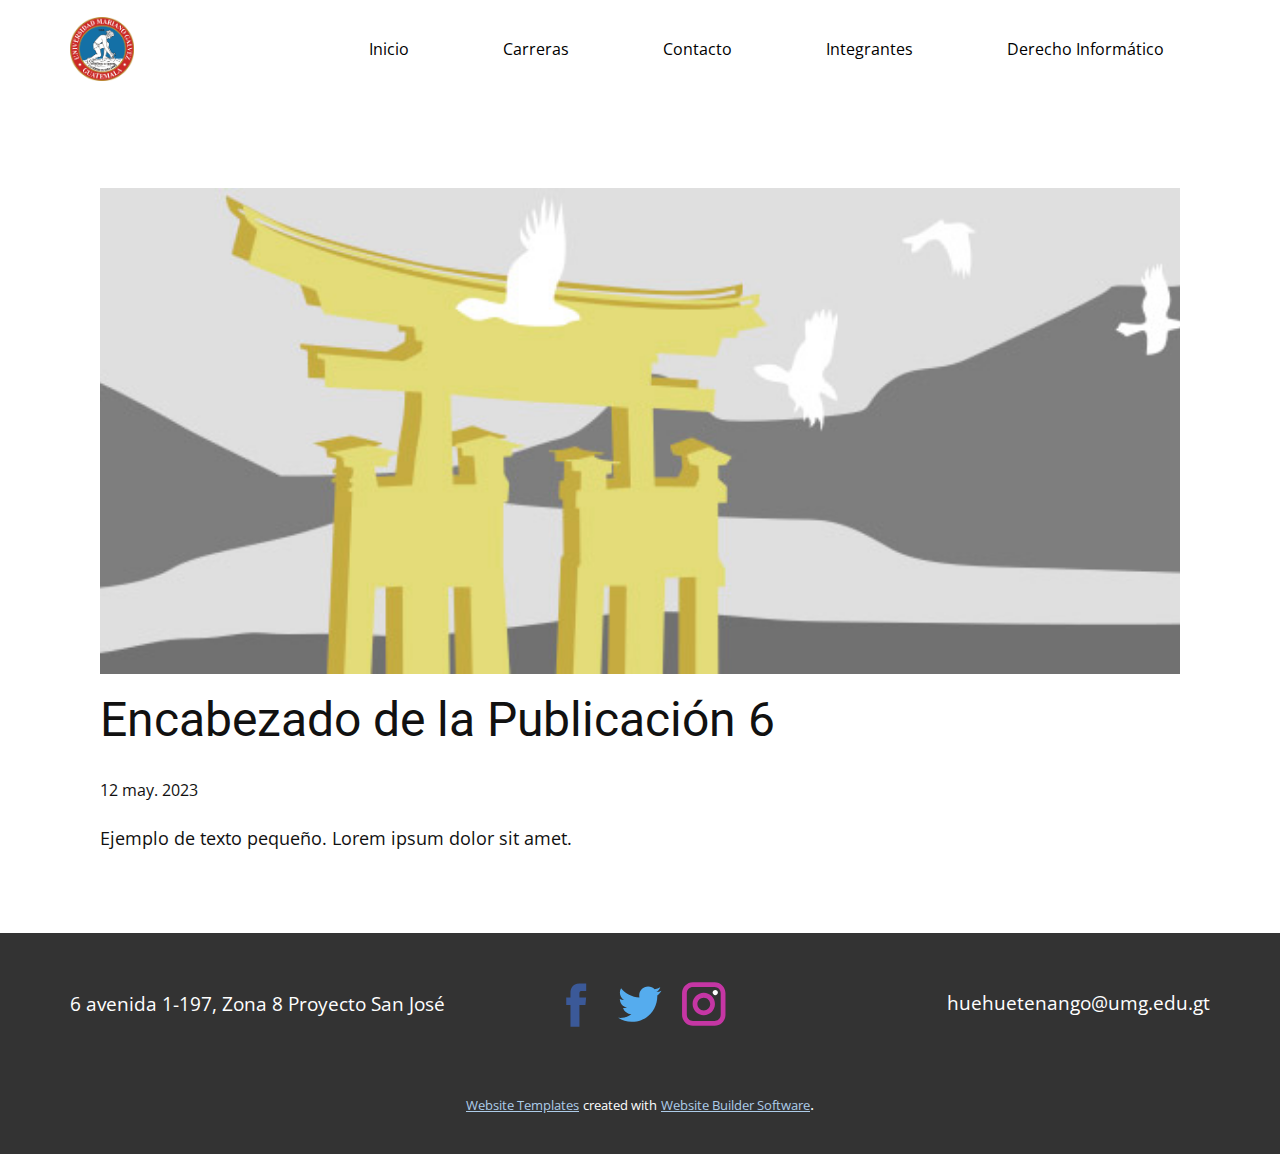
<file: blog/enviar-5.html>
<!DOCTYPE html>
<html style="font-size: 16px;" lang="es"><head>
    <meta name="viewport" content="width=device-width, initial-scale=1.0">
    <meta charset="utf-8">
    <meta name="keywords" content="Encabezado de la Publicación 1">
    <meta name="description" content="">
    <title>Encabezado de la Publicación 6</title>
    <link rel="stylesheet" href="../nicepage.css" media="screen">
<link rel="stylesheet" href="../Post-Template.css" media="screen">
    <script class="u-script" type="text/javascript" src="../jquery.js" defer=""></script>
    <script class="u-script" type="text/javascript" src="../nicepage.js" defer=""></script>
    <meta name="generator" content="Nicepage 5.10.3, nicepage.com">
    <link id="u-theme-google-font" rel="stylesheet" href="https://fonts.googleapis.com/css?family=Roboto:100,100i,300,300i,400,400i,500,500i,700,700i,900,900i|Open+Sans:300,300i,400,400i,500,500i,600,600i,700,700i,800,800i">
    
    
    <script type="application/ld+json">{
		"@context": "http://schema.org",
		"@type": "Organization",
		"name": "Site1",
		"logo": "images/umg.png",
		"sameAs": [
				"https://www.facebook.com/profile.php?id=100063558099325",
				"https://twitter.com/marianogalvez",
				"https://www.instagram.com/sistemas.umg.huehue/"
		]
}</script>
    <meta name="theme-color" content="#478ac9">
    <meta name="twitter:site" content="@">
    <meta name="twitter:card" content="summary_large_image">
    <meta name="twitter:title" content="Post Template">
    <meta name="twitter:description" content="Site1">
  <meta data-intl-tel-input-cdn-path="intlTelInput/"></head>
  <body class="u-body u-xl-mode" data-lang="es"><header class="u-clearfix u-header u-header" id="sec-812b"><div class="u-clearfix u-sheet u-sheet-1">
        <a href="https://nicepage.com" class="u-image u-logo u-image-1" data-image-width="293" data-image-height="294">
          <img src="../images/umg.png" class="u-logo-image u-logo-image-1">
        </a>
        <nav class="u-menu u-menu-one-level u-offcanvas u-menu-1">
          <div class="menu-collapse" style="font-size: 1rem; letter-spacing: 0px;">
            <a class="u-button-style u-custom-left-right-menu-spacing u-custom-padding-bottom u-custom-text-hover-color u-custom-top-bottom-menu-spacing u-nav-link u-text-active-palette-1-base u-text-hover-palette-2-base" href="#" style="padding: 11px 18px; font-size: calc(1em + 22px);">
              <svg class="u-svg-link" viewBox="0 0 24 24"><use xmlns:xlink="http://www.w3.org/1999/xlink" xlink:href="#menu-hamburger"></use></svg>
              <svg class="u-svg-content" version="1.1" id="menu-hamburger" viewBox="0 0 16 16" x="0px" y="0px" xmlns:xlink="http://www.w3.org/1999/xlink" xmlns="http://www.w3.org/2000/svg"><g><rect y="1" width="16" height="2"></rect><rect y="7" width="16" height="2"></rect><rect y="13" width="16" height="2"></rect>
</g></svg>
            </a>
          </div>
          <div class="u-custom-menu u-nav-container">
            <ul class="u-nav u-spacing-2 u-unstyled u-nav-1"><li class="u-nav-item"><a class="u-active-custom-color-1 u-border-active-palette-1-base u-border-hover-palette-1-base u-border-no-left u-border-no-right u-border-no-top u-button-style u-hover-custom-color-3 u-nav-link u-text-active-white u-text-black u-text-hover-custom-color-1 u-white" href="../Inicio.html" style="padding: 10px 46px;">Inicio</a>
</li><li class="u-nav-item"><a class="u-active-custom-color-1 u-border-active-palette-1-base u-border-hover-palette-1-base u-border-no-left u-border-no-right u-border-no-top u-button-style u-hover-custom-color-3 u-nav-link u-text-active-white u-text-black u-text-hover-custom-color-1 u-white" href="../Carreras.html" style="padding: 10px 46px;">Carreras</a>
</li><li class="u-nav-item"><a class="u-active-custom-color-1 u-border-active-palette-1-base u-border-hover-palette-1-base u-border-no-left u-border-no-right u-border-no-top u-button-style u-hover-custom-color-3 u-nav-link u-text-active-white u-text-black u-text-hover-custom-color-1 u-white" href="../Contacto.html" style="padding: 10px 46px;">Contacto</a>
</li><li class="u-nav-item"><a class="u-active-custom-color-1 u-border-active-palette-1-base u-border-hover-palette-1-base u-border-no-left u-border-no-right u-border-no-top u-button-style u-hover-custom-color-3 u-nav-link u-text-active-white u-text-black u-text-hover-custom-color-1 u-white" href="../Integrantes.html" style="padding: 10px 46px;">Integrantes</a>
</li><li class="u-nav-item"><a class="u-active-custom-color-1 u-border-active-palette-1-base u-border-hover-palette-1-base u-border-no-left u-border-no-right u-border-no-top u-button-style u-hover-custom-color-3 u-nav-link u-text-active-white u-text-black u-text-hover-custom-color-1 u-white" href="../Derecho-Informático.html" style="padding: 10px 46px;">Derecho Informático</a>
</li></ul>
          </div>
          <div class="u-custom-menu u-nav-container-collapse">
            <div class="u-black u-container-style u-inner-container-layout u-opacity u-opacity-95 u-sidenav">
              <div class="u-inner-container-layout u-sidenav-overflow">
                <div class="u-menu-close"></div>
                <ul class="u-align-center u-nav u-popupmenu-items u-unstyled u-nav-2"><li class="u-nav-item"><a class="u-button-style u-nav-link" href="../Inicio.html">Inicio</a>
</li><li class="u-nav-item"><a class="u-button-style u-nav-link" href="../Carreras.html">Carreras</a>
</li><li class="u-nav-item"><a class="u-button-style u-nav-link" href="../Contacto.html">Contacto</a>
</li><li class="u-nav-item"><a class="u-button-style u-nav-link" href="../Integrantes.html">Integrantes</a>
</li><li class="u-nav-item"><a class="u-button-style u-nav-link" href="../Derecho-Informático.html">Derecho Informático</a>
</li></ul>
              </div>
            </div>
            <div class="u-black u-menu-overlay u-opacity u-opacity-70"></div>
          </div>
        </nav>
      </div></header>
    <section class="u-align-center u-clearfix u-section-1" id="sec-ea05">
      <div class="u-clearfix u-sheet u-valign-middle-md u-valign-middle-sm u-valign-middle-xs u-sheet-1"><!--post_details--><!--post_details_options_json--><!--{"source":""}--><!--/post_details_options_json--><!--blog_post-->
        <div class="u-container-style u-expanded-width u-post-details u-post-details-1">
          <div class="u-container-layout u-valign-middle u-container-layout-1"><!--blog_post_image-->
            <img alt="" class="u-blog-control u-expanded-width u-image u-image-default u-image-1" src="../images/8ad73f3c.jpeg"><!--/blog_post_image--><!--blog_post_header-->
            <h2 class="u-blog-control u-text u-text-1">Encabezado de la Publicación 6</h2><!--/blog_post_header--><!--blog_post_metadata-->
            <div class="u-blog-control u-metadata u-metadata-1"><!--blog_post_metadata_date-->
              <span class="u-meta-date u-meta-icon">12 may. 2023</span><!--/blog_post_metadata_date--><!--blog_post_metadata_category-->
              <!--/blog_post_metadata_category--><!--blog_post_metadata_comments-->
              <!--/blog_post_metadata_comments-->
            </div><!--/blog_post_metadata--><!--blog_post_content-->
            <div class="u-align-justify u-blog-control u-post-content u-text u-text-2 fr-view">
  Ejemplo de texto pequeño. Lorem ipsum dolor sit amet.
  </div><!--/blog_post_content-->
          </div>
        </div><!--/blog_post--><!--/post_details-->
      </div>
    </section>
    
    
    <footer class="u-align-center u-clearfix u-footer u-grey-80 u-footer" id="sec-4d4d"><div class="u-clearfix u-sheet u-sheet-1">
        <a href="../mailto:huehuetenango@umg.edu.gt" class="u-active-none u-bottom-left-radius-0 u-bottom-right-radius-0 u-btn u-btn-rectangle u-button-style u-hover-none u-none u-radius-0 u-text-body-alt-color u-top-left-radius-0 u-top-right-radius-0 u-btn-1">huehuetenango@umg.edu.gt</a>
        <div class="u-social-icons u-spacing-10 u-social-icons-1">
          <a class="u-social-url" title="facebook" target="_blank" href="https://www.facebook.com/profile.php?id=100063558099325"><span class="u-icon u-social-facebook u-social-icon u-icon-1"><svg class="u-svg-link" preserveAspectRatio="xMidYMin slice" viewBox="0 0 112 112" style=""><use xmlns:xlink="http://www.w3.org/1999/xlink" xlink:href="#svg-2cdd"></use></svg><svg class="u-svg-content" viewBox="0 0 112 112" x="0" y="0" id="svg-2cdd"><path fill="currentColor" d="M75.5,28.8H65.4c-1.5,0-4,0.9-4,4.3v9.4h13.9l-1.5,15.8H61.4v45.1H42.8V58.3h-8.8V42.4h8.8V32.2
c0-7.4,3.4-18.8,18.8-18.8h13.8v15.4H75.5z"></path></svg></span>
          </a>
          <a class="u-social-url" title="twitter" target="_blank" href="https://twitter.com/marianogalvez"><span class="u-icon u-social-icon u-social-twitter u-icon-2"><svg class="u-svg-link" preserveAspectRatio="xMidYMin slice" viewBox="0 0 112 112" style=""><use xmlns:xlink="http://www.w3.org/1999/xlink" xlink:href="#svg-b350"></use></svg><svg class="u-svg-content" viewBox="0 0 112 112" x="0" y="0" id="svg-b350"><path fill="currentColor" d="M92.2,38.2c0,0.8,0,1.6,0,2.3c0,24.3-18.6,52.4-52.6,52.4c-10.6,0.1-20.2-2.9-28.5-8.2
	c1.4,0.2,2.9,0.2,4.4,0.2c8.7,0,16.7-2.9,23-7.9c-8.1-0.2-14.9-5.5-17.3-12.8c1.1,0.2,2.4,0.2,3.4,0.2c1.6,0,3.3-0.2,4.8-0.7
	c-8.4-1.6-14.9-9.2-14.9-18c0-0.2,0-0.2,0-0.2c2.5,1.4,5.4,2.2,8.4,2.3c-5-3.3-8.3-8.9-8.3-15.4c0-3.4,1-6.5,2.5-9.2
	c9.1,11.1,22.7,18.5,38,19.2c-0.2-1.4-0.4-2.8-0.4-4.3c0.1-10,8.3-18.2,18.5-18.2c5.4,0,10.1,2.2,13.5,5.7c4.3-0.8,8.1-2.3,11.7-4.5
	c-1.4,4.3-4.3,7.9-8.1,10.1c3.7-0.4,7.3-1.4,10.6-2.9C98.9,32.3,95.7,35.5,92.2,38.2z"></path></svg></span>
          </a>
          <a class="u-social-url" title="instagram" target="_blank" href="https://www.instagram.com/sistemas.umg.huehue/"><span class="u-icon u-social-icon u-social-instagram u-icon-3"><svg class="u-svg-link" preserveAspectRatio="xMidYMin slice" viewBox="0 0 112 112" style=""><use xmlns:xlink="http://www.w3.org/1999/xlink" xlink:href="#svg-3453"></use></svg><svg class="u-svg-content" viewBox="0 0 112 112" x="0" y="0" id="svg-3453"><path fill="currentColor" d="M55.9,32.9c-12.8,0-23.2,10.4-23.2,23.2s10.4,23.2,23.2,23.2s23.2-10.4,23.2-23.2S68.7,32.9,55.9,32.9z
	 M55.9,69.4c-7.4,0-13.3-6-13.3-13.3c-0.1-7.4,6-13.3,13.3-13.3s13.3,6,13.3,13.3C69.3,63.5,63.3,69.4,55.9,69.4z"></path><path fill="#FFFFFF" d="M79.7,26.8c-3,0-5.4,2.5-5.4,5.4s2.5,5.4,5.4,5.4c3,0,5.4-2.5,5.4-5.4S82.7,26.8,79.7,26.8z"></path><path fill="currentColor" d="M78.2,11H33.5C21,11,10.8,21.3,10.8,33.7v44.7c0,12.6,10.2,22.8,22.7,22.8h44.7c12.6,0,22.7-10.2,22.7-22.7
	V33.7C100.8,21.1,90.6,11,78.2,11z M91,78.4c0,7.1-5.8,12.8-12.8,12.8H33.5c-7.1,0-12.8-5.8-12.8-12.8V33.7
	c0-7.1,5.8-12.8,12.8-12.8h44.7c7.1,0,12.8,5.8,12.8,12.8V78.4z"></path></svg></span>
          </a>
        </div>
        <a href="https://www.google.com/maps/place/Universidad+Mariano+G%C3%A1lvez/@15.3175876,-91.4885003,17z/data=!3m1!4b1!4m6!3m5!1s0x858c15d235f4a3c9:0x55475dc85b5ed10b!8m2!3d15.3175876!4d-91.4859254!16s%2Fg%2F11hv43rkv?entry=ttu" class="u-active-none u-bottom-left-radius-0 u-bottom-right-radius-0 u-btn u-btn-rectangle u-button-style u-hover-none u-none u-radius-0 u-text-body-alt-color u-top-left-radius-0 u-top-right-radius-0 u-btn-2" target="_blank"> 6 avenida 1-197, Zona 8 Proyecto San José</a>
      </div></footer>
    <section class="u-backlink u-clearfix u-grey-80">
      <a class="u-link" href="https://nicepage.com/website-templates" target="_blank">
        <span>Website Templates</span>
      </a>
      <p class="u-text">
        <span>created with</span>
      </p>
      <a class="u-link" href="" target="_blank">
        <span>Website Builder Software</span>
      </a>. 
    </section>
  
</body></html>
</file>
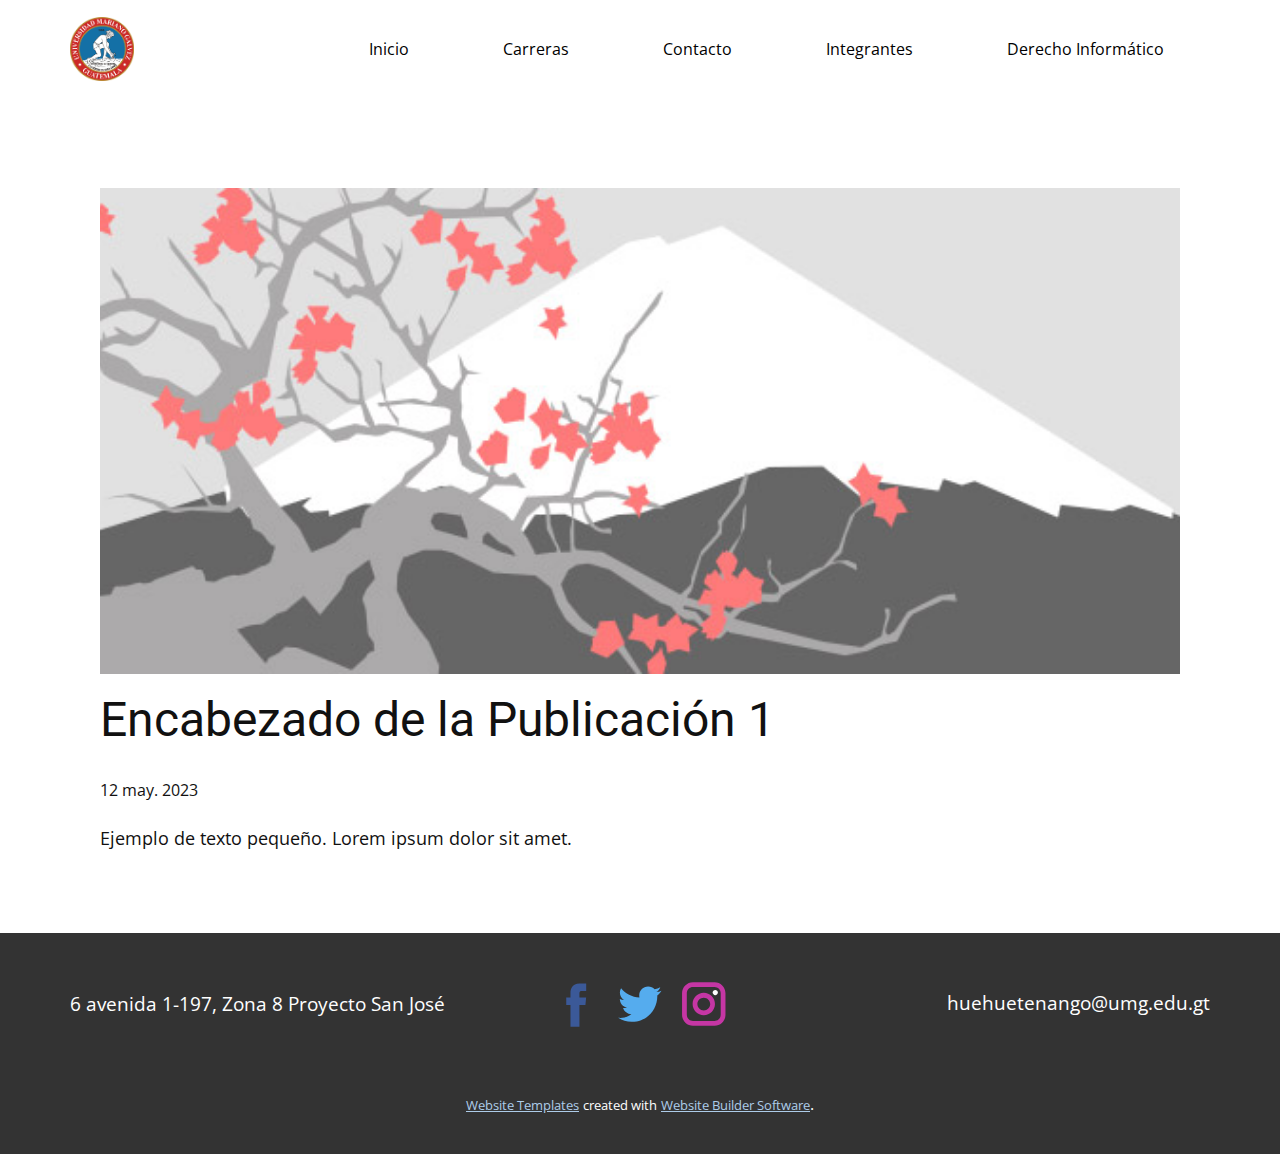
<file: blog/enviar.html>
<!DOCTYPE html>
<html style="font-size: 16px;" lang="es"><head>
    <meta name="viewport" content="width=device-width, initial-scale=1.0">
    <meta charset="utf-8">
    <meta name="keywords" content="Encabezado de la Publicación 1">
    <meta name="description" content="">
    <title>Encabezado de la Publicación 1</title>
    <link rel="stylesheet" href="../nicepage.css" media="screen">
<link rel="stylesheet" href="../Post-Template.css" media="screen">
    <script class="u-script" type="text/javascript" src="../jquery.js" defer=""></script>
    <script class="u-script" type="text/javascript" src="../nicepage.js" defer=""></script>
    <meta name="generator" content="Nicepage 5.10.3, nicepage.com">
    <link id="u-theme-google-font" rel="stylesheet" href="https://fonts.googleapis.com/css?family=Roboto:100,100i,300,300i,400,400i,500,500i,700,700i,900,900i|Open+Sans:300,300i,400,400i,500,500i,600,600i,700,700i,800,800i">
    
    
    <script type="application/ld+json">{
		"@context": "http://schema.org",
		"@type": "Organization",
		"name": "Site1",
		"logo": "images/umg.png",
		"sameAs": [
				"https://www.facebook.com/profile.php?id=100063558099325",
				"https://twitter.com/marianogalvez",
				"https://www.instagram.com/sistemas.umg.huehue/"
		]
}</script>
    <meta name="theme-color" content="#478ac9">
    <meta name="twitter:site" content="@">
    <meta name="twitter:card" content="summary_large_image">
    <meta name="twitter:title" content="Post Template">
    <meta name="twitter:description" content="Site1">
  <meta data-intl-tel-input-cdn-path="intlTelInput/"></head>
  <body class="u-body u-xl-mode" data-lang="es"><header class="u-clearfix u-header u-header" id="sec-812b"><div class="u-clearfix u-sheet u-sheet-1">
        <a href="https://nicepage.com" class="u-image u-logo u-image-1" data-image-width="293" data-image-height="294">
          <img src="../images/umg.png" class="u-logo-image u-logo-image-1">
        </a>
        <nav class="u-menu u-menu-one-level u-offcanvas u-menu-1">
          <div class="menu-collapse" style="font-size: 1rem; letter-spacing: 0px;">
            <a class="u-button-style u-custom-left-right-menu-spacing u-custom-padding-bottom u-custom-text-hover-color u-custom-top-bottom-menu-spacing u-nav-link u-text-active-palette-1-base u-text-hover-palette-2-base" href="#" style="padding: 11px 18px; font-size: calc(1em + 22px);">
              <svg class="u-svg-link" viewBox="0 0 24 24"><use xmlns:xlink="http://www.w3.org/1999/xlink" xlink:href="#menu-hamburger"></use></svg>
              <svg class="u-svg-content" version="1.1" id="menu-hamburger" viewBox="0 0 16 16" x="0px" y="0px" xmlns:xlink="http://www.w3.org/1999/xlink" xmlns="http://www.w3.org/2000/svg"><g><rect y="1" width="16" height="2"></rect><rect y="7" width="16" height="2"></rect><rect y="13" width="16" height="2"></rect>
</g></svg>
            </a>
          </div>
          <div class="u-custom-menu u-nav-container">
            <ul class="u-nav u-spacing-2 u-unstyled u-nav-1"><li class="u-nav-item"><a class="u-active-custom-color-1 u-border-active-palette-1-base u-border-hover-palette-1-base u-border-no-left u-border-no-right u-border-no-top u-button-style u-hover-custom-color-3 u-nav-link u-text-active-white u-text-black u-text-hover-custom-color-1 u-white" href="../Inicio.html" style="padding: 10px 46px;">Inicio</a>
</li><li class="u-nav-item"><a class="u-active-custom-color-1 u-border-active-palette-1-base u-border-hover-palette-1-base u-border-no-left u-border-no-right u-border-no-top u-button-style u-hover-custom-color-3 u-nav-link u-text-active-white u-text-black u-text-hover-custom-color-1 u-white" href="../Carreras.html" style="padding: 10px 46px;">Carreras</a>
</li><li class="u-nav-item"><a class="u-active-custom-color-1 u-border-active-palette-1-base u-border-hover-palette-1-base u-border-no-left u-border-no-right u-border-no-top u-button-style u-hover-custom-color-3 u-nav-link u-text-active-white u-text-black u-text-hover-custom-color-1 u-white" href="../Contacto.html" style="padding: 10px 46px;">Contacto</a>
</li><li class="u-nav-item"><a class="u-active-custom-color-1 u-border-active-palette-1-base u-border-hover-palette-1-base u-border-no-left u-border-no-right u-border-no-top u-button-style u-hover-custom-color-3 u-nav-link u-text-active-white u-text-black u-text-hover-custom-color-1 u-white" href="../Integrantes.html" style="padding: 10px 46px;">Integrantes</a>
</li><li class="u-nav-item"><a class="u-active-custom-color-1 u-border-active-palette-1-base u-border-hover-palette-1-base u-border-no-left u-border-no-right u-border-no-top u-button-style u-hover-custom-color-3 u-nav-link u-text-active-white u-text-black u-text-hover-custom-color-1 u-white" href="../Derecho-Informático.html" style="padding: 10px 46px;">Derecho Informático</a>
</li></ul>
          </div>
          <div class="u-custom-menu u-nav-container-collapse">
            <div class="u-black u-container-style u-inner-container-layout u-opacity u-opacity-95 u-sidenav">
              <div class="u-inner-container-layout u-sidenav-overflow">
                <div class="u-menu-close"></div>
                <ul class="u-align-center u-nav u-popupmenu-items u-unstyled u-nav-2"><li class="u-nav-item"><a class="u-button-style u-nav-link" href="../Inicio.html">Inicio</a>
</li><li class="u-nav-item"><a class="u-button-style u-nav-link" href="../Carreras.html">Carreras</a>
</li><li class="u-nav-item"><a class="u-button-style u-nav-link" href="../Contacto.html">Contacto</a>
</li><li class="u-nav-item"><a class="u-button-style u-nav-link" href="../Integrantes.html">Integrantes</a>
</li><li class="u-nav-item"><a class="u-button-style u-nav-link" href="../Derecho-Informático.html">Derecho Informático</a>
</li></ul>
              </div>
            </div>
            <div class="u-black u-menu-overlay u-opacity u-opacity-70"></div>
          </div>
        </nav>
      </div></header>
    <section class="u-align-center u-clearfix u-section-1" id="sec-ea05">
      <div class="u-clearfix u-sheet u-valign-middle-md u-valign-middle-sm u-valign-middle-xs u-sheet-1"><!--post_details--><!--post_details_options_json--><!--{"source":""}--><!--/post_details_options_json--><!--blog_post-->
        <div class="u-container-style u-expanded-width u-post-details u-post-details-1">
          <div class="u-container-layout u-valign-middle u-container-layout-1"><!--blog_post_image-->
            <img alt="" class="u-blog-control u-expanded-width u-image u-image-default u-image-1" src="../images/0fd3416c.jpeg"><!--/blog_post_image--><!--blog_post_header-->
            <h2 class="u-blog-control u-text u-text-1">Encabezado de la Publicación 1</h2><!--/blog_post_header--><!--blog_post_metadata-->
            <div class="u-blog-control u-metadata u-metadata-1"><!--blog_post_metadata_date-->
              <span class="u-meta-date u-meta-icon">12 may. 2023</span><!--/blog_post_metadata_date--><!--blog_post_metadata_category-->
              <!--/blog_post_metadata_category--><!--blog_post_metadata_comments-->
              <!--/blog_post_metadata_comments-->
            </div><!--/blog_post_metadata--><!--blog_post_content-->
            <div class="u-align-justify u-blog-control u-post-content u-text u-text-2 fr-view">
  Ejemplo de texto pequeño. Lorem ipsum dolor sit amet.
  </div><!--/blog_post_content-->
          </div>
        </div><!--/blog_post--><!--/post_details-->
      </div>
    </section>
    
    
    <footer class="u-align-center u-clearfix u-footer u-grey-80 u-footer" id="sec-4d4d"><div class="u-clearfix u-sheet u-sheet-1">
        <a href="../mailto:huehuetenango@umg.edu.gt" class="u-active-none u-bottom-left-radius-0 u-bottom-right-radius-0 u-btn u-btn-rectangle u-button-style u-hover-none u-none u-radius-0 u-text-body-alt-color u-top-left-radius-0 u-top-right-radius-0 u-btn-1">huehuetenango@umg.edu.gt</a>
        <div class="u-social-icons u-spacing-10 u-social-icons-1">
          <a class="u-social-url" title="facebook" target="_blank" href="https://www.facebook.com/profile.php?id=100063558099325"><span class="u-icon u-social-facebook u-social-icon u-icon-1"><svg class="u-svg-link" preserveAspectRatio="xMidYMin slice" viewBox="0 0 112 112" style=""><use xmlns:xlink="http://www.w3.org/1999/xlink" xlink:href="#svg-2cdd"></use></svg><svg class="u-svg-content" viewBox="0 0 112 112" x="0" y="0" id="svg-2cdd"><path fill="currentColor" d="M75.5,28.8H65.4c-1.5,0-4,0.9-4,4.3v9.4h13.9l-1.5,15.8H61.4v45.1H42.8V58.3h-8.8V42.4h8.8V32.2
c0-7.4,3.4-18.8,18.8-18.8h13.8v15.4H75.5z"></path></svg></span>
          </a>
          <a class="u-social-url" title="twitter" target="_blank" href="https://twitter.com/marianogalvez"><span class="u-icon u-social-icon u-social-twitter u-icon-2"><svg class="u-svg-link" preserveAspectRatio="xMidYMin slice" viewBox="0 0 112 112" style=""><use xmlns:xlink="http://www.w3.org/1999/xlink" xlink:href="#svg-b350"></use></svg><svg class="u-svg-content" viewBox="0 0 112 112" x="0" y="0" id="svg-b350"><path fill="currentColor" d="M92.2,38.2c0,0.8,0,1.6,0,2.3c0,24.3-18.6,52.4-52.6,52.4c-10.6,0.1-20.2-2.9-28.5-8.2
	c1.4,0.2,2.9,0.2,4.4,0.2c8.7,0,16.7-2.9,23-7.9c-8.1-0.2-14.9-5.5-17.3-12.8c1.1,0.2,2.4,0.2,3.4,0.2c1.6,0,3.3-0.2,4.8-0.7
	c-8.4-1.6-14.9-9.2-14.9-18c0-0.2,0-0.2,0-0.2c2.5,1.4,5.4,2.2,8.4,2.3c-5-3.3-8.3-8.9-8.3-15.4c0-3.4,1-6.5,2.5-9.2
	c9.1,11.1,22.7,18.5,38,19.2c-0.2-1.4-0.4-2.8-0.4-4.3c0.1-10,8.3-18.2,18.5-18.2c5.4,0,10.1,2.2,13.5,5.7c4.3-0.8,8.1-2.3,11.7-4.5
	c-1.4,4.3-4.3,7.9-8.1,10.1c3.7-0.4,7.3-1.4,10.6-2.9C98.9,32.3,95.7,35.5,92.2,38.2z"></path></svg></span>
          </a>
          <a class="u-social-url" title="instagram" target="_blank" href="https://www.instagram.com/sistemas.umg.huehue/"><span class="u-icon u-social-icon u-social-instagram u-icon-3"><svg class="u-svg-link" preserveAspectRatio="xMidYMin slice" viewBox="0 0 112 112" style=""><use xmlns:xlink="http://www.w3.org/1999/xlink" xlink:href="#svg-3453"></use></svg><svg class="u-svg-content" viewBox="0 0 112 112" x="0" y="0" id="svg-3453"><path fill="currentColor" d="M55.9,32.9c-12.8,0-23.2,10.4-23.2,23.2s10.4,23.2,23.2,23.2s23.2-10.4,23.2-23.2S68.7,32.9,55.9,32.9z
	 M55.9,69.4c-7.4,0-13.3-6-13.3-13.3c-0.1-7.4,6-13.3,13.3-13.3s13.3,6,13.3,13.3C69.3,63.5,63.3,69.4,55.9,69.4z"></path><path fill="#FFFFFF" d="M79.7,26.8c-3,0-5.4,2.5-5.4,5.4s2.5,5.4,5.4,5.4c3,0,5.4-2.5,5.4-5.4S82.7,26.8,79.7,26.8z"></path><path fill="currentColor" d="M78.2,11H33.5C21,11,10.8,21.3,10.8,33.7v44.7c0,12.6,10.2,22.8,22.7,22.8h44.7c12.6,0,22.7-10.2,22.7-22.7
	V33.7C100.8,21.1,90.6,11,78.2,11z M91,78.4c0,7.1-5.8,12.8-12.8,12.8H33.5c-7.1,0-12.8-5.8-12.8-12.8V33.7
	c0-7.1,5.8-12.8,12.8-12.8h44.7c7.1,0,12.8,5.8,12.8,12.8V78.4z"></path></svg></span>
          </a>
        </div>
        <a href="https://www.google.com/maps/place/Universidad+Mariano+G%C3%A1lvez/@15.3175876,-91.4885003,17z/data=!3m1!4b1!4m6!3m5!1s0x858c15d235f4a3c9:0x55475dc85b5ed10b!8m2!3d15.3175876!4d-91.4859254!16s%2Fg%2F11hv43rkv?entry=ttu" class="u-active-none u-bottom-left-radius-0 u-bottom-right-radius-0 u-btn u-btn-rectangle u-button-style u-hover-none u-none u-radius-0 u-text-body-alt-color u-top-left-radius-0 u-top-right-radius-0 u-btn-2" target="_blank"> 6 avenida 1-197, Zona 8 Proyecto San José</a>
      </div></footer>
    <section class="u-backlink u-clearfix u-grey-80">
      <a class="u-link" href="https://nicepage.com/website-templates" target="_blank">
        <span>Website Templates</span>
      </a>
      <p class="u-text">
        <span>created with</span>
      </p>
      <a class="u-link" href="" target="_blank">
        <span>Website Builder Software</span>
      </a>. 
    </section>
  
</body></html>
</file>
